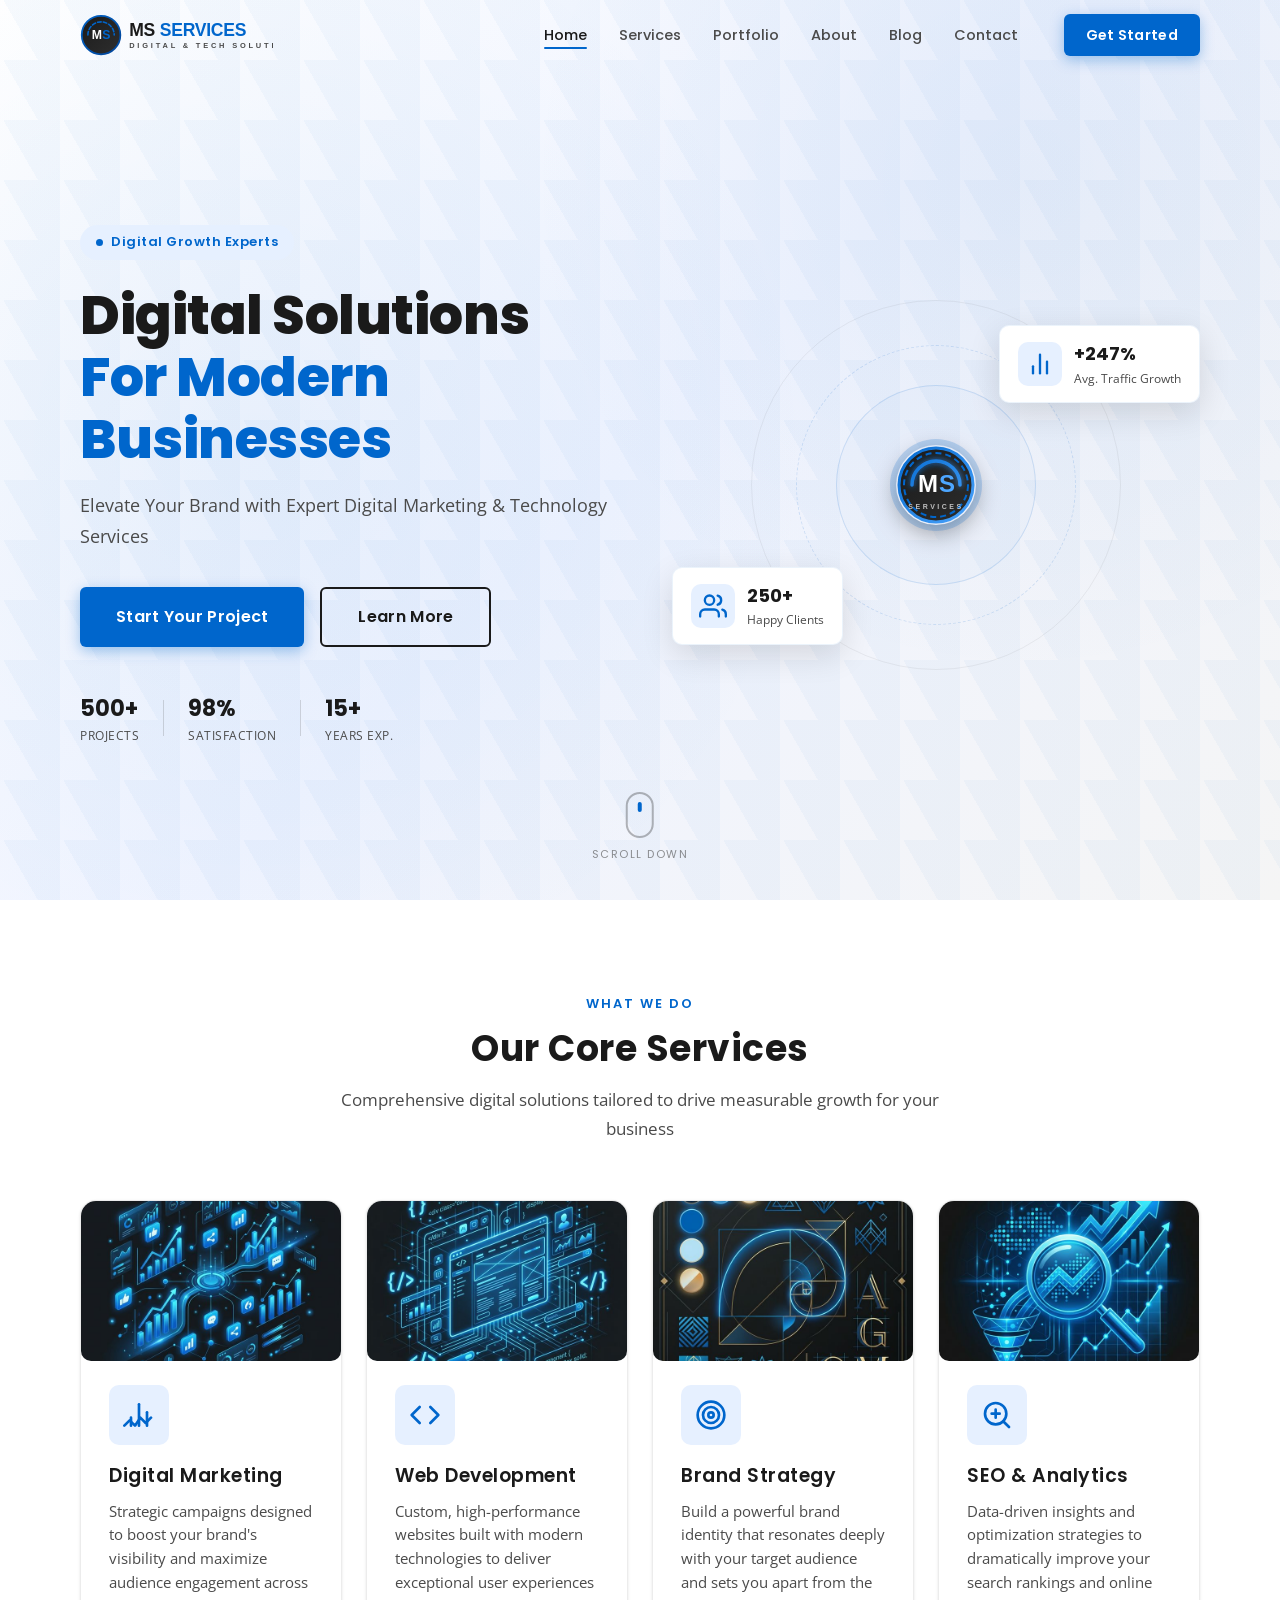
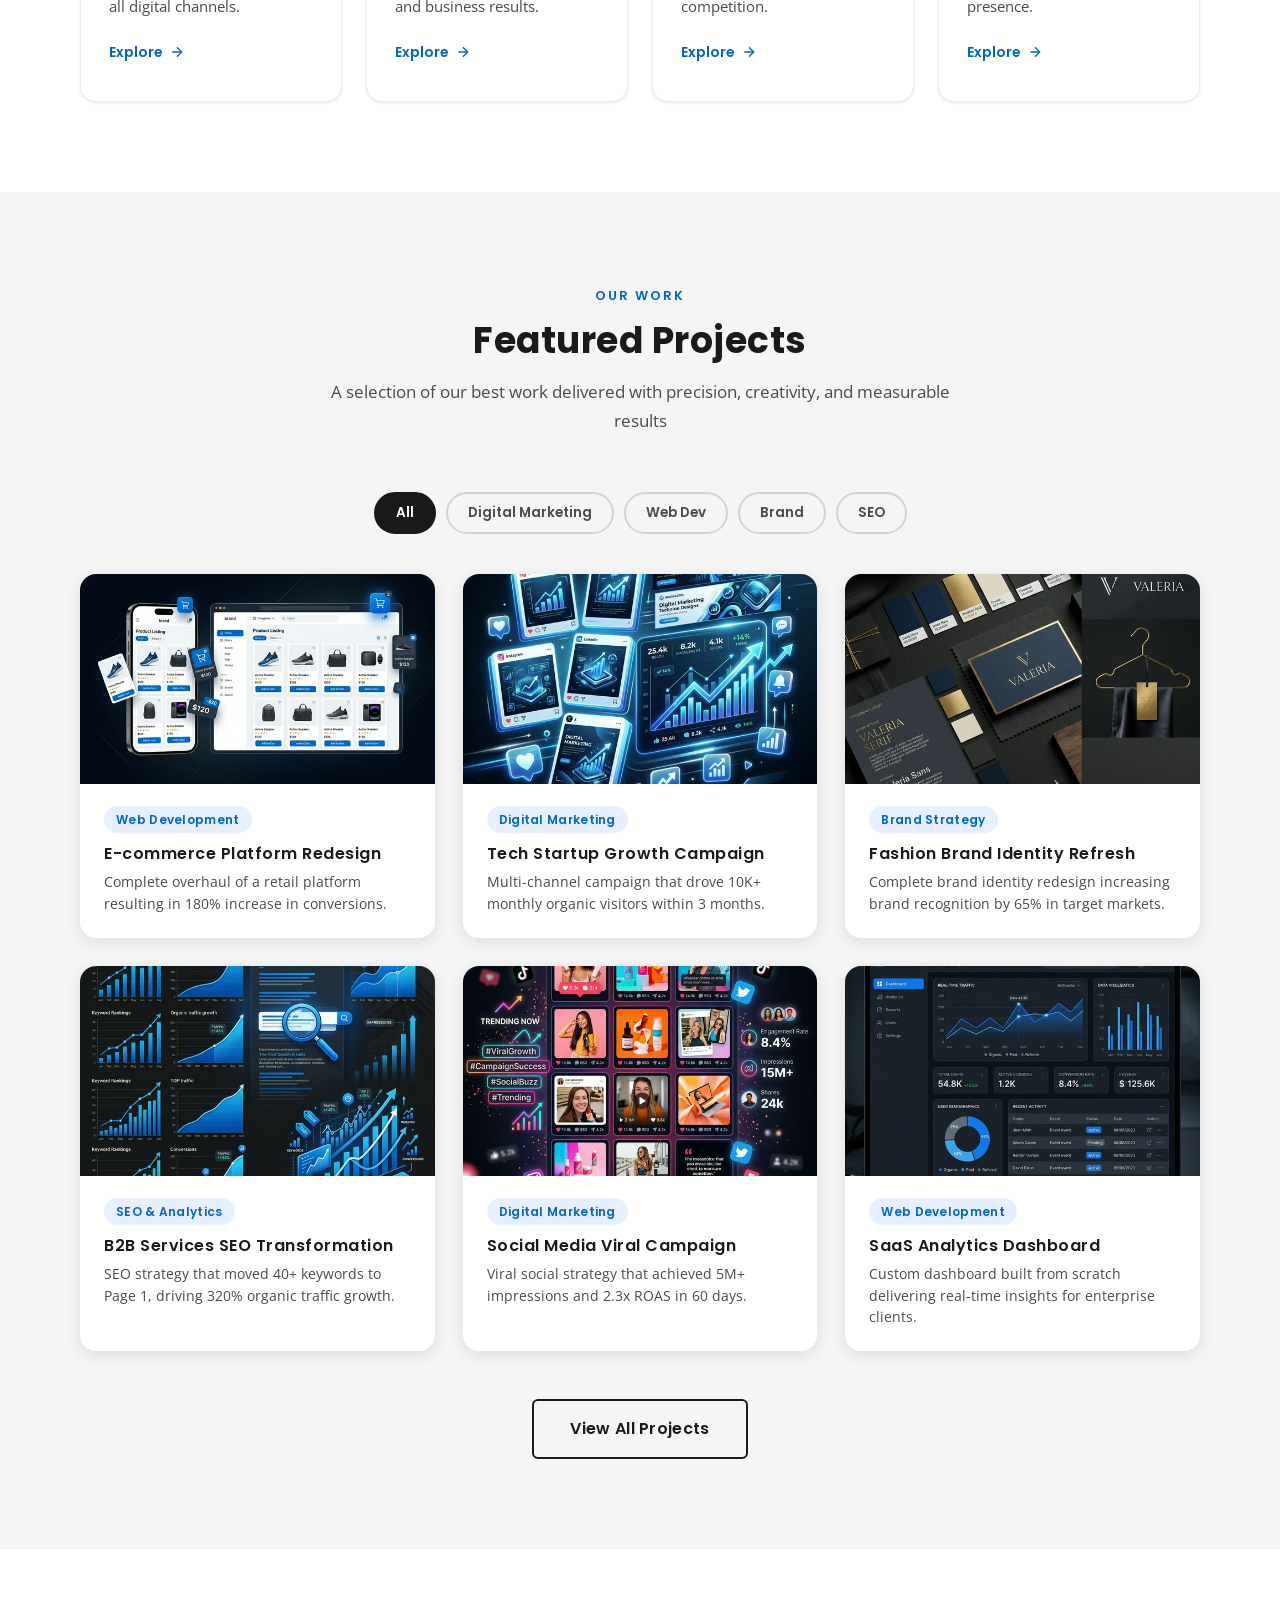
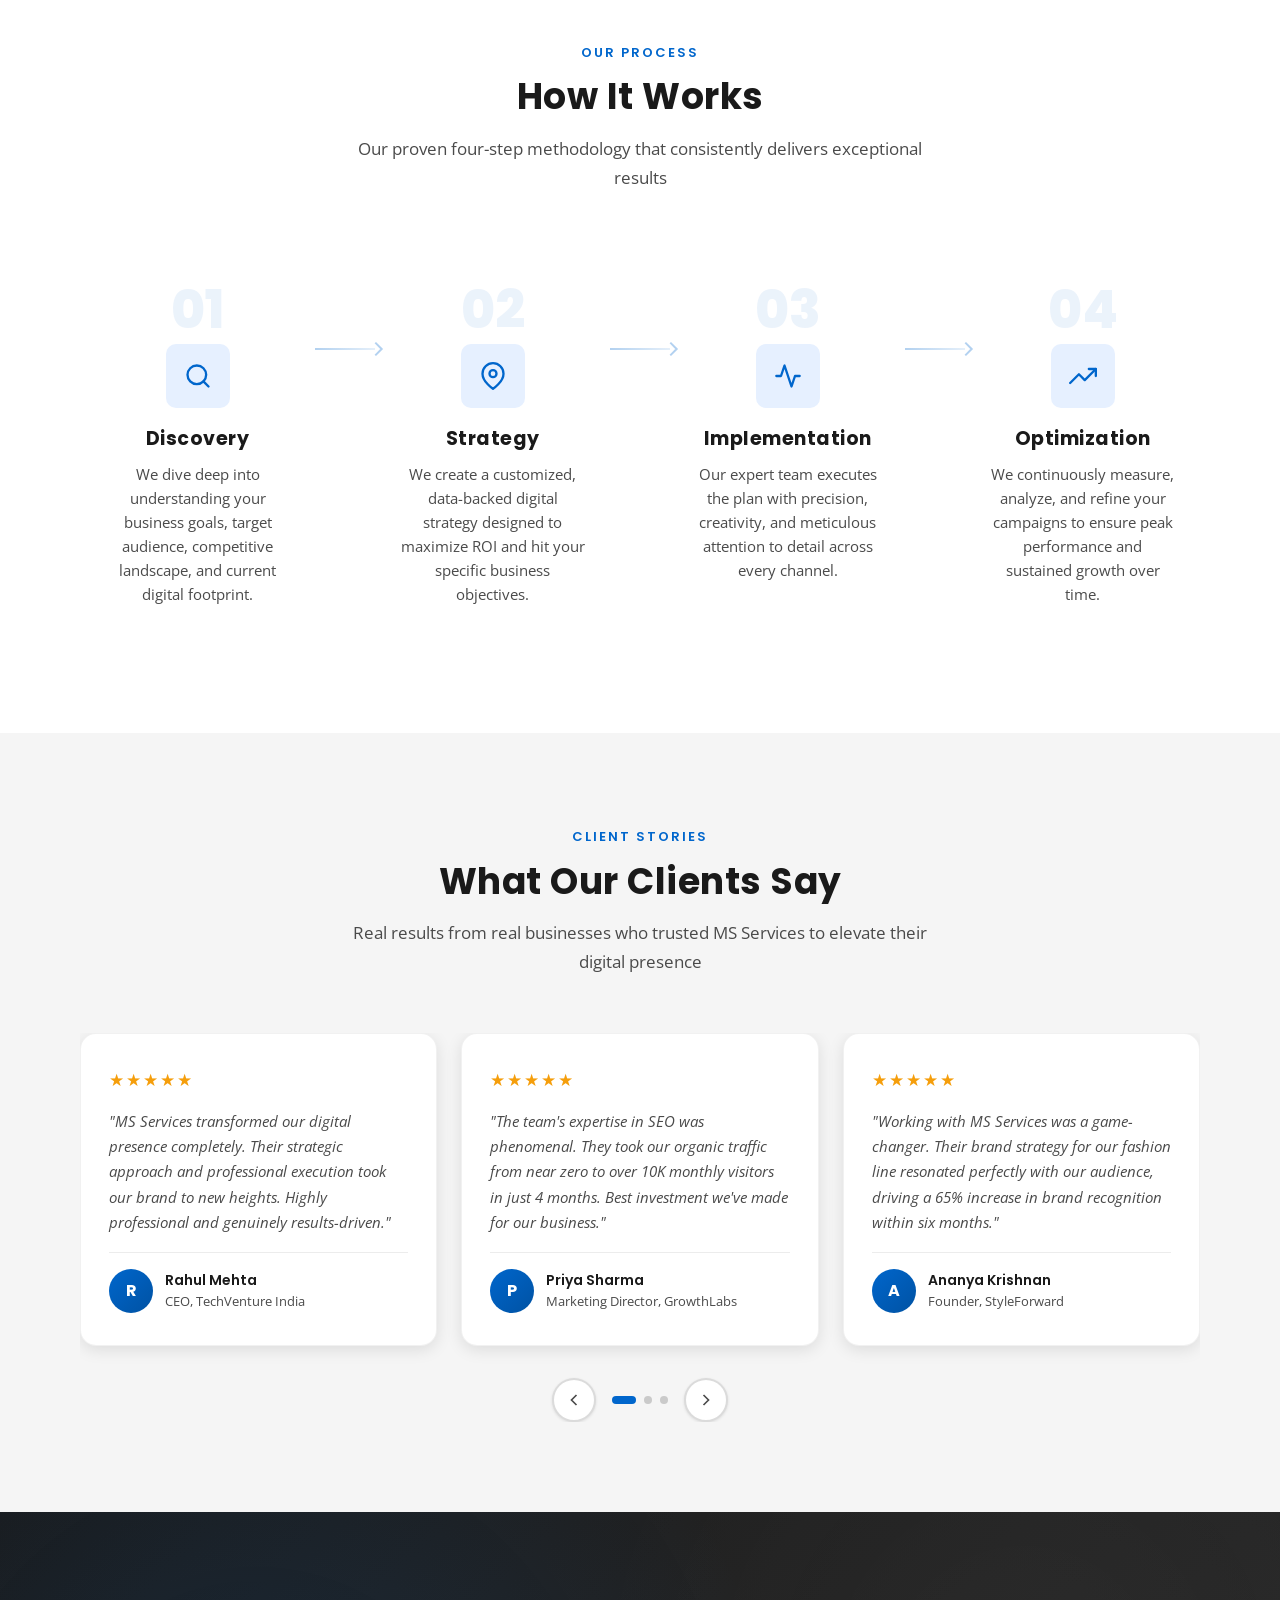
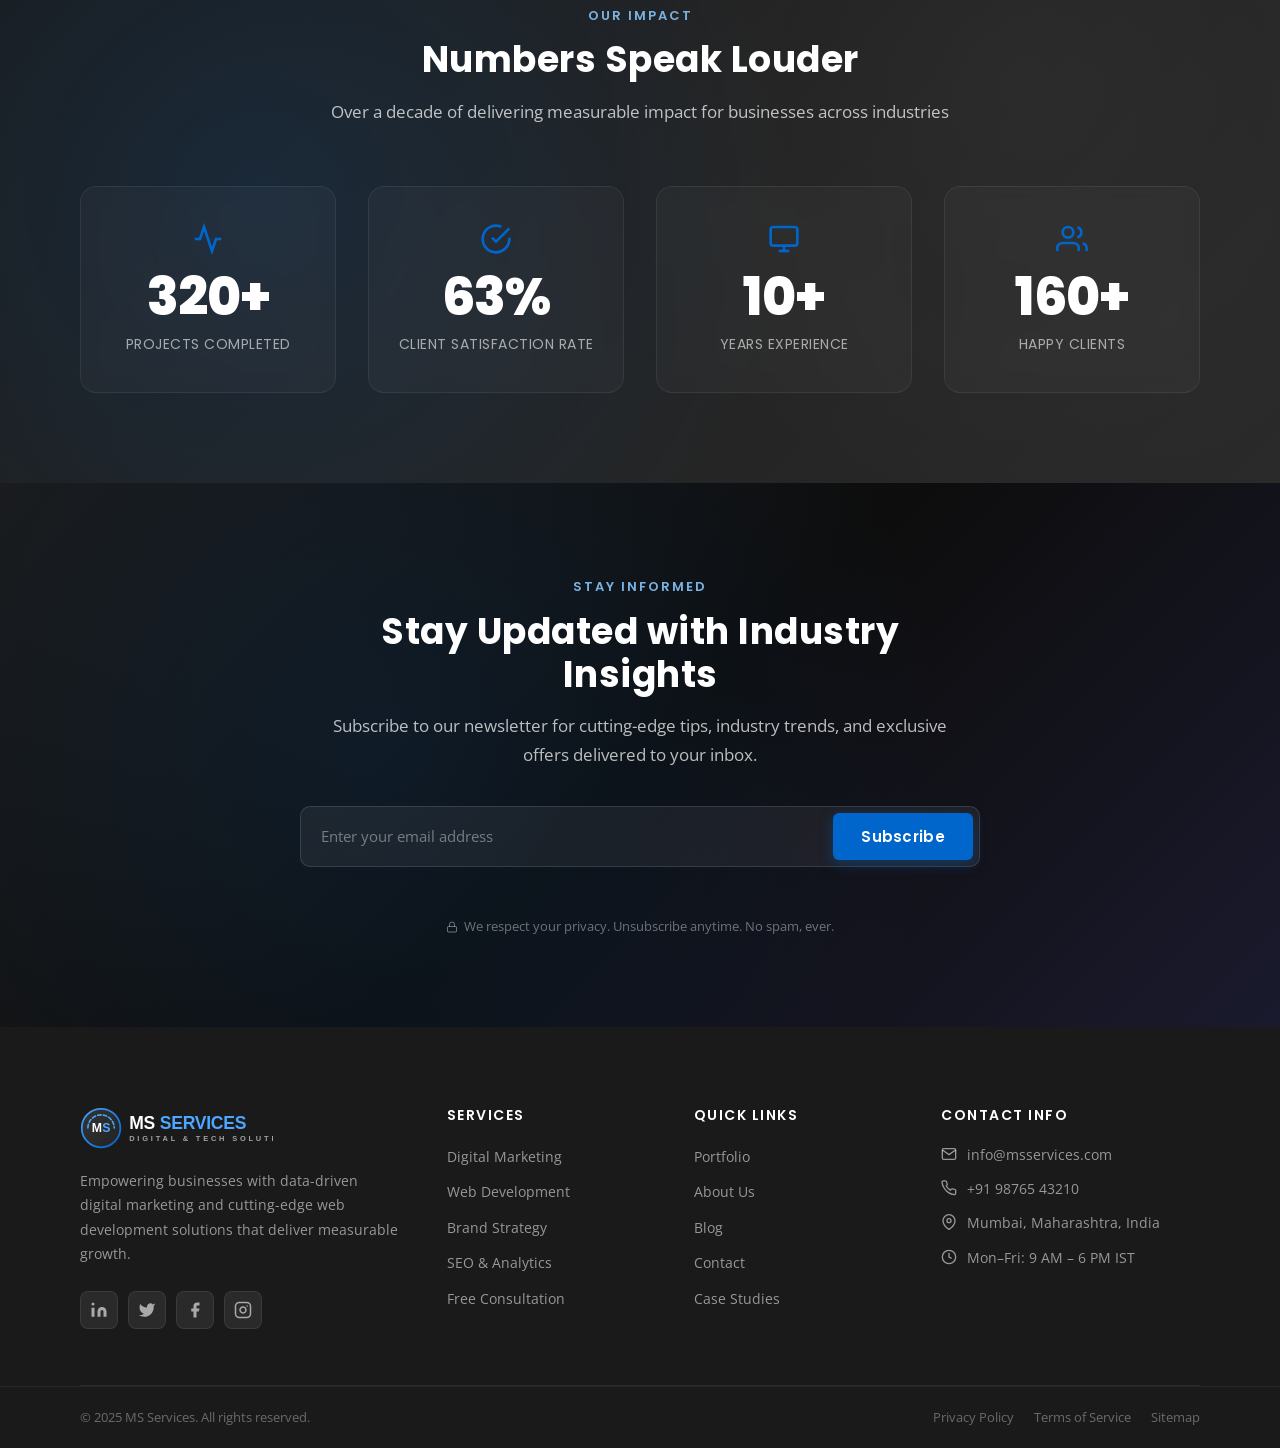
<file: index.html>
<!DOCTYPE html>
<html lang="en">

<head>
  <meta charset="UTF-8" />
  <meta name="viewport" content="width=device-width, initial-scale=1.0" />
  <title>MS Services - Digital Marketing &amp; Web Development Solutions</title>
  <meta name="description"
    content="Professional digital marketing, web development, and brand strategy services. Drive growth with data-driven solutions." />
  <meta name="keywords" content="digital marketing, web development, brand strategy, SEO, online presence" />
  <meta property="og:title" content="MS Services - Digital Marketing &amp; Web Development Solutions" />
  <meta property="og:description"
    content="Professional digital marketing, web development, and brand strategy services." />
  <meta property="og:type" content="website" />

  <!-- Google Fonts -->
  <link rel="preconnect" href="https://fonts.googleapis.com" />
  <link rel="preconnect" href="https://fonts.gstatic.com" crossorigin />
  <link
    href="https://fonts.googleapis.com/css2?family=Poppins:wght@400;500;600;700;800&family=Open+Sans:wght@400;500;600&display=swap"
    rel="stylesheet" />

  <!-- Schema Markup -->
  <script type="application/ld+json">
  {
    "@context": "https://schema.org",
    "@type": "ProfessionalService",
    "name": "MS Services",
    "description": "Professional digital marketing, web development, and brand strategy services.",
    "url": "https://msservices.com",
    "serviceType": ["Digital Marketing", "Web Development", "Brand Strategy", "SEO"]
  }
  </script>

  <link rel="stylesheet" href="style.css" />
</head>

<body>

  <!-- ===================== NAVIGATION ===================== -->
  <nav class="navbar" id="navbar" role="navigation" aria-label="Main navigation">
    <div class="nav-container">
      <a href="index.html" class="nav-logo" aria-label="MS Services Home">
        <img src="images/logo-header.svg" alt="MS Services" width="200" height="44" class="nav-logo-svg" />
      </a>

      <ul class="nav-menu" id="navMenu" role="list">
        <li><a href="index.html" class="nav-link active" id="nav-home">Home</a></li>
        <li><a href="services.html" class="nav-link" id="nav-services">Services</a></li>
        <li><a href="portfolio.html" class="nav-link" id="nav-portfolio">Portfolio</a></li>
        <li><a href="about.html" class="nav-link" id="nav-about">About</a></li>
        <li><a href="blog.html" class="nav-link" id="nav-blog">Blog</a></li>
        <li><a href="contact.html" class="nav-link" id="nav-contact">Contact</a></li>
      </ul>

      <a href="contact.html" class="btn btn-primary nav-cta" id="nav-get-started">Get Started</a>

      <button class="hamburger" id="hamburgerBtn" aria-label="Toggle navigation menu" aria-expanded="false"
        aria-controls="navMenu">
        <span class="hamburger-line"></span>
        <span class="hamburger-line"></span>
        <span class="hamburger-line"></span>
      </button>
    </div>
  </nav>

  <!-- ===================== HERO SECTION ===================== -->
  <section class="hero" id="home" aria-labelledby="hero-heading">
    <div class="hero-bg-pattern" aria-hidden="true"></div>
    <div class="hero-container">
      <div class="hero-content">
        <div class="hero-badge">
          <span class="badge-dot"></span>
          Digital Growth Experts
        </div>
        <h1 id="hero-heading" class="hero-title">
          Digital Solutions<br />
          <span class="hero-title-accent">For Modern Businesses</span>
        </h1>
        <p class="hero-subtitle">
          Elevate Your Brand with Expert Digital Marketing &amp; Technology Services
        </p>
        <div class="hero-ctas">
          <a href="#contact" class="btn btn-primary btn-lg" id="hero-start-project">Start Your Project</a>
          <a href="#services" class="btn btn-secondary btn-lg" id="hero-learn-more">Learn More</a>
        </div>
        <div class="hero-stats">
          <div class="hero-stat">
            <span class="hero-stat-number">500+</span>
            <span class="hero-stat-label">Projects</span>
          </div>
          <div class="hero-stat-divider" aria-hidden="true"></div>
          <div class="hero-stat">
            <span class="hero-stat-number">98%</span>
            <span class="hero-stat-label">Satisfaction</span>
          </div>
          <div class="hero-stat-divider" aria-hidden="true"></div>
          <div class="hero-stat">
            <span class="hero-stat-number">15+</span>
            <span class="hero-stat-label">Years Exp.</span>
          </div>
        </div>
      </div>
      <div class="hero-visual" aria-hidden="true">
        <div class="hero-card floating">
          <div class="hero-card-icon">
            <svg width="28" height="28" viewBox="0 0 24 24" fill="none" stroke="#0066cc" stroke-width="2"
              stroke-linecap="round" stroke-linejoin="round">
              <line x1="18" y1="20" x2="18" y2="10" />
              <line x1="12" y1="20" x2="12" y2="4" />
              <line x1="6" y1="20" x2="6" y2="14" />
            </svg>
          </div>
          <div>
            <div class="hero-card-value">+247%</div>
            <div class="hero-card-label">Avg. Traffic Growth</div>
          </div>
        </div>
        <div class="hero-ring hero-ring-1"></div>
        <div class="hero-ring hero-ring-2"></div>
        <div class="hero-ring hero-ring-3"></div>
        <div class="hero-center-badge">
          <img src="images/logo-badge.svg" alt="MS Services Badge" width="80" height="80" class="hero-logo-img" />
        </div>
        <div class="hero-card hero-card-2 floating-slow">
          <div class="hero-card-icon">
            <svg width="28" height="28" viewBox="0 0 24 24" fill="none" stroke="#0066cc" stroke-width="2"
              stroke-linecap="round" stroke-linejoin="round">
              <path d="M17 21v-2a4 4 0 0 0-4-4H5a4 4 0 0 0-4 4v2" />
              <circle cx="9" cy="7" r="4" />
              <path d="M23 21v-2a4 4 0 0 0-3-3.87" />
              <path d="M16 3.13a4 4 0 0 1 0 7.75" />
            </svg>
          </div>
          <div>
            <div class="hero-card-value">250+</div>
            <div class="hero-card-label">Happy Clients</div>
          </div>
        </div>
      </div>
    </div>
    <div class="scroll-indicator" aria-label="Scroll down">
      <div class="scroll-mouse">
        <div class="scroll-wheel"></div>
      </div>
      <span class="scroll-text">Scroll Down</span>
    </div>
  </section>

  <!-- ===================== SERVICES SECTION ===================== -->
  <section class="section services-section" id="services" aria-labelledby="services-heading">
    <div class="container">
      <div class="section-header reveal">
        <span class="section-tag">What We Do</span>
        <h2 id="services-heading" class="section-title">Our Core Services</h2>
        <p class="section-subtitle">Comprehensive digital solutions tailored to drive measurable growth for your
          business</p>
      </div>
      <div class="services-grid">

        <div class="service-card reveal" role="article">
          <div class="service-img-wrap">
            <img src="images/service-digital-marketing.png" alt="Digital Marketing Service" loading="lazy" />
          </div>
          <div class="service-icon-wrap">
            <svg width="32" height="32" viewBox="0 0 24 24" fill="none" stroke="#0066cc" stroke-width="2"
              stroke-linecap="round" stroke-linejoin="round" aria-hidden="true">
              <line x1="18" y1="20" x2="18" y2="10" />
              <line x1="12" y1="20" x2="12" y2="4" />
              <line x1="6" y1="20" x2="6" y2="14" />
              <polyline points="1 20 5 16 9 20 13 14 17 18 21 14" />
            </svg>
          </div>
          <h3 class="service-title">Digital Marketing</h3>
          <p class="service-desc">Strategic campaigns designed to boost your brand's visibility and maximize audience
            engagement across all digital channels.</p>
          <a href="services.html" class="service-link" id="service-marketing-link">Explore <svg width="16" height="16"
              viewBox="0 0 24 24" fill="none" stroke="currentColor" stroke-width="2">
              <line x1="5" y1="12" x2="19" y2="12" />
              <polyline points="12 5 19 12 12 19" />
            </svg></a>
        </div>

        <div class="service-card reveal" role="article">
          <div class="service-img-wrap">
            <img src="images/service-web-development.png" alt="Web Development Service" loading="lazy" />
          </div>
          <div class="service-icon-wrap">
            <svg width="32" height="32" viewBox="0 0 24 24" fill="none" stroke="#0066cc" stroke-width="2"
              stroke-linecap="round" stroke-linejoin="round" aria-hidden="true">
              <polyline points="16 18 22 12 16 6" />
              <polyline points="8 6 2 12 8 18" />
            </svg>
          </div>
          <h3 class="service-title">Web Development</h3>
          <p class="service-desc">Custom, high-performance websites built with modern technologies to deliver
            exceptional user experiences and business results.</p>
          <a href="services.html" class="service-link" id="service-webdev-link">Explore <svg width="16" height="16"
              viewBox="0 0 24 24" fill="none" stroke="currentColor" stroke-width="2">
              <line x1="5" y1="12" x2="19" y2="12" />
              <polyline points="12 5 19 12 12 19" />
            </svg></a>
        </div>

        <div class="service-card reveal" role="article">
          <div class="service-img-wrap">
            <img src="images/service-brand-strategy.png" alt="Brand Strategy Service" loading="lazy" />
          </div>
          <div class="service-icon-wrap">
            <svg width="32" height="32" viewBox="0 0 24 24" fill="none" stroke="#0066cc" stroke-width="2"
              stroke-linecap="round" stroke-linejoin="round" aria-hidden="true">
              <circle cx="12" cy="12" r="10" />
              <circle cx="12" cy="12" r="6" />
              <circle cx="12" cy="12" r="2" />
            </svg>
          </div>
          <h3 class="service-title">Brand Strategy</h3>
          <p class="service-desc">Build a powerful brand identity that resonates deeply with your target audience and
            sets you apart from the competition.</p>
          <a href="services.html" class="service-link" id="service-brand-link">Explore <svg width="16" height="16"
              viewBox="0 0 24 24" fill="none" stroke="currentColor" stroke-width="2">
              <line x1="5" y1="12" x2="19" y2="12" />
              <polyline points="12 5 19 12 12 19" />
            </svg></a>
        </div>

        <div class="service-card reveal" role="article">
          <div class="service-img-wrap">
            <img src="images/service-seo-analytics.png" alt="SEO and Analytics Service" loading="lazy" />
          </div>
          <div class="service-icon-wrap">
            <svg width="32" height="32" viewBox="0 0 24 24" fill="none" stroke="#0066cc" stroke-width="2"
              stroke-linecap="round" stroke-linejoin="round" aria-hidden="true">
              <circle cx="11" cy="11" r="8" />
              <line x1="21" y1="21" x2="16.65" y2="16.65" />
              <line x1="11" y1="8" x2="11" y2="14" />
              <line x1="8" y1="11" x2="14" y2="11" />
            </svg>
          </div>
          <h3 class="service-title">SEO &amp; Analytics</h3>
          <p class="service-desc">Data-driven insights and optimization strategies to dramatically improve your search
            rankings and online presence.</p>
          <a href="services.html" class="service-link" id="service-seo-link">Explore <svg width="16" height="16"
              viewBox="0 0 24 24" fill="none" stroke="currentColor" stroke-width="2">
              <line x1="5" y1="12" x2="19" y2="12" />
              <polyline points="12 5 19 12 12 19" />
            </svg></a>
        </div>

      </div>
    </div>
  </section>

  <!-- ===================== PORTFOLIO SECTION ===================== -->
  <section class="section portfolio-section bg-light" id="portfolio" aria-labelledby="portfolio-heading">
    <div class="container">
      <div class="section-header reveal">
        <span class="section-tag">Our Work</span>
        <h2 id="portfolio-heading" class="section-title">Featured Projects</h2>
        <p class="section-subtitle">A selection of our best work delivered with precision, creativity, and measurable
          results</p>
      </div>

      <div class="portfolio-filters reveal" role="group" aria-label="Portfolio filter buttons">
        <button class="filter-btn active" data-filter="all" id="filter-all">All</button>
        <button class="filter-btn" data-filter="marketing" id="filter-marketing">Digital Marketing</button>
        <button class="filter-btn" data-filter="webdev" id="filter-webdev">Web Dev</button>
        <button class="filter-btn" data-filter="brand" id="filter-brand">Brand</button>
        <button class="filter-btn" data-filter="seo" id="filter-seo">SEO</button>
      </div>

      <div class="portfolio-grid" id="portfolioGrid">

        <article class="portfolio-card reveal" data-category="webdev">
          <div class="portfolio-img-wrap">
            <img src="images/portfolio-ecommerce.png" alt="E-commerce Platform Redesign" class="portfolio-img"
              loading="lazy" />
            <div class="portfolio-overlay">
              <a href="#contact" class="btn btn-primary" id="portfolio-case-1">View Case Study</a>
            </div>
          </div>
          <div class="portfolio-info">
            <span class="portfolio-tag">Web Development</span>
            <h3 class="portfolio-title">E-commerce Platform Redesign</h3>
            <p class="portfolio-desc">Complete overhaul of a retail platform resulting in 180% increase in conversions.
            </p>
          </div>
        </article>

        <article class="portfolio-card reveal" data-category="marketing">
          <div class="portfolio-img-wrap">
            <img src="images/portfolio-marketing.png" alt="Tech Startup Growth Campaign" class="portfolio-img"
              loading="lazy" />
            <div class="portfolio-overlay">
              <a href="#contact" class="btn btn-primary" id="portfolio-case-2">View Case Study</a>
            </div>
          </div>
          <div class="portfolio-info">
            <span class="portfolio-tag">Digital Marketing</span>
            <h3 class="portfolio-title">Tech Startup Growth Campaign</h3>
            <p class="portfolio-desc">Multi-channel campaign that drove 10K+ monthly organic visitors within 3 months.
            </p>
          </div>
        </article>

        <article class="portfolio-card reveal" data-category="brand">
          <div class="portfolio-img-wrap">
            <img src="images/portfolio-brand.png" alt="Fashion Brand Identity Refresh" class="portfolio-img"
              loading="lazy" />
            <div class="portfolio-overlay">
              <a href="#contact" class="btn btn-primary" id="portfolio-case-3">View Case Study</a>
            </div>
          </div>
          <div class="portfolio-info">
            <span class="portfolio-tag">Brand Strategy</span>
            <h3 class="portfolio-title">Fashion Brand Identity Refresh</h3>
            <p class="portfolio-desc">Complete brand identity redesign increasing brand recognition by 65% in target
              markets.</p>
          </div>
        </article>

        <article class="portfolio-card reveal" data-category="seo">
          <div class="portfolio-img-wrap">
            <img src="images/portfolio-seo.png" alt="B2B Services SEO Transformation" class="portfolio-img"
              loading="lazy" />
            <div class="portfolio-overlay">
              <a href="#contact" class="btn btn-primary" id="portfolio-case-4">View Case Study</a>
            </div>
          </div>
          <div class="portfolio-info">
            <span class="portfolio-tag">SEO &amp; Analytics</span>
            <h3 class="portfolio-title">B2B Services SEO Transformation</h3>
            <p class="portfolio-desc">SEO strategy that moved 40+ keywords to Page 1, driving 320% organic traffic
              growth.</p>
          </div>
        </article>

        <article class="portfolio-card reveal" data-category="marketing">
          <div class="portfolio-img-wrap">
            <img src="images/portfolio-social.png" alt="Social Media Viral Campaign" class="portfolio-img"
              loading="lazy" />
            <div class="portfolio-overlay">
              <a href="#contact" class="btn btn-primary" id="portfolio-case-5">View Case Study</a>
            </div>
          </div>
          <div class="portfolio-info">
            <span class="portfolio-tag">Digital Marketing</span>
            <h3 class="portfolio-title">Social Media Viral Campaign</h3>
            <p class="portfolio-desc">Viral social strategy that achieved 5M+ impressions and 2.3x ROAS in 60 days.</p>
          </div>
        </article>

        <article class="portfolio-card reveal" data-category="webdev">
          <div class="portfolio-img-wrap">
            <img src="images/portfolio-saas.png" alt="SaaS Analytics Dashboard" class="portfolio-img" loading="lazy" />
            <div class="portfolio-overlay">
              <a href="#contact" class="btn btn-primary" id="portfolio-case-6">View Case Study</a>
            </div>
          </div>
          <div class="portfolio-info">
            <span class="portfolio-tag">Web Development</span>
            <h3 class="portfolio-title">SaaS Analytics Dashboard</h3>
            <p class="portfolio-desc">Custom dashboard built from scratch delivering real-time insights for enterprise
              clients.</p>
          </div>
        </article>

      </div>

      <div class="section-cta reveal">
        <a href="portfolio.html" class="btn btn-secondary btn-lg" id="portfolio-view-all">View All Projects</a>
      </div>
    </div>
  </section>

  <!-- ===================== HOW IT WORKS ===================== -->
  <section class="section process-section" id="about" aria-labelledby="process-heading">
    <div class="container">
      <div class="section-header reveal">
        <span class="section-tag">Our Process</span>
        <h2 id="process-heading" class="section-title">How It Works</h2>
        <p class="section-subtitle">Our proven four-step methodology that consistently delivers exceptional results</p>
      </div>
      <div class="process-steps">

        <div class="process-step reveal" role="article">
          <div class="process-number" aria-hidden="true">01</div>
          <div class="process-icon-wrap">
            <svg width="28" height="28" viewBox="0 0 24 24" fill="none" stroke="#0066cc" stroke-width="2"
              stroke-linecap="round" stroke-linejoin="round" aria-hidden="true">
              <circle cx="11" cy="11" r="8" />
              <line x1="21" y1="21" x2="16.65" y2="16.65" />
            </svg>
          </div>
          <h3 class="process-title">Discovery</h3>
          <p class="process-desc">We dive deep into understanding your business goals, target audience, competitive
            landscape, and current digital footprint.</p>
        </div>

        <div class="process-connector" aria-hidden="true"></div>

        <div class="process-step reveal" role="article">
          <div class="process-number" aria-hidden="true">02</div>
          <div class="process-icon-wrap">
            <svg width="28" height="28" viewBox="0 0 24 24" fill="none" stroke="#0066cc" stroke-width="2"
              stroke-linecap="round" stroke-linejoin="round" aria-hidden="true">
              <path d="M21 10c0 7-9 13-9 13s-9-6-9-13a9 9 0 0 1 18 0z" />
              <circle cx="12" cy="10" r="3" />
            </svg>
          </div>
          <h3 class="process-title">Strategy</h3>
          <p class="process-desc">We create a customized, data-backed digital strategy designed to maximize ROI and hit
            your specific business objectives.</p>
        </div>

        <div class="process-connector" aria-hidden="true"></div>

        <div class="process-step reveal" role="article">
          <div class="process-number" aria-hidden="true">03</div>
          <div class="process-icon-wrap">
            <svg width="28" height="28" viewBox="0 0 24 24" fill="none" stroke="#0066cc" stroke-width="2"
              stroke-linecap="round" stroke-linejoin="round" aria-hidden="true">
              <polyline points="22 12 18 12 15 21 9 3 6 12 2 12" />
            </svg>
          </div>
          <h3 class="process-title">Implementation</h3>
          <p class="process-desc">Our expert team executes the plan with precision, creativity, and meticulous attention
            to detail across every channel.</p>
        </div>

        <div class="process-connector" aria-hidden="true"></div>

        <div class="process-step reveal" role="article">
          <div class="process-number" aria-hidden="true">04</div>
          <div class="process-icon-wrap">
            <svg width="28" height="28" viewBox="0 0 24 24" fill="none" stroke="#0066cc" stroke-width="2"
              stroke-linecap="round" stroke-linejoin="round" aria-hidden="true">
              <polyline points="23 6 13.5 15.5 8.5 10.5 1 18" />
              <polyline points="17 6 23 6 23 12" />
            </svg>
          </div>
          <h3 class="process-title">Optimization</h3>
          <p class="process-desc">We continuously measure, analyze, and refine your campaigns to ensure peak performance
            and sustained growth over time.</p>
        </div>

      </div>
    </div>
  </section>

  <!-- ===================== TESTIMONIALS ===================== -->
  <section class="section testimonials-section bg-light" id="blog" aria-labelledby="testimonials-heading">
    <div class="container">
      <div class="section-header reveal">
        <span class="section-tag">Client Stories</span>
        <h2 id="testimonials-heading" class="section-title">What Our Clients Say</h2>
        <p class="section-subtitle">Real results from real businesses who trusted MS Services to elevate their digital
          presence</p>
      </div>
      <div class="testimonials-wrapper reveal">
        <div class="testimonials-track" id="testimonialsTrack" role="list">

          <div class="testimonial-card" role="listitem">
            <div class="testimonial-stars" aria-label="5 out of 5 stars" role="img">★★★★★</div>
            <p class="testimonial-quote">"MS Services transformed our digital presence completely. Their strategic
              approach and professional execution took our brand to new heights. Highly professional and genuinely
              results-driven."</p>
            <div class="testimonial-client">
              <div class="client-avatar" aria-hidden="true">R</div>
              <div>
                <div class="client-name">Rahul Mehta</div>
                <div class="client-role">CEO, TechVenture India</div>
              </div>
            </div>
          </div>

          <div class="testimonial-card" role="listitem">
            <div class="testimonial-stars" aria-label="5 out of 5 stars" role="img">★★★★★</div>
            <p class="testimonial-quote">"The team's expertise in SEO was phenomenal. They took our organic traffic from
              near zero to over 10K monthly visitors in just 4 months. Best investment we've made for our business."</p>
            <div class="testimonial-client">
              <div class="client-avatar" aria-hidden="true">P</div>
              <div>
                <div class="client-name">Priya Sharma</div>
                <div class="client-role">Marketing Director, GrowthLabs</div>
              </div>
            </div>
          </div>

          <div class="testimonial-card" role="listitem">
            <div class="testimonial-stars" aria-label="5 out of 5 stars" role="img">★★★★★</div>
            <p class="testimonial-quote">"Working with MS Services was a game-changer. Their brand strategy for our
              fashion line resonated perfectly with our audience, driving a 65% increase in brand recognition within six
              months."</p>
            <div class="testimonial-client">
              <div class="client-avatar" aria-hidden="true">A</div>
              <div>
                <div class="client-name">Ananya Krishnan</div>
                <div class="client-role">Founder, StyleForward</div>
              </div>
            </div>
          </div>

          <div class="testimonial-card" role="listitem">
            <div class="testimonial-stars" aria-label="5 out of 5 stars" role="img">★★★★★</div>
            <p class="testimonial-quote">"The website MS Services built for us exceeded every expectation. Modern, fast,
              and conversion-optimized — our online sales jumped 180% in the first quarter after launch."</p>
            <div class="testimonial-client">
              <div class="client-avatar" aria-hidden="true">V</div>
              <div>
                <div class="client-name">Vikram Nair</div>
                <div class="client-role">Director, Commerce Plus</div>
              </div>
            </div>
          </div>

          <div class="testimonial-card" role="listitem">
            <div class="testimonial-stars" aria-label="5 out of 5 stars" role="img">★★★★★</div>
            <p class="testimonial-quote">"Exceptional digital marketing team. Their data-driven campaigns delivered a 3x
              return on ad spend within the first two months. I'd recommend MS Services to any business serious about
              growth."</p>
            <div class="testimonial-client">
              <div class="client-avatar" aria-hidden="true">S</div>
              <div>
                <div class="client-name">Suresh Patel</div>
                <div class="client-role">COO, ScaleUp Ventures</div>
              </div>
            </div>
          </div>

        </div>
        <div class="testimonials-controls" role="group" aria-label="Testimonial carousel controls">
          <button class="carousel-btn carousel-prev" id="testimonialPrev" aria-label="Previous testimonial">
            <svg width="20" height="20" viewBox="0 0 24 24" fill="none" stroke="currentColor" stroke-width="2">
              <polyline points="15 18 9 12 15 6" />
            </svg>
          </button>
          <div class="carousel-dots" id="carouselDots" role="tablist" aria-label="Testimonial indicator dots"></div>
          <button class="carousel-btn carousel-next" id="testimonialNext" aria-label="Next testimonial">
            <svg width="20" height="20" viewBox="0 0 24 24" fill="none" stroke="currentColor" stroke-width="2">
              <polyline points="9 18 15 12 9 6" />
            </svg>
          </button>
        </div>
      </div>
    </div>
  </section>

  <!-- ===================== STATISTICS SECTION ===================== -->
  <section class="section stats-section" id="stats" aria-labelledby="stats-heading">
    <div class="stats-bg" aria-hidden="true"></div>
    <div class="container">
      <div class="section-header reveal">
        <span class="section-tag light">Our Impact</span>
        <h2 id="stats-heading" class="section-title light">Numbers Speak Louder</h2>
        <p class="section-subtitle light">Over a decade of delivering measurable impact for businesses across industries
        </p>
      </div>
      <div class="stats-grid">
        <div class="stat-item reveal" role="article">
          <div class="stat-icon" aria-hidden="true">
            <svg width="32" height="32" viewBox="0 0 24 24" fill="none" stroke="#0066cc" stroke-width="2">
              <polyline points="22 12 18 12 15 21 9 3 6 12 2 12" />
            </svg>
          </div>
          <div class="stat-number" data-target="500" data-suffix="+">0</div>
          <div class="stat-label">Projects Completed</div>
        </div>
        <div class="stat-item reveal" role="article">
          <div class="stat-icon" aria-hidden="true">
            <svg width="32" height="32" viewBox="0 0 24 24" fill="none" stroke="#0066cc" stroke-width="2">
              <path d="M22 11.08V12a10 10 0 1 1-5.93-9.14" />
              <polyline points="22 4 12 14.01 9 11.01" />
            </svg>
          </div>
          <div class="stat-number" data-target="98" data-suffix="%">0</div>
          <div class="stat-label">Client Satisfaction Rate</div>
        </div>
        <div class="stat-item reveal" role="article">
          <div class="stat-icon" aria-hidden="true">
            <svg width="32" height="32" viewBox="0 0 24 24" fill="none" stroke="#0066cc" stroke-width="2">
              <rect x="2" y="3" width="20" height="14" rx="2" ry="2" />
              <line x1="8" y1="21" x2="16" y2="21" />
              <line x1="12" y1="17" x2="12" y2="21" />
            </svg>
          </div>
          <div class="stat-number" data-target="15" data-suffix="+">0</div>
          <div class="stat-label">Years Experience</div>
        </div>
        <div class="stat-item reveal" role="article">
          <div class="stat-icon" aria-hidden="true">
            <svg width="32" height="32" viewBox="0 0 24 24" fill="none" stroke="#0066cc" stroke-width="2">
              <path d="M17 21v-2a4 4 0 0 0-4-4H5a4 4 0 0 0-4 4v2" />
              <circle cx="9" cy="7" r="4" />
              <path d="M23 21v-2a4 4 0 0 0-3-3.87" />
              <path d="M16 3.13a4 4 0 0 1 0 7.75" />
            </svg>
          </div>
          <div class="stat-number" data-target="250" data-suffix="+">0</div>
          <div class="stat-label">Happy Clients</div>
        </div>
      </div>
    </div>
  </section>

  <!-- ===================== NEWSLETTER ===================== -->
  <section class="section newsletter-section" id="contact" aria-labelledby="newsletter-heading">
    <div class="container">
      <div class="newsletter-content reveal">
        <span class="section-tag light">Stay Informed</span>
        <h2 id="newsletter-heading" class="section-title light">Stay Updated with Industry Insights</h2>
        <p class="section-subtitle light">Subscribe to our newsletter for cutting-edge tips, industry trends, and
          exclusive offers delivered to your inbox.</p>
        <form class="newsletter-form" id="newsletterForm" novalidate aria-label="Newsletter subscription form">
          <div class="form-group">
            <input type="email" id="emailInput" name="email" class="form-input" placeholder="Enter your email address"
              autocomplete="email" required aria-label="Email address" aria-describedby="email-error email-success" />
            <button type="submit" class="btn btn-primary" id="subscribeBtn">Subscribe</button>
          </div>
          <div class="form-messages">
            <p class="form-success" id="email-success" role="alert" aria-live="polite" style="display:none;">
              <svg width="16" height="16" viewBox="0 0 24 24" fill="none" stroke="currentColor" stroke-width="2">
                <polyline points="20 6 9 17 4 12" />
              </svg>
              You're subscribed! Welcome to the MS Services community.
            </p>
            <p class="form-error" id="email-error" role="alert" aria-live="polite" style="display:none;">Please enter a
              valid email address.</p>
          </div>
          <p class="form-privacy">
            <svg width="12" height="12" viewBox="0 0 24 24" fill="none" stroke="currentColor" stroke-width="2">
              <rect x="3" y="11" width="18" height="11" rx="2" ry="2" />
              <path d="M7 11V7a5 5 0 0 1 10 0v4" />
            </svg>
            We respect your privacy. Unsubscribe anytime. No spam, ever.
          </p>
        </form>
      </div>
    </div>
  </section>

  <!-- ===================== FOOTER ===================== -->
  <footer class="footer" id="footer" role="contentinfo">
    <div class="container">
      <div class="footer-grid">

        <div class="footer-col footer-brand">
          <div class="footer-logo">
            <img src="images/logo-footer.svg" alt="MS Services" width="200" height="44" class="footer-logo-svg" />
          </div>
          <p class="footer-desc">Empowering businesses with data-driven digital marketing and cutting-edge web
            development solutions that deliver measurable growth.</p>
          <div class="social-links" role="list" aria-label="Social media links">
            <a href="#" class="social-link" aria-label="LinkedIn" id="social-linkedin" role="listitem">
              <svg width="18" height="18" viewBox="0 0 24 24" fill="currentColor" aria-hidden="true">
                <path d="M16 8a6 6 0 0 1 6 6v7h-4v-7a2 2 0 0 0-2-2 2 2 0 0 0-2 2v7h-4v-7a6 6 0 0 1 6-6z" />
                <rect x="2" y="9" width="4" height="12" />
                <circle cx="4" cy="4" r="2" />
              </svg>
            </a>
            <a href="#" class="social-link" aria-label="Twitter / X" id="social-twitter" role="listitem">
              <svg width="18" height="18" viewBox="0 0 24 24" fill="currentColor" aria-hidden="true">
                <path
                  d="M23 3a10.9 10.9 0 0 1-3.14 1.53 4.48 4.48 0 0 0-7.86 3v1A10.66 10.66 0 0 1 3 4s-4 9 5 13a11.64 11.64 0 0 1-7 2c9 5 20 0 20-11.5a4.5 4.5 0 0 0-.08-.83A7.72 7.72 0 0 0 23 3z" />
              </svg>
            </a>
            <a href="#" class="social-link" aria-label="Facebook" id="social-facebook" role="listitem">
              <svg width="18" height="18" viewBox="0 0 24 24" fill="currentColor" aria-hidden="true">
                <path d="M18 2h-3a5 5 0 0 0-5 5v3H7v4h3v8h4v-8h3l1-4h-4V7a1 1 0 0 1 1-1h3z" />
              </svg>
            </a>
            <a href="#" class="social-link" aria-label="Instagram" id="social-instagram" role="listitem">
              <svg width="18" height="18" viewBox="0 0 24 24" fill="none" stroke="currentColor" stroke-width="2"
                stroke-linecap="round" stroke-linejoin="round" aria-hidden="true">
                <rect x="2" y="2" width="20" height="20" rx="5" ry="5" />
                <path d="M16 11.37A4 4 0 1 1 12.63 8 4 4 0 0 1 16 11.37z" />
                <line x1="17.5" y1="6.5" x2="17.51" y2="6.5" />
              </svg>
            </a>
          </div>
        </div>

        <div class="footer-col">
          <h4 class="footer-col-title">Services</h4>
          <ul class="footer-links" role="list">
            <li><a href="#services" class="footer-link" id="footer-digital-marketing">Digital Marketing</a></li>
            <li><a href="#services" class="footer-link" id="footer-web-development">Web Development</a></li>
            <li><a href="#services" class="footer-link" id="footer-brand-strategy">Brand Strategy</a></li>
            <li><a href="#services" class="footer-link" id="footer-seo-analytics">SEO &amp; Analytics</a></li>
            <li><a href="#contact" class="footer-link" id="footer-consultation">Free Consultation</a></li>
          </ul>
        </div>

        <div class="footer-col">
          <h4 class="footer-col-title">Quick Links</h4>
          <ul class="footer-links" role="list">
            <li><a href="portfolio.html" class="footer-link" id="footer-portfolio">Portfolio</a></li>
            <li><a href="about.html" class="footer-link" id="footer-about">About Us</a></li>
            <li><a href="blog.html" class="footer-link" id="footer-blog">Blog</a></li>
            <li><a href="contact.html" class="footer-link" id="footer-contact">Contact</a></li>
            <li><a href="#stats" class="footer-link" id="footer-case-studies">Case Studies</a></li>
          </ul>
        </div>

        <div class="footer-col">
          <h4 class="footer-col-title">Contact Info</h4>
          <ul class="footer-contact-list">
            <li class="footer-contact-item">
              <svg width="16" height="16" viewBox="0 0 24 24" fill="none" stroke="currentColor" stroke-width="2"
                aria-hidden="true">
                <path d="M4 4h16c1.1 0 2 .9 2 2v12c0 1.1-.9 2-2 2H4c-1.1 0-2-.9-2-2V6c0-1.1.9-2 2-2z" />
                <polyline points="22,6 12,13 2,6" />
              </svg>
              <a href="mailto:info@msservices.com" class="footer-link" id="footer-email">info@msservices.com</a>
            </li>
            <li class="footer-contact-item">
              <svg width="16" height="16" viewBox="0 0 24 24" fill="none" stroke="currentColor" stroke-width="2"
                aria-hidden="true">
                <path
                  d="M22 16.92v3a2 2 0 0 1-2.18 2 19.79 19.79 0 0 1-8.63-3.07A19.5 19.5 0 0 1 4.69 12 19.79 19.79 0 0 1 1.53 3.49 2 2 0 0 1 3.5 1.27h3a2 2 0 0 1 2 1.72c.127.96.361 1.903.7 2.81a2 2 0 0 1-.45 2.11L7.91 9a16 16 0 0 0 6.09 6.09l1.27-1.27a2 2 0 0 1 2.11-.45c.907.339 1.85.573 2.81.7A2 2 0 0 1 22 16.92z" />
              </svg>
              <a href="tel:+919876543210" class="footer-link" id="footer-phone">+91 98765 43210</a>
            </li>
            <li class="footer-contact-item">
              <svg width="16" height="16" viewBox="0 0 24 24" fill="none" stroke="currentColor" stroke-width="2"
                aria-hidden="true">
                <path d="M21 10c0 7-9 13-9 13s-9-6-9-13a9 9 0 0 1 18 0z" />
                <circle cx="12" cy="10" r="3" />
              </svg>
              <span>Mumbai, Maharashtra, India</span>
            </li>
            <li class="footer-contact-item">
              <svg width="16" height="16" viewBox="0 0 24 24" fill="none" stroke="currentColor" stroke-width="2"
                aria-hidden="true">
                <circle cx="12" cy="12" r="10" />
                <polyline points="12 6 12 12 16 14" />
              </svg>
              <span>Mon–Fri: 9 AM – 6 PM IST</span>
            </li>
          </ul>
        </div>

      </div>
    </div>
    <div class="footer-bottom">
      <div class="container">
        <div class="footer-bottom-content">
          <p>&copy; 2025 MS Services. All rights reserved.</p>
          <div class="footer-bottom-links">
            <a href="#" class="footer-bottom-link" id="footer-privacy">Privacy Policy</a>
            <a href="#" class="footer-bottom-link" id="footer-terms">Terms of Service</a>
            <a href="#" class="footer-bottom-link" id="footer-sitemap">Sitemap</a>
          </div>
        </div>
      </div>
    </div>
  </footer>

  <!-- Back to top button -->
  <button class="back-to-top" id="backToTop" aria-label="Back to top">
    <svg width="20" height="20" viewBox="0 0 24 24" fill="none" stroke="currentColor" stroke-width="2">
      <polyline points="18 15 12 9 6 15" />
    </svg>
  </button>

  <script src="script.js"></script>
</body>

</html>
</file>
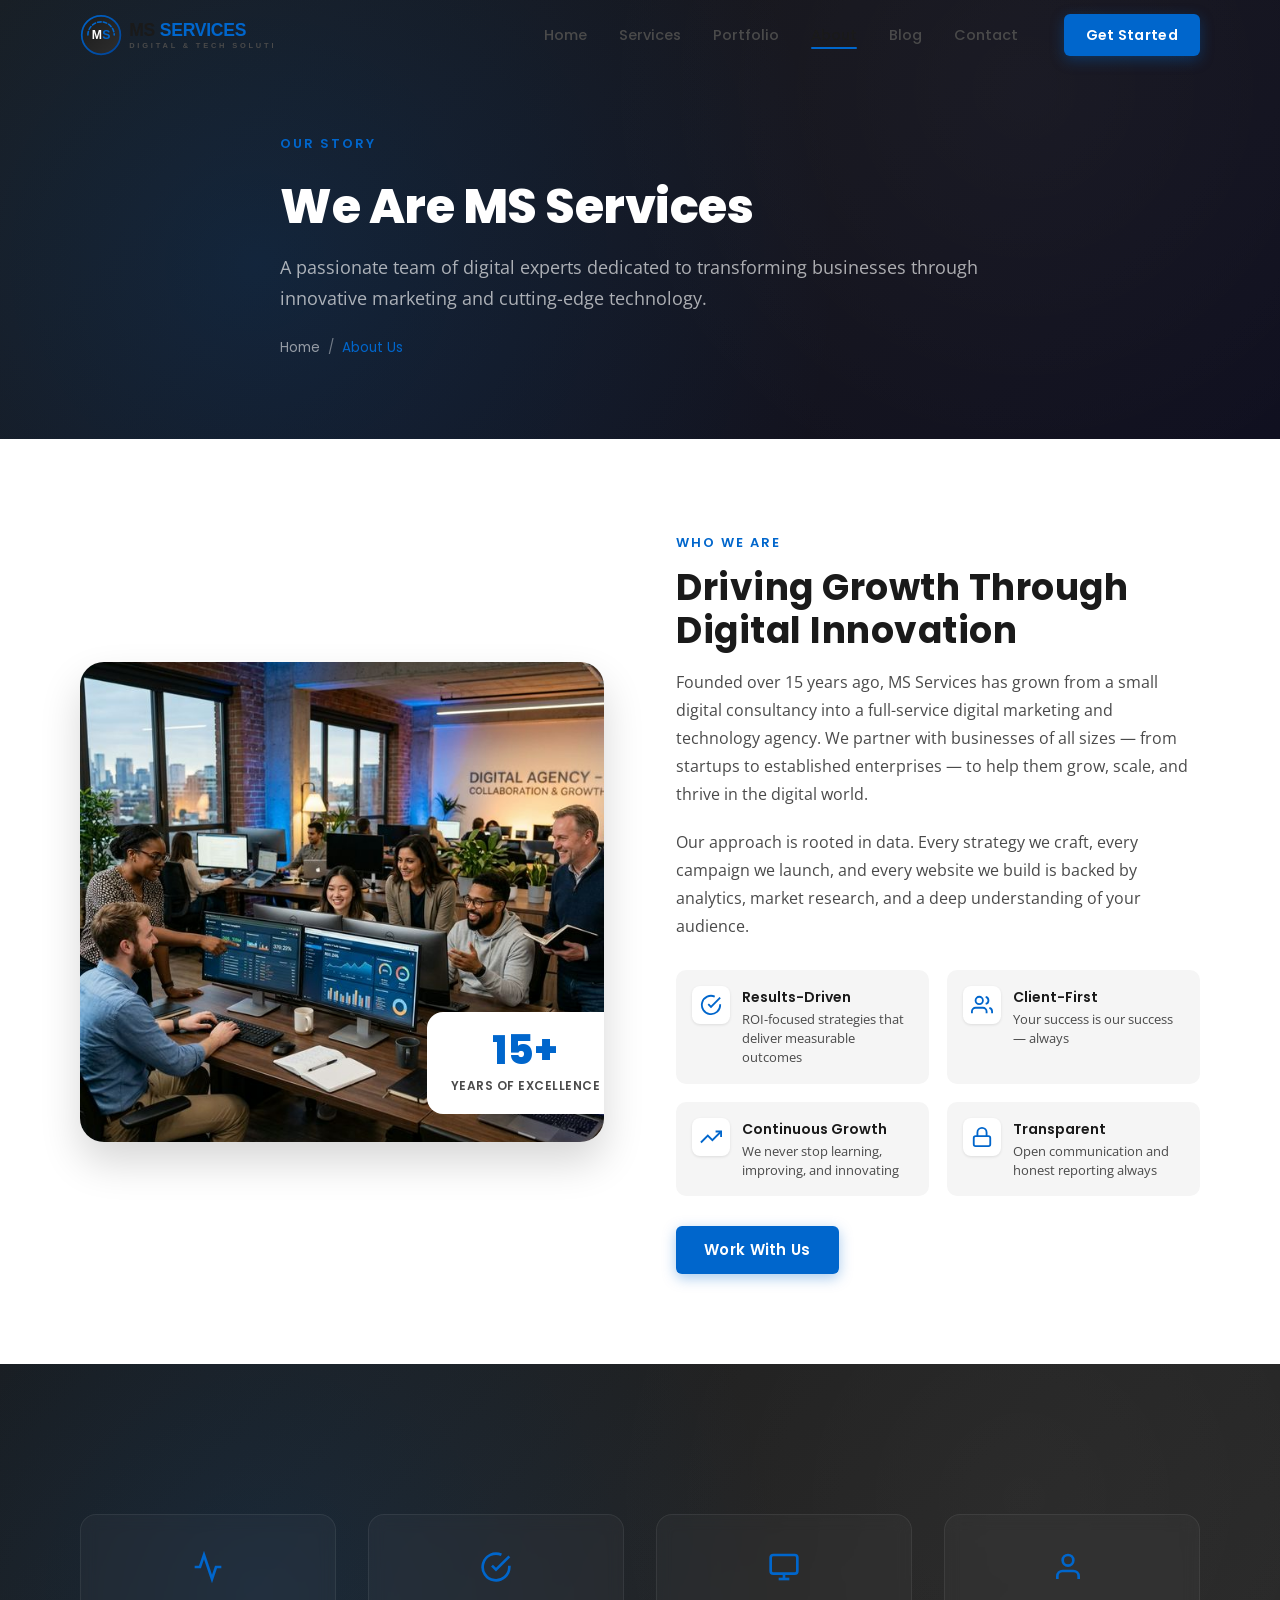
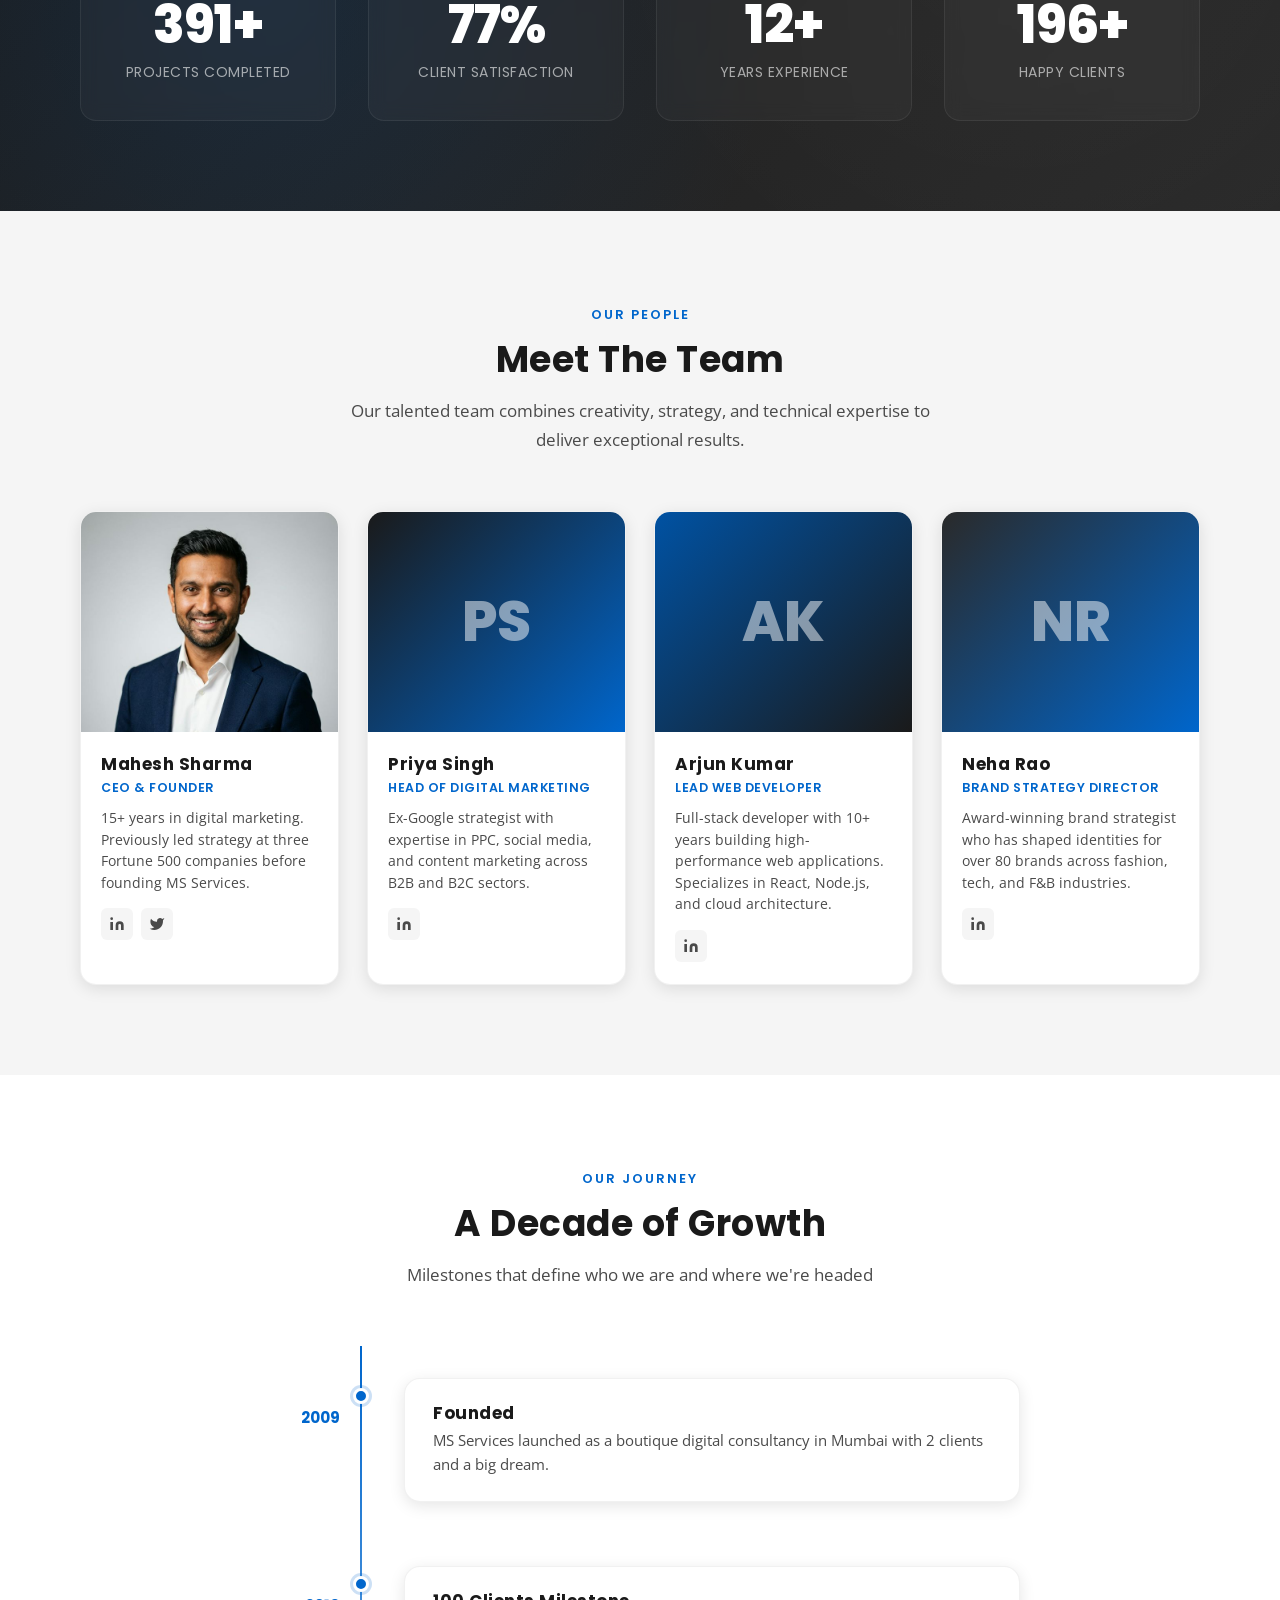
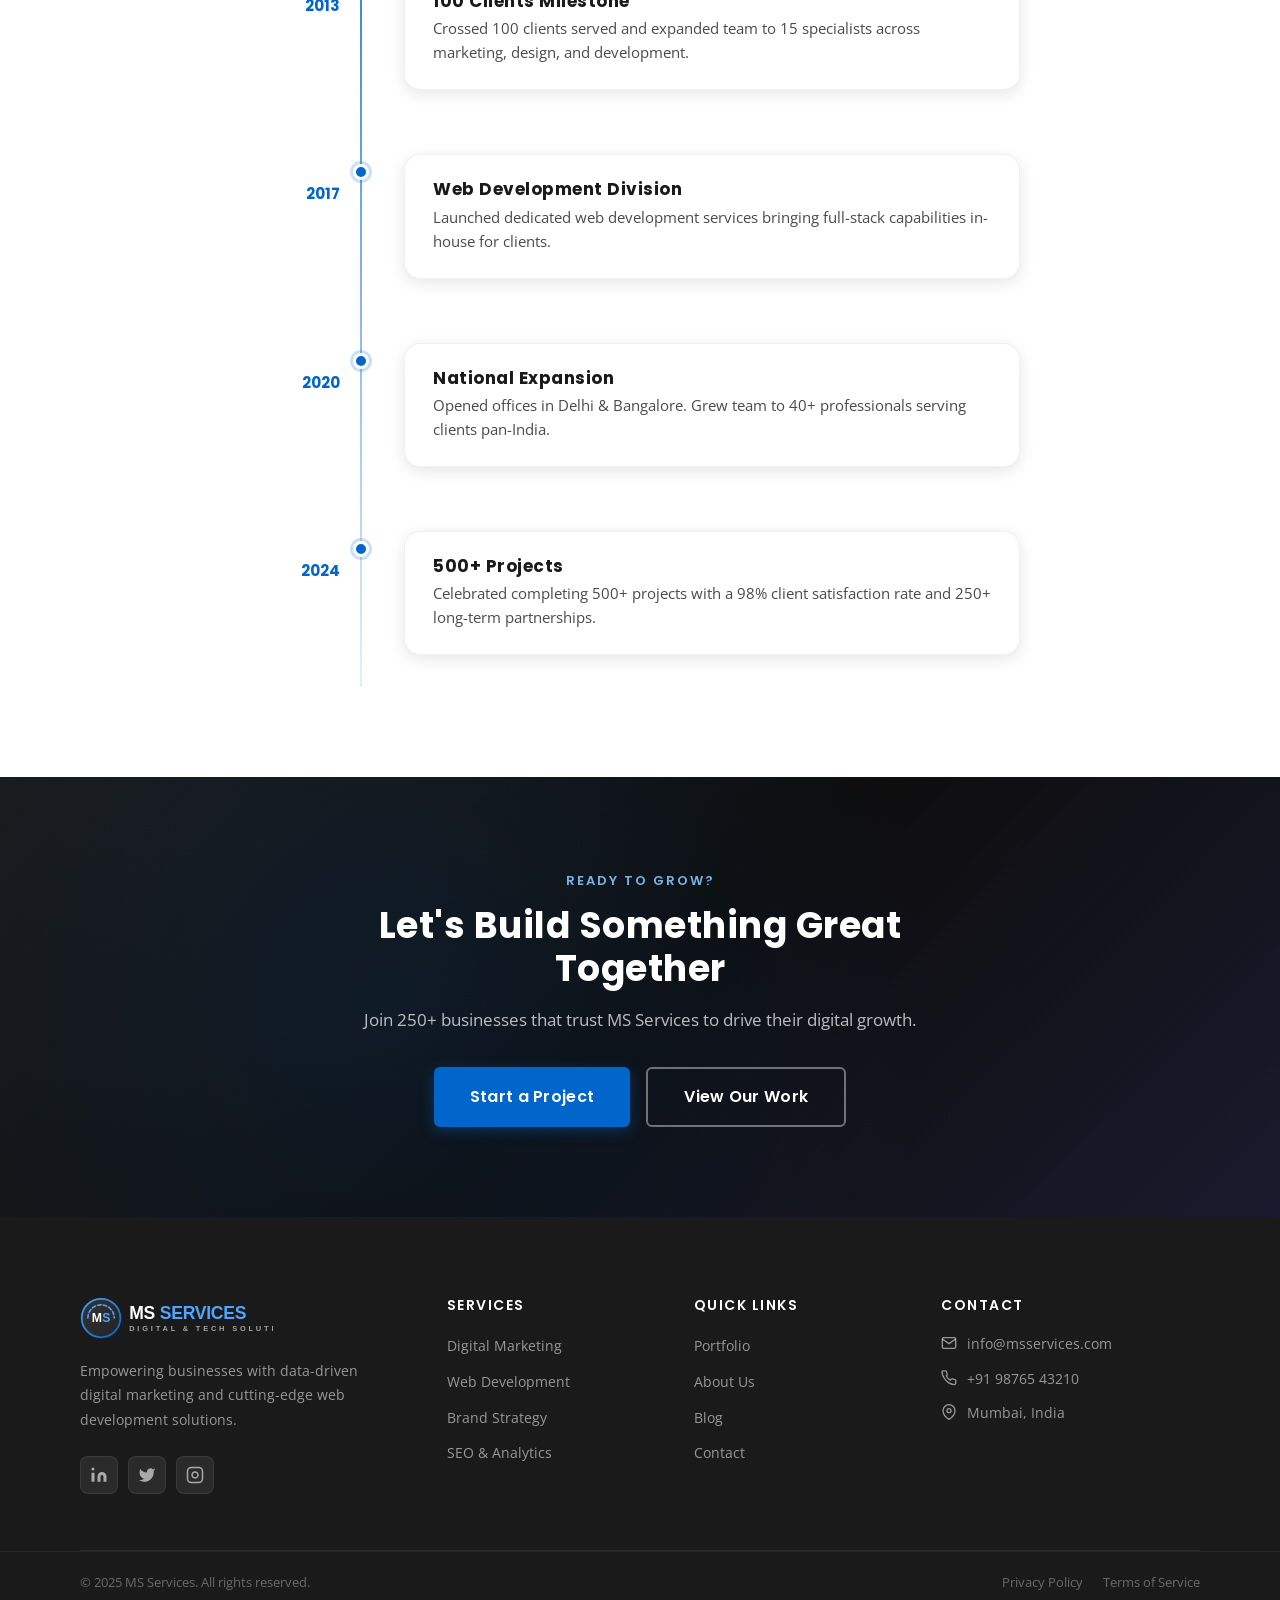
<file: about.html>
<!DOCTYPE html>
<html lang="en">

<head>
    <meta charset="UTF-8" />
    <meta name="viewport" content="width=device-width, initial-scale=1.0" />
    <title>About Us - MS Services | Digital Marketing & Web Development</title>
    <meta name="description"
        content="Learn about MS Services — our story, our team, and our mission to empower businesses with data-driven digital solutions." />
    <link rel="preconnect" href="https://fonts.googleapis.com" />
    <link rel="preconnect" href="https://fonts.gstatic.com" crossorigin />
    <link
        href="https://fonts.googleapis.com/css2?family=Poppins:wght@400;500;600;700;800&family=Open+Sans:wght@400;500;600&display=swap"
        rel="stylesheet" />
    <link rel="stylesheet" href="style.css" />
    <link rel="stylesheet" href="pages.css" />
</head>

<body>

    <!-- NAV -->
    <nav class="navbar scrolled" id="navbar">
        <div class="nav-container">
            <a href="index.html" class="nav-logo">
                <img src="images/logo-header.svg" alt="MS Services" width="200" height="44" class="nav-logo-svg" />
            </a>
            <ul class="nav-menu" id="navMenu">
                <li><a href="index.html" class="nav-link">Home</a></li>
                <li><a href="services.html" class="nav-link">Services</a></li>
                <li><a href="portfolio.html" class="nav-link">Portfolio</a></li>
                <li><a href="about.html" class="nav-link active">About</a></li>
                <li><a href="blog.html" class="nav-link">Blog</a></li>
                <li><a href="contact.html" class="nav-link">Contact</a></li>
            </ul>
            <a href="contact.html" class="btn btn-primary nav-cta">Get Started</a>
            <button class="hamburger" id="hamburgerBtn" aria-label="Toggle menu" aria-expanded="false">
                <span class="hamburger-line"></span><span class="hamburger-line"></span><span
                    class="hamburger-line"></span>
            </button>
        </div>
    </nav>

    <!-- PAGE HERO -->
    <section class="page-hero">
        <div class="page-hero-bg"></div>
        <div class="container">
            <div class="page-hero-content">
                <span class="section-tag">Our Story</span>
                <h1 class="page-hero-title">We Are MS Services</h1>
                <p class="page-hero-subtitle">A passionate team of digital experts dedicated to transforming businesses
                    through innovative marketing and cutting-edge technology.</p>
                <div class="breadcrumb"><a href="index.html">Home</a> <span>/</span> <span>About Us</span></div>
            </div>
        </div>
    </section>

    <!-- MISSION & VISION -->
    <section class="section">
        <div class="container">
            <div class="about-mission-grid">
                <div class="about-img-col reveal">
                    <div class="about-img-frame">
                        <img src="images/about-hero.png" alt="MS Services Team at Work" class="about-team-img" />
                        <div class="about-img-badge">
                            <span class="about-img-badge-number">15+</span>
                            <span class="about-img-badge-label">Years of Excellence</span>
                        </div>
                    </div>
                </div>
                <div class="about-text-col reveal">
                    <span class="section-tag">Who We Are</span>
                    <h2 class="section-title">Driving Growth Through Digital Innovation</h2>
                    <p class="about-para">Founded over 15 years ago, MS Services has grown from a small digital
                        consultancy into a full-service digital marketing and technology agency. We partner with
                        businesses of all sizes — from startups to established enterprises — to help them grow, scale,
                        and thrive in the digital world.</p>
                    <p class="about-para">Our approach is rooted in data. Every strategy we craft, every campaign we
                        launch, and every website we build is backed by analytics, market research, and a deep
                        understanding of your audience.</p>
                    <div class="about-values-grid">
                        <div class="about-value-item">
                            <div class="about-value-icon">
                                <svg width="22" height="22" viewBox="0 0 24 24" fill="none" stroke="#0066cc"
                                    stroke-width="2">
                                    <path d="M22 11.08V12a10 10 0 1 1-5.93-9.14" />
                                    <polyline points="22 4 12 14.01 9 11.01" />
                                </svg>
                            </div>
                            <div>
                                <div class="about-value-title">Results-Driven</div>
                                <div class="about-value-desc">ROI-focused strategies that deliver measurable outcomes
                                </div>
                            </div>
                        </div>
                        <div class="about-value-item">
                            <div class="about-value-icon">
                                <svg width="22" height="22" viewBox="0 0 24 24" fill="none" stroke="#0066cc"
                                    stroke-width="2">
                                    <path d="M17 21v-2a4 4 0 0 0-4-4H5a4 4 0 0 0-4 4v2" />
                                    <circle cx="9" cy="7" r="4" />
                                    <path d="M23 21v-2a4 4 0 0 0-3-3.87" />
                                    <path d="M16 3.13a4 4 0 0 1 0 7.75" />
                                </svg>
                            </div>
                            <div>
                                <div class="about-value-title">Client-First</div>
                                <div class="about-value-desc">Your success is our success — always</div>
                            </div>
                        </div>
                        <div class="about-value-item">
                            <div class="about-value-icon">
                                <svg width="22" height="22" viewBox="0 0 24 24" fill="none" stroke="#0066cc"
                                    stroke-width="2">
                                    <polyline points="23 6 13.5 15.5 8.5 10.5 1 18" />
                                    <polyline points="17 6 23 6 23 12" />
                                </svg>
                            </div>
                            <div>
                                <div class="about-value-title">Continuous Growth</div>
                                <div class="about-value-desc">We never stop learning, improving, and innovating</div>
                            </div>
                        </div>
                        <div class="about-value-item">
                            <div class="about-value-icon">
                                <svg width="22" height="22" viewBox="0 0 24 24" fill="none" stroke="#0066cc"
                                    stroke-width="2">
                                    <rect x="3" y="11" width="18" height="11" rx="2" />
                                    <path d="M7 11V7a5 5 0 0 1 10 0v4" />
                                </svg>
                            </div>
                            <div>
                                <div class="about-value-title">Transparent</div>
                                <div class="about-value-desc">Open communication and honest reporting always</div>
                            </div>
                        </div>
                    </div>
                    <a href="contact.html" class="btn btn-primary">Work With Us</a>
                </div>
            </div>
        </div>
    </section>

    <!-- STATS -->
    <section class="section stats-section">
        <div class="stats-bg"></div>
        <div class="container">
            <div class="stats-grid">
                <div class="stat-item reveal">
                    <div class="stat-icon"><svg width="32" height="32" viewBox="0 0 24 24" fill="none" stroke="#0066cc"
                            stroke-width="2">
                            <polyline points="22 12 18 12 15 21 9 3 6 12 2 12" />
                        </svg></div>
                    <div class="stat-number" data-target="500" data-suffix="+">0</div>
                    <div class="stat-label">Projects Completed</div>
                </div>
                <div class="stat-item reveal">
                    <div class="stat-icon"><svg width="32" height="32" viewBox="0 0 24 24" fill="none" stroke="#0066cc"
                            stroke-width="2">
                            <path d="M22 11.08V12a10 10 0 1 1-5.93-9.14" />
                            <polyline points="22 4 12 14.01 9 11.01" />
                        </svg></div>
                    <div class="stat-number" data-target="98" data-suffix="%">0</div>
                    <div class="stat-label">Client Satisfaction</div>
                </div>
                <div class="stat-item reveal">
                    <div class="stat-icon"><svg width="32" height="32" viewBox="0 0 24 24" fill="none" stroke="#0066cc"
                            stroke-width="2">
                            <rect x="2" y="3" width="20" height="14" rx="2" />
                            <line x1="8" y1="21" x2="16" y2="21" />
                            <line x1="12" y1="17" x2="12" y2="21" />
                        </svg></div>
                    <div class="stat-number" data-target="15" data-suffix="+">0</div>
                    <div class="stat-label">Years Experience</div>
                </div>
                <div class="stat-item reveal">
                    <div class="stat-icon"><svg width="32" height="32" viewBox="0 0 24 24" fill="none" stroke="#0066cc"
                            stroke-width="2">
                            <path d="M17 21v-2a4 4 0 0 0-4-4H5a4 4 0 0 0-4 4v2" />
                            <circle cx="9" cy="7" r="4" />
                        </svg></div>
                    <div class="stat-number" data-target="250" data-suffix="+">0</div>
                    <div class="stat-label">Happy Clients</div>
                </div>
            </div>
        </div>
    </section>

    <!-- TEAM -->
    <section class="section bg-light">
        <div class="container">
            <div class="section-header reveal">
                <span class="section-tag">Our People</span>
                <h2 class="section-title">Meet The Team</h2>
                <p class="section-subtitle">Our talented team combines creativity, strategy, and technical expertise to
                    deliver exceptional results.</p>
            </div>
            <div class="team-grid">
                <div class="team-card reveal">
                    <div class="team-img-wrap">
                        <img src="images/team-ceo.png" alt="Mahesh Sharma - CEO & Founder" />
                    </div>
                    <div class="team-info">
                        <h3 class="team-name">Mahesh Sharma</h3>
                        <p class="team-role">CEO &amp; Founder</p>
                        <p class="team-bio">15+ years in digital marketing. Previously led strategy at three Fortune 500
                            companies before founding MS Services.</p>
                        <div class="team-social">
                            <a href="#" class="team-social-link" aria-label="LinkedIn"><svg width="16" height="16"
                                    viewBox="0 0 24 24" fill="currentColor">
                                    <path
                                        d="M16 8a6 6 0 0 1 6 6v7h-4v-7a2 2 0 0 0-2-2 2 2 0 0 0-2 2v7h-4v-7a6 6 0 0 1 6-6z" />
                                    <rect x="2" y="9" width="4" height="12" />
                                    <circle cx="4" cy="4" r="2" />
                                </svg></a>
                            <a href="#" class="team-social-link" aria-label="Twitter"><svg width="16" height="16"
                                    viewBox="0 0 24 24" fill="currentColor">
                                    <path
                                        d="M23 3a10.9 10.9 0 0 1-3.14 1.53 4.48 4.48 0 0 0-7.86 3v1A10.66 10.66 0 0 1 3 4s-4 9 5 13a11.64 11.64 0 0 1-7 2c9 5 20 0 20-11.5a4.5 4.5 0 0 0-.08-.83A7.72 7.72 0 0 0 23 3z" />
                                </svg></a>
                        </div>
                    </div>
                </div>

                <div class="team-card reveal">
                    <div class="team-img-wrap team-img-placeholder"
                        style="background:linear-gradient(135deg,#1a1a1a,#0066cc)">
                        <span class="team-initials">PS</span>
                    </div>
                    <div class="team-info">
                        <h3 class="team-name">Priya Singh</h3>
                        <p class="team-role">Head of Digital Marketing</p>
                        <p class="team-bio">Ex-Google strategist with expertise in PPC, social media, and content
                            marketing across B2B and B2C sectors.</p>
                        <div class="team-social">
                            <a href="#" class="team-social-link" aria-label="LinkedIn"><svg width="16" height="16"
                                    viewBox="0 0 24 24" fill="currentColor">
                                    <path
                                        d="M16 8a6 6 0 0 1 6 6v7h-4v-7a2 2 0 0 0-2-2 2 2 0 0 0-2 2v7h-4v-7a6 6 0 0 1 6-6z" />
                                    <rect x="2" y="9" width="4" height="12" />
                                    <circle cx="4" cy="4" r="2" />
                                </svg></a>
                        </div>
                    </div>
                </div>

                <div class="team-card reveal">
                    <div class="team-img-wrap team-img-placeholder"
                        style="background:linear-gradient(135deg,#0052a3,#1a1a1a)">
                        <span class="team-initials">AK</span>
                    </div>
                    <div class="team-info">
                        <h3 class="team-name">Arjun Kumar</h3>
                        <p class="team-role">Lead Web Developer</p>
                        <p class="team-bio">Full-stack developer with 10+ years building high-performance web
                            applications. Specializes in React, Node.js, and cloud architecture.</p>
                        <div class="team-social">
                            <a href="#" class="team-social-link" aria-label="LinkedIn"><svg width="16" height="16"
                                    viewBox="0 0 24 24" fill="currentColor">
                                    <path
                                        d="M16 8a6 6 0 0 1 6 6v7h-4v-7a2 2 0 0 0-2-2 2 2 0 0 0-2 2v7h-4v-7a6 6 0 0 1 6-6z" />
                                    <rect x="2" y="9" width="4" height="12" />
                                    <circle cx="4" cy="4" r="2" />
                                </svg></a>
                        </div>
                    </div>
                </div>

                <div class="team-card reveal">
                    <div class="team-img-wrap team-img-placeholder"
                        style="background:linear-gradient(135deg,#2a2a2a,#0066cc)">
                        <span class="team-initials">NR</span>
                    </div>
                    <div class="team-info">
                        <h3 class="team-name">Neha Rao</h3>
                        <p class="team-role">Brand Strategy Director</p>
                        <p class="team-bio">Award-winning brand strategist who has shaped identities for over 80 brands
                            across fashion, tech, and F&B industries.</p>
                        <div class="team-social">
                            <a href="#" class="team-social-link" aria-label="LinkedIn"><svg width="16" height="16"
                                    viewBox="0 0 24 24" fill="currentColor">
                                    <path
                                        d="M16 8a6 6 0 0 1 6 6v7h-4v-7a2 2 0 0 0-2-2 2 2 0 0 0-2 2v7h-4v-7a6 6 0 0 1 6-6z" />
                                    <rect x="2" y="9" width="4" height="12" />
                                    <circle cx="4" cy="4" r="2" />
                                </svg></a>
                        </div>
                    </div>
                </div>
            </div>
        </div>
    </section>

    <!-- TIMELINE -->
    <section class="section">
        <div class="container">
            <div class="section-header reveal">
                <span class="section-tag">Our Journey</span>
                <h2 class="section-title">A Decade of Growth</h2>
                <p class="section-subtitle">Milestones that define who we are and where we're headed</p>
            </div>
            <div class="timeline">
                <div class="timeline-item reveal">
                    <div class="timeline-year">2009</div>
                    <div class="timeline-content">
                        <h3>Founded</h3>
                        <p>MS Services launched as a boutique digital consultancy in Mumbai with 2 clients and a big
                            dream.</p>
                    </div>
                </div>
                <div class="timeline-item reveal">
                    <div class="timeline-year">2013</div>
                    <div class="timeline-content">
                        <h3>100 Clients Milestone</h3>
                        <p>Crossed 100 clients served and expanded team to 15 specialists across marketing, design, and
                            development.</p>
                    </div>
                </div>
                <div class="timeline-item reveal">
                    <div class="timeline-year">2017</div>
                    <div class="timeline-content">
                        <h3>Web Development Division</h3>
                        <p>Launched dedicated web development services bringing full-stack capabilities in-house for
                            clients.</p>
                    </div>
                </div>
                <div class="timeline-item reveal">
                    <div class="timeline-year">2020</div>
                    <div class="timeline-content">
                        <h3>National Expansion</h3>
                        <p>Opened offices in Delhi & Bangalore. Grew team to 40+ professionals serving clients
                            pan-India.</p>
                    </div>
                </div>
                <div class="timeline-item reveal">
                    <div class="timeline-year">2024</div>
                    <div class="timeline-content">
                        <h3>500+ Projects</h3>
                        <p>Celebrated completing 500+ projects with a 98% client satisfaction rate and 250+ long-term
                            partnerships.</p>
                    </div>
                </div>
            </div>
        </div>
    </section>

    <!-- CTA -->
    <section class="section newsletter-section">
        <div class="container">
            <div class="newsletter-content reveal">
                <span class="section-tag light">Ready to Grow?</span>
                <h2 class="section-title light">Let's Build Something Great Together</h2>
                <p class="section-subtitle light">Join 250+ businesses that trust MS Services to drive their digital
                    growth.</p>
                <div style="margin-top:32px;display:flex;gap:16px;justify-content:center;flex-wrap:wrap;">
                    <a href="contact.html" class="btn btn-primary btn-lg">Start a Project</a>
                    <a href="portfolio.html" class="btn btn-secondary btn-lg"
                        style="border-color:rgba(255,255,255,0.4);color:white;">View Our Work</a>
                </div>
            </div>
        </div>
    </section>

    <!-- FOOTER -->
    <footer class="footer">
        <div class="container">
            <div class="footer-grid">
                <div class="footer-col footer-brand">
                    <div class="footer-logo"><img src="images/logo-footer.svg" alt="MS Services" width="200" height="44"
                            class="footer-logo-svg" /></div>
                    <p class="footer-desc">Empowering businesses with data-driven digital marketing and cutting-edge web
                        development solutions.</p>
                    <div class="social-links">
                        <a href="#" class="social-link" aria-label="LinkedIn"><svg width="18" height="18"
                                viewBox="0 0 24 24" fill="currentColor">
                                <path
                                    d="M16 8a6 6 0 0 1 6 6v7h-4v-7a2 2 0 0 0-2-2 2 2 0 0 0-2 2v7h-4v-7a6 6 0 0 1 6-6z" />
                                <rect x="2" y="9" width="4" height="12" />
                                <circle cx="4" cy="4" r="2" />
                            </svg></a>
                        <a href="#" class="social-link" aria-label="Twitter"><svg width="18" height="18"
                                viewBox="0 0 24 24" fill="currentColor">
                                <path
                                    d="M23 3a10.9 10.9 0 0 1-3.14 1.53 4.48 4.48 0 0 0-7.86 3v1A10.66 10.66 0 0 1 3 4s-4 9 5 13a11.64 11.64 0 0 1-7 2c9 5 20 0 20-11.5a4.5 4.5 0 0 0-.08-.83A7.72 7.72 0 0 0 23 3z" />
                            </svg></a>
                        <a href="#" class="social-link" aria-label="Instagram"><svg width="18" height="18"
                                viewBox="0 0 24 24" fill="none" stroke="currentColor" stroke-width="2">
                                <rect x="2" y="2" width="20" height="20" rx="5" />
                                <path d="M16 11.37A4 4 0 1 1 12.63 8 4 4 0 0 1 16 11.37z" />
                                <line x1="17.5" y1="6.5" x2="17.51" y2="6.5" />
                            </svg></a>
                    </div>
                </div>
                <div class="footer-col">
                    <h4 class="footer-col-title">Services</h4>
                    <ul class="footer-links">
                        <li><a href="services.html" class="footer-link">Digital Marketing</a></li>
                        <li><a href="services.html" class="footer-link">Web Development</a></li>
                        <li><a href="services.html" class="footer-link">Brand Strategy</a></li>
                        <li><a href="services.html" class="footer-link">SEO &amp; Analytics</a></li>
                    </ul>
                </div>
                <div class="footer-col">
                    <h4 class="footer-col-title">Quick Links</h4>
                    <ul class="footer-links">
                        <li><a href="portfolio.html" class="footer-link">Portfolio</a></li>
                        <li><a href="about.html" class="footer-link">About Us</a></li>
                        <li><a href="blog.html" class="footer-link">Blog</a></li>
                        <li><a href="contact.html" class="footer-link">Contact</a></li>
                    </ul>
                </div>
                <div class="footer-col">
                    <h4 class="footer-col-title">Contact</h4>
                    <ul class="footer-contact-list">
                        <li class="footer-contact-item"><svg width="16" height="16" viewBox="0 0 24 24" fill="none"
                                stroke="currentColor" stroke-width="2">
                                <path d="M4 4h16c1.1 0 2 .9 2 2v12c0 1.1-.9 2-2 2H4c-1.1 0-2-.9-2-2V6c0-1.1.9-2 2-2z" />
                                <polyline points="22,6 12,13 2,6" />
                            </svg><a href="mailto:info@msservices.com" class="footer-link">info@msservices.com</a></li>
                        <li class="footer-contact-item"><svg width="16" height="16" viewBox="0 0 24 24" fill="none"
                                stroke="currentColor" stroke-width="2">
                                <path
                                    d="M22 16.92v3a2 2 0 0 1-2.18 2 19.79 19.79 0 0 1-8.63-3.07A19.5 19.5 0 0 1 4.69 12 19.79 19.79 0 0 1 1.53 3.49 2 2 0 0 1 3.5 1.27h3a2 2 0 0 1 2 1.72c.127.96.361 1.903.7 2.81a2 2 0 0 1-.45 2.11L7.91 9a16 16 0 0 0 6.09 6.09l1.27-1.27a2 2 0 0 1 2.11-.45c.907.339 1.85.573 2.81.7A2 2 0 0 1 22 16.92z" />
                            </svg><a href="tel:+919876543210" class="footer-link">+91 98765 43210</a></li>
                        <li class="footer-contact-item"><svg width="16" height="16" viewBox="0 0 24 24" fill="none"
                                stroke="currentColor" stroke-width="2">
                                <path d="M21 10c0 7-9 13-9 13s-9-6-9-13a9 9 0 0 1 18 0z" />
                                <circle cx="12" cy="10" r="3" />
                            </svg><span>Mumbai, India</span></li>
                    </ul>
                </div>
            </div>
        </div>
        <div class="footer-bottom">
            <div class="container">
                <div class="footer-bottom-content">
                    <p>&copy; 2025 MS Services. All rights reserved.</p>
                    <div class="footer-bottom-links"><a href="#" class="footer-bottom-link">Privacy Policy</a><a
                            href="#" class="footer-bottom-link">Terms of Service</a></div>
                </div>
            </div>
        </div>
    </footer>

    <button class="back-to-top" id="backToTop" aria-label="Back to top"><svg width="20" height="20" viewBox="0 0 24 24"
            fill="none" stroke="currentColor" stroke-width="2">
            <polyline points="18 15 12 9 6 15" />
        </svg></button>
    <script src="script.js"></script>
</body>

</html>
</file>
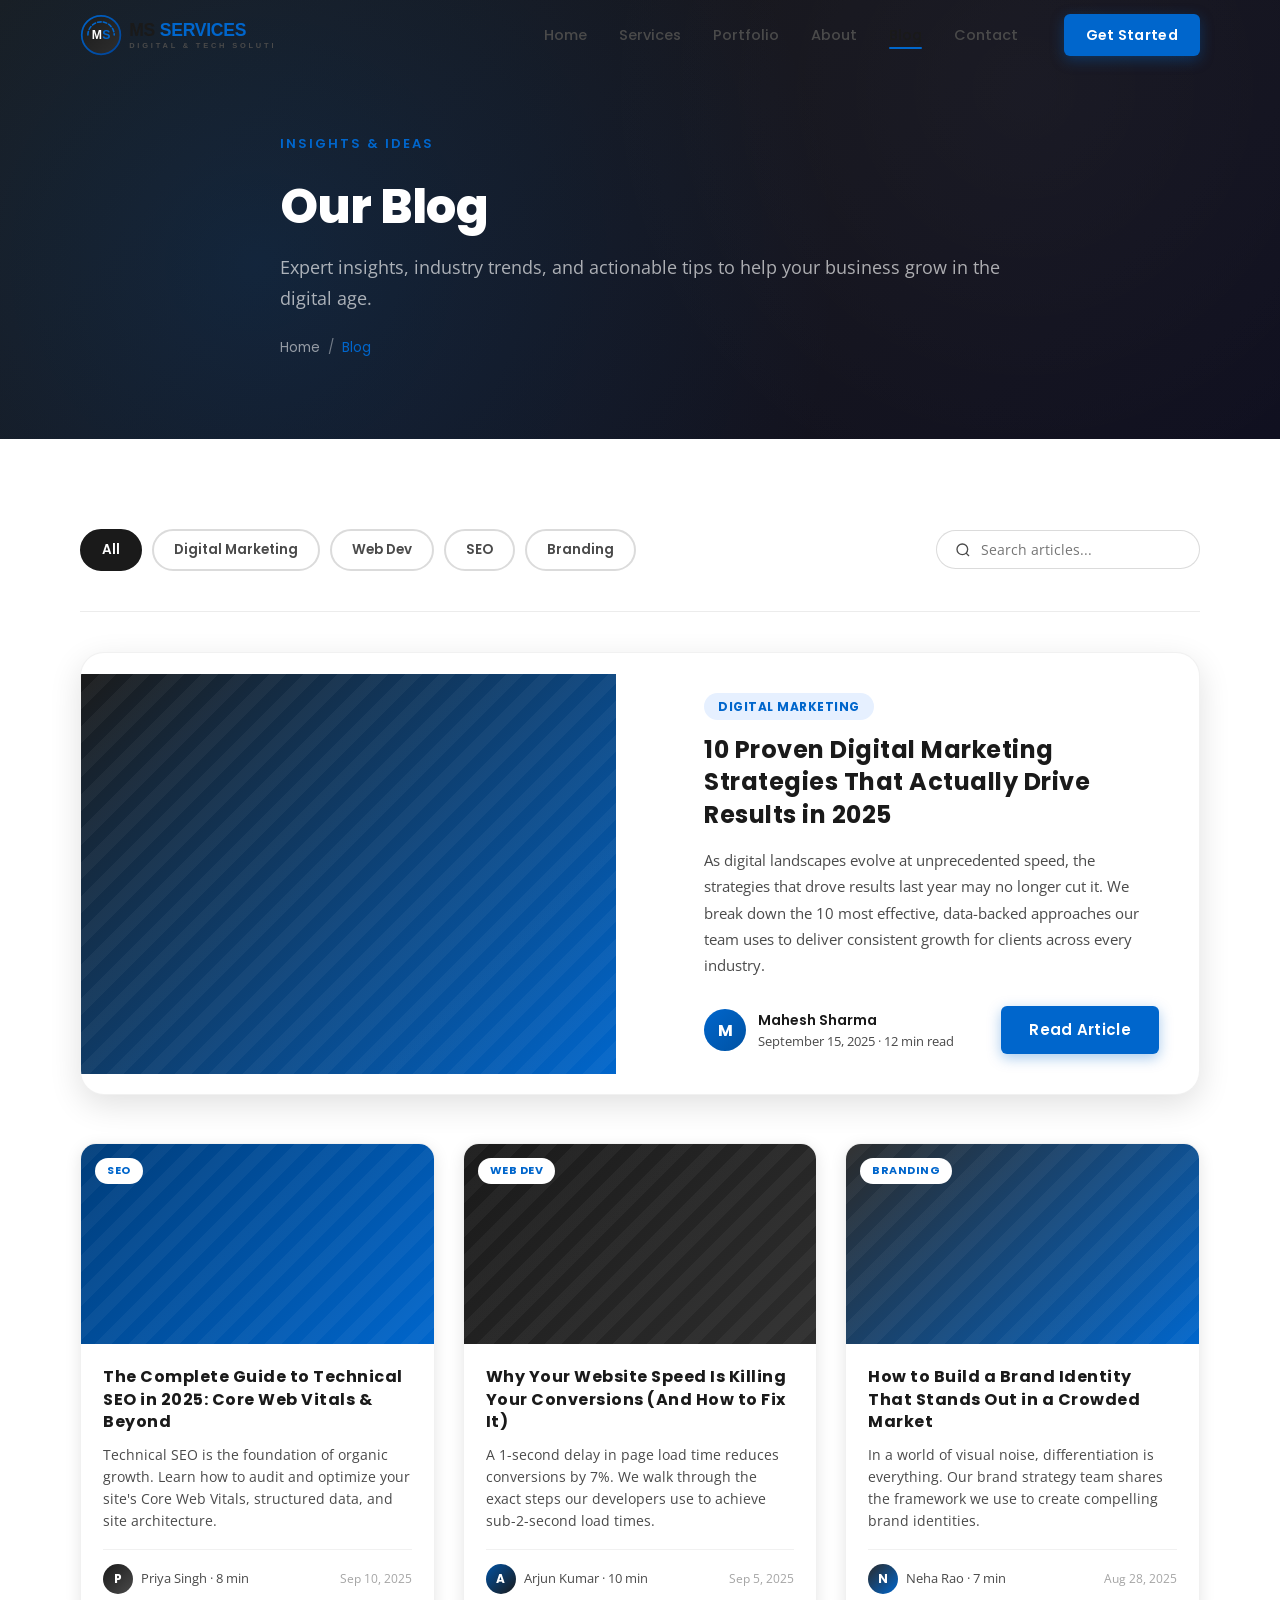
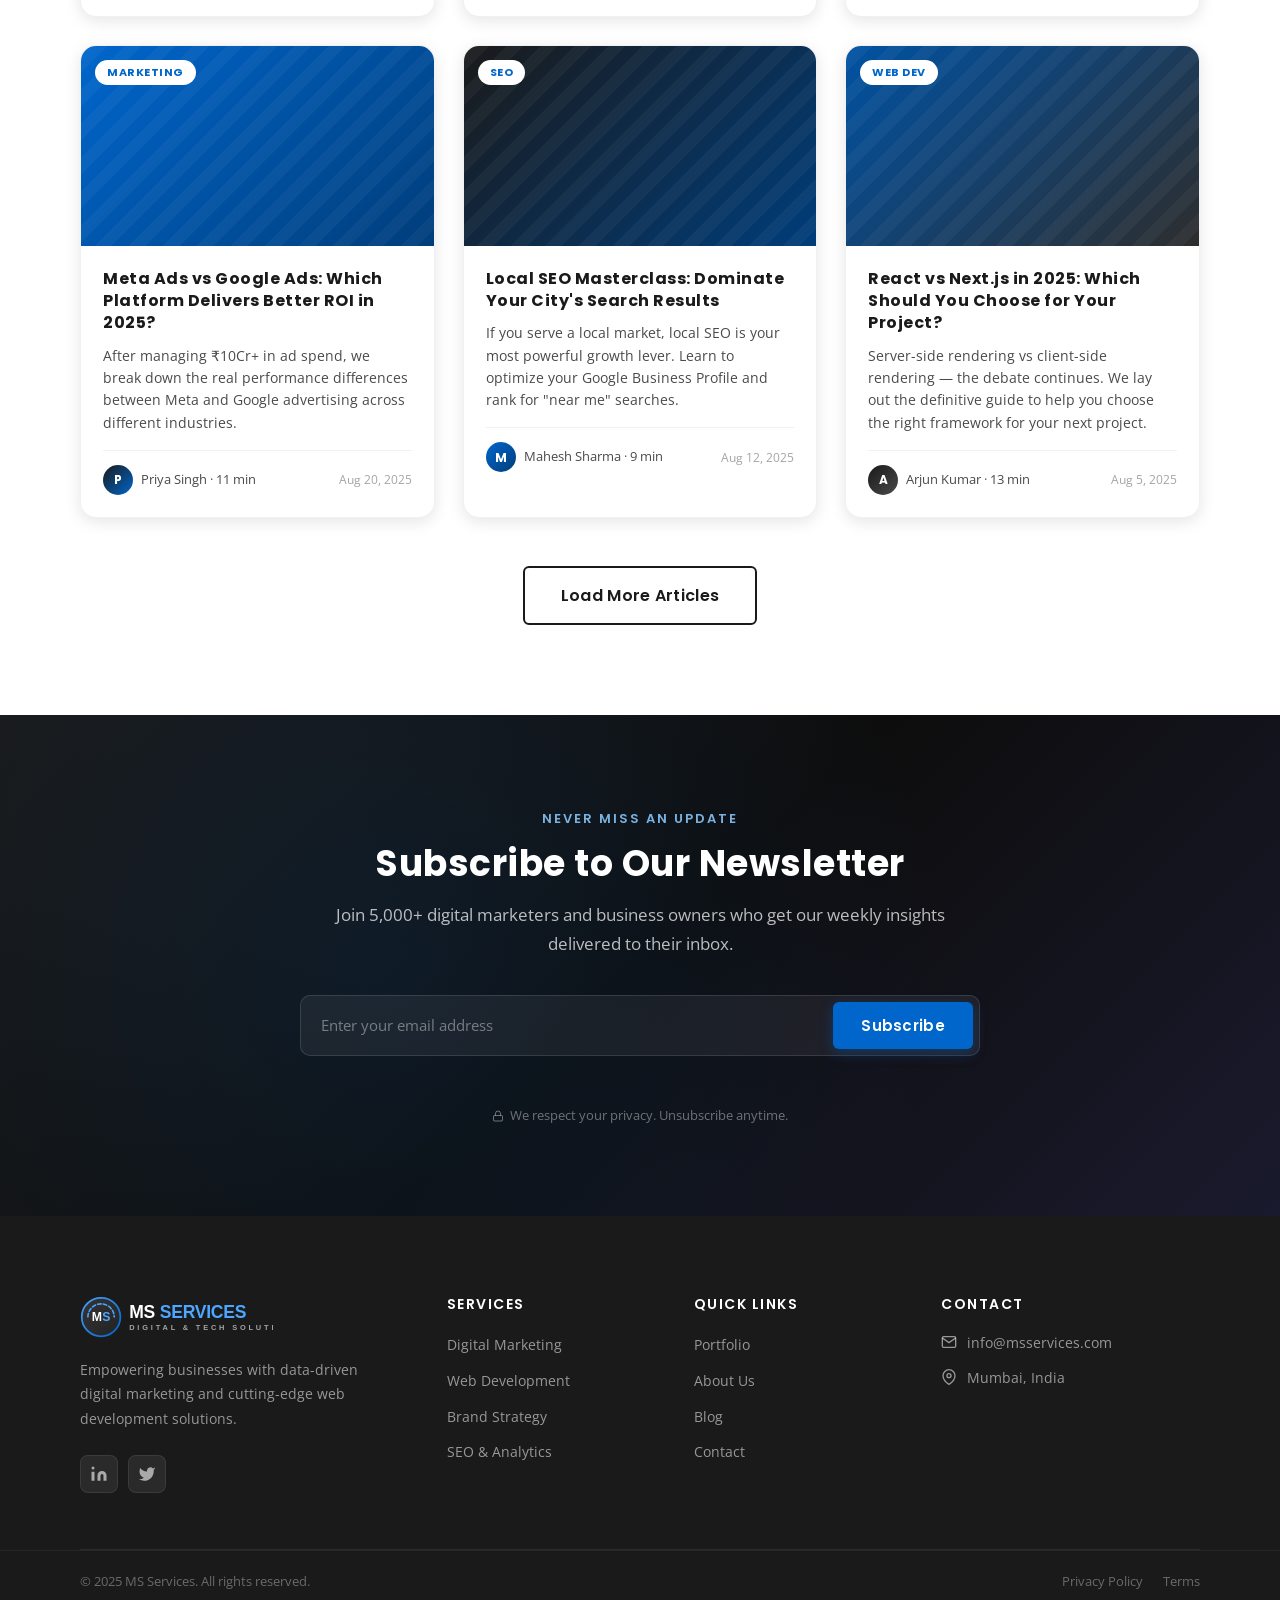
<file: blog.html>
<!DOCTYPE html>
<html lang="en">

<head>
    <meta charset="UTF-8" />
    <meta name="viewport" content="width=device-width, initial-scale=1.0" />
    <title>Blog - MS Services | Digital Marketing Insights & Tips</title>
    <meta name="description"
        content="Read the latest insights on digital marketing, web development, SEO, and brand strategy from the MS Services team." />
    <link rel="preconnect" href="https://fonts.googleapis.com" />
    <link rel="preconnect" href="https://fonts.gstatic.com" crossorigin />
    <link
        href="https://fonts.googleapis.com/css2?family=Poppins:wght@400;500;600;700;800&family=Open+Sans:wght@400;500;600&display=swap"
        rel="stylesheet" />
    <link rel="stylesheet" href="style.css" />
    <link rel="stylesheet" href="pages.css" />
</head>

<body>

    <!-- NAV -->
    <nav class="navbar scrolled" id="navbar">
        <div class="nav-container">
            <a href="index.html" class="nav-logo">
                <img src="images/logo-header.svg" alt="MS Services" width="200" height="44" class="nav-logo-svg" />
            </a>
            <ul class="nav-menu" id="navMenu">
                <li><a href="index.html" class="nav-link">Home</a></li>
                <li><a href="services.html" class="nav-link">Services</a></li>
                <li><a href="portfolio.html" class="nav-link">Portfolio</a></li>
                <li><a href="about.html" class="nav-link">About</a></li>
                <li><a href="blog.html" class="nav-link active">Blog</a></li>
                <li><a href="contact.html" class="nav-link">Contact</a></li>
            </ul>
            <a href="contact.html" class="btn btn-primary nav-cta">Get Started</a>
            <button class="hamburger" id="hamburgerBtn" aria-label="Toggle menu" aria-expanded="false">
                <span class="hamburger-line"></span><span class="hamburger-line"></span><span
                    class="hamburger-line"></span>
            </button>
        </div>
    </nav>

    <!-- PAGE HERO -->
    <section class="page-hero">
        <div class="page-hero-bg"></div>
        <div class="container">
            <div class="page-hero-content">
                <span class="section-tag">Insights & Ideas</span>
                <h1 class="page-hero-title">Our Blog</h1>
                <p class="page-hero-subtitle">Expert insights, industry trends, and actionable tips to help your
                    business grow in the digital age.</p>
                <div class="breadcrumb"><a href="index.html">Home</a> <span>/</span> <span>Blog</span></div>
            </div>
        </div>
    </section>

    <!-- BLOG FILTERS & SEARCH -->
    <section class="section" style="padding-bottom:0;">
        <div class="container">
            <div class="blog-header-bar reveal">
                <div class="blog-categories" role="group" aria-label="Blog category filters">
                    <button class="filter-btn active" data-cat="all" id="blog-all">All</button>
                    <button class="filter-btn" data-cat="marketing" id="blog-marketing">Digital Marketing</button>
                    <button class="filter-btn" data-cat="webdev" id="blog-webdev">Web Dev</button>
                    <button class="filter-btn" data-cat="seo" id="blog-seo">SEO</button>
                    <button class="filter-btn" data-cat="brand" id="blog-brand">Branding</button>
                </div>
                <div class="blog-search">
                    <svg width="16" height="16" viewBox="0 0 24 24" fill="none" stroke="#4a4a4a" stroke-width="2">
                        <circle cx="11" cy="11" r="8" />
                        <line x1="21" y1="21" x2="16.65" y2="16.65" />
                    </svg>
                    <input type="search" id="blogSearch" placeholder="Search articles..."
                        aria-label="Search blog posts" />
                </div>
            </div>
        </div>
    </section>

    <!-- FEATURED POST -->
    <section class="section" style="padding-top:40px;">
        <div class="container">
            <div class="blog-featured reveal">
                <div class="blog-featured-img">
                    <div class="blog-img-placeholder"
                        style="background:linear-gradient(135deg,#1a1a1a 0%,#0066cc 100%);"></div>
                </div>
                <div class="blog-featured-content">
                    <span class="blog-tag">Digital Marketing</span>
                    <h2 class="blog-featured-title">10 Proven Digital Marketing Strategies That Actually Drive Results
                        in 2025</h2>
                    <p class="blog-featured-excerpt">As digital landscapes evolve at unprecedented speed, the strategies
                        that drove results last year may no longer cut it. We break down the 10 most effective,
                        data-backed approaches our team uses to deliver consistent growth for clients across every
                        industry.</p>
                    <div class="blog-meta">
                        <div class="blog-author">
                            <div class="blog-author-avatar" style="background:linear-gradient(135deg,#0066cc,#0052a3)">M
                            </div>
                            <div>
                                <div class="blog-author-name">Mahesh Sharma</div>
                                <div class="blog-author-date">September 15, 2025 · 12 min read</div>
                            </div>
                        </div>
                        <a href="#" class="btn btn-primary" id="read-featured">Read Article</a>
                    </div>
                </div>
            </div>

            <!-- BLOG GRID -->
            <div class="blog-grid" id="blogGrid">

                <article class="blog-card reveal" data-cat="seo">
                    <div class="blog-card-img">
                        <div class="blog-img-placeholder" style="background:linear-gradient(135deg,#003d7a,#0066cc);">
                        </div>
                        <span class="blog-card-tag">SEO</span>
                    </div>
                    <div class="blog-card-content">
                        <h3 class="blog-card-title">The Complete Guide to Technical SEO in 2025: Core Web Vitals &amp;
                            Beyond</h3>
                        <p class="blog-card-excerpt">Technical SEO is the foundation of organic growth. Learn how to
                            audit and optimize your site's Core Web Vitals, structured data, and site architecture.</p>
                        <div class="blog-card-meta">
                            <div class="blog-card-author">
                                <div class="blog-author-avatar sm"
                                    style="background:linear-gradient(135deg,#1a1a1a,#4a4a4a)">P</div>
                                <span>Priya Singh · 8 min</span>
                            </div>
                            <span class="blog-card-date">Sep 10, 2025</span>
                        </div>
                    </div>
                </article>

                <article class="blog-card reveal" data-cat="webdev">
                    <div class="blog-card-img">
                        <div class="blog-img-placeholder" style="background:linear-gradient(135deg,#1a1a1a,#2d2d2d);">
                        </div>
                        <span class="blog-card-tag">Web Dev</span>
                    </div>
                    <div class="blog-card-content">
                        <h3 class="blog-card-title">Why Your Website Speed Is Killing Your Conversions (And How to Fix
                            It)</h3>
                        <p class="blog-card-excerpt">A 1-second delay in page load time reduces conversions by 7%. We
                            walk through the exact steps our developers use to achieve sub-2-second load times.</p>
                        <div class="blog-card-meta">
                            <div class="blog-card-author">
                                <div class="blog-author-avatar sm"
                                    style="background:linear-gradient(135deg,#0052a3,#1a1a1a)">A</div>
                                <span>Arjun Kumar · 10 min</span>
                            </div>
                            <span class="blog-card-date">Sep 5, 2025</span>
                        </div>
                    </div>
                </article>

                <article class="blog-card reveal" data-cat="brand">
                    <div class="blog-card-img">
                        <div class="blog-img-placeholder" style="background:linear-gradient(135deg,#2a2a2a,#0066cc);">
                        </div>
                        <span class="blog-card-tag">Branding</span>
                    </div>
                    <div class="blog-card-content">
                        <h3 class="blog-card-title">How to Build a Brand Identity That Stands Out in a Crowded Market
                        </h3>
                        <p class="blog-card-excerpt">In a world of visual noise, differentiation is everything. Our
                            brand strategy team shares the framework we use to create compelling brand identities.</p>
                        <div class="blog-card-meta">
                            <div class="blog-card-author">
                                <div class="blog-author-avatar sm"
                                    style="background:linear-gradient(135deg,#2a2a2a,#0066cc)">N</div>
                                <span>Neha Rao · 7 min</span>
                            </div>
                            <span class="blog-card-date">Aug 28, 2025</span>
                        </div>
                    </div>
                </article>

                <article class="blog-card reveal" data-cat="marketing">
                    <div class="blog-card-img">
                        <div class="blog-img-placeholder" style="background:linear-gradient(135deg,#0066cc,#003d7a);">
                        </div>
                        <span class="blog-card-tag">Marketing</span>
                    </div>
                    <div class="blog-card-content">
                        <h3 class="blog-card-title">Meta Ads vs Google Ads: Which Platform Delivers Better ROI in 2025?
                        </h3>
                        <p class="blog-card-excerpt">After managing ₹10Cr+ in ad spend, we break down the real
                            performance differences between Meta and Google advertising across different industries.</p>
                        <div class="blog-card-meta">
                            <div class="blog-card-author">
                                <div class="blog-author-avatar sm"
                                    style="background:linear-gradient(135deg,#1a1a1a,#0066cc)">P</div>
                                <span>Priya Singh · 11 min</span>
                            </div>
                            <span class="blog-card-date">Aug 20, 2025</span>
                        </div>
                    </div>
                </article>

                <article class="blog-card reveal" data-cat="seo">
                    <div class="blog-card-img">
                        <div class="blog-img-placeholder" style="background:linear-gradient(135deg,#1a1a1a,#003d7a);">
                        </div>
                        <span class="blog-card-tag">SEO</span>
                    </div>
                    <div class="blog-card-content">
                        <h3 class="blog-card-title">Local SEO Masterclass: Dominate Your City's Search Results</h3>
                        <p class="blog-card-excerpt">If you serve a local market, local SEO is your most powerful growth
                            lever. Learn to optimize your Google Business Profile and rank for "near me" searches.</p>
                        <div class="blog-card-meta">
                            <div class="blog-card-author">
                                <div class="blog-author-avatar sm"
                                    style="background:linear-gradient(135deg,#0066cc,#003d7a)">M</div>
                                <span>Mahesh Sharma · 9 min</span>
                            </div>
                            <span class="blog-card-date">Aug 12, 2025</span>
                        </div>
                    </div>
                </article>

                <article class="blog-card reveal" data-cat="webdev">
                    <div class="blog-card-img">
                        <div class="blog-img-placeholder" style="background:linear-gradient(135deg,#0052a3,#2d2d2d);">
                        </div>
                        <span class="blog-card-tag">Web Dev</span>
                    </div>
                    <div class="blog-card-content">
                        <h3 class="blog-card-title">React vs Next.js in 2025: Which Should You Choose for Your Project?
                        </h3>
                        <p class="blog-card-excerpt">Server-side rendering vs client-side rendering — the debate
                            continues. We lay out the definitive guide to help you choose the right framework for your
                            next project.</p>
                        <div class="blog-card-meta">
                            <div class="blog-card-author">
                                <div class="blog-author-avatar sm"
                                    style="background:linear-gradient(135deg,#1a1a1a,#4a4a4a)">A</div>
                                <span>Arjun Kumar · 13 min</span>
                            </div>
                            <span class="blog-card-date">Aug 5, 2025</span>
                        </div>
                    </div>
                </article>

            </div>

            <div class="section-cta reveal">
                <button class="btn btn-secondary btn-lg" id="loadMoreBtn">Load More Articles</button>
            </div>
        </div>
    </section>

    <!-- NEWSLETTER -->
    <section class="section newsletter-section">
        <div class="container">
            <div class="newsletter-content reveal">
                <span class="section-tag light">Never Miss an Update</span>
                <h2 class="section-title light">Subscribe to Our Newsletter</h2>
                <p class="section-subtitle light">Join 5,000+ digital marketers and business owners who get our weekly
                    insights delivered to their inbox.</p>
                <form class="newsletter-form" id="newsletterForm" novalidate>
                    <div class="form-group">
                        <input type="email" id="emailInput" class="form-input" placeholder="Enter your email address"
                            autocomplete="email" required />
                        <button type="submit" class="btn btn-primary" id="subscribeBtn">Subscribe</button>
                    </div>
                    <div class="form-messages">
                        <p class="form-success" id="email-success" style="display:none;"><svg width="16" height="16"
                                viewBox="0 0 24 24" fill="none" stroke="currentColor" stroke-width="2">
                                <polyline points="20 6 9 17 4 12" />
                            </svg> You're subscribed!</p>
                        <p class="form-error" id="email-error" style="display:none;">Please enter a valid email address.
                        </p>
                    </div>
                    <p class="form-privacy"><svg width="12" height="12" viewBox="0 0 24 24" fill="none"
                            stroke="currentColor" stroke-width="2">
                            <rect x="3" y="11" width="18" height="11" rx="2" />
                            <path d="M7 11V7a5 5 0 0 1 10 0v4" />
                        </svg> We respect your privacy. Unsubscribe anytime.</p>
                </form>
            </div>
        </div>
    </section>

    <!-- FOOTER -->
    <footer class="footer">
        <div class="container">
            <div class="footer-grid">
                <div class="footer-col footer-brand">
                    <div class="footer-logo"><img src="images/logo-footer.svg" alt="MS Services" width="200" height="44"
                            class="footer-logo-svg" /></div>
                    <p class="footer-desc">Empowering businesses with data-driven digital marketing and cutting-edge web
                        development solutions.</p>
                    <div class="social-links"><a href="#" class="social-link" aria-label="LinkedIn"><svg width="18"
                                height="18" viewBox="0 0 24 24" fill="currentColor">
                                <path
                                    d="M16 8a6 6 0 0 1 6 6v7h-4v-7a2 2 0 0 0-2-2 2 2 0 0 0-2 2v7h-4v-7a6 6 0 0 1 6-6z" />
                                <rect x="2" y="9" width="4" height="12" />
                                <circle cx="4" cy="4" r="2" />
                            </svg></a><a href="#" class="social-link" aria-label="Twitter"><svg width="18" height="18"
                                viewBox="0 0 24 24" fill="currentColor">
                                <path
                                    d="M23 3a10.9 10.9 0 0 1-3.14 1.53 4.48 4.48 0 0 0-7.86 3v1A10.66 10.66 0 0 1 3 4s-4 9 5 13a11.64 11.64 0 0 1-7 2c9 5 20 0 20-11.5a4.5 4.5 0 0 0-.08-.83A7.72 7.72 0 0 0 23 3z" />
                            </svg></a></div>
                </div>
                <div class="footer-col">
                    <h4 class="footer-col-title">Services</h4>
                    <ul class="footer-links">
                        <li><a href="services.html" class="footer-link">Digital Marketing</a></li>
                        <li><a href="services.html" class="footer-link">Web Development</a></li>
                        <li><a href="services.html" class="footer-link">Brand Strategy</a></li>
                        <li><a href="services.html" class="footer-link">SEO &amp; Analytics</a></li>
                    </ul>
                </div>
                <div class="footer-col">
                    <h4 class="footer-col-title">Quick Links</h4>
                    <ul class="footer-links">
                        <li><a href="portfolio.html" class="footer-link">Portfolio</a></li>
                        <li><a href="about.html" class="footer-link">About Us</a></li>
                        <li><a href="blog.html" class="footer-link">Blog</a></li>
                        <li><a href="contact.html" class="footer-link">Contact</a></li>
                    </ul>
                </div>
                <div class="footer-col">
                    <h4 class="footer-col-title">Contact</h4>
                    <ul class="footer-contact-list">
                        <li class="footer-contact-item"><svg width="16" height="16" viewBox="0 0 24 24" fill="none"
                                stroke="currentColor" stroke-width="2">
                                <path d="M4 4h16c1.1 0 2 .9 2 2v12c0 1.1-.9 2-2 2H4c-1.1 0-2-.9-2-2V6c0-1.1.9-2 2-2z" />
                                <polyline points="22,6 12,13 2,6" />
                            </svg><a href="mailto:info@msservices.com" class="footer-link">info@msservices.com</a></li>
                        <li class="footer-contact-item"><svg width="16" height="16" viewBox="0 0 24 24" fill="none"
                                stroke="currentColor" stroke-width="2">
                                <path d="M21 10c0 7-9 13-9 13s-9-6-9-13a9 9 0 0 1 18 0z" />
                                <circle cx="12" cy="10" r="3" />
                            </svg><span>Mumbai, India</span></li>
                    </ul>
                </div>
            </div>
        </div>
        <div class="footer-bottom">
            <div class="container">
                <div class="footer-bottom-content">
                    <p>&copy; 2025 MS Services. All rights reserved.</p>
                    <div class="footer-bottom-links"><a href="#" class="footer-bottom-link">Privacy Policy</a><a
                            href="#" class="footer-bottom-link">Terms</a></div>
                </div>
            </div>
        </div>
    </footer>
    <button class="back-to-top" id="backToTop" aria-label="Back to top"><svg width="20" height="20" viewBox="0 0 24 24"
            fill="none" stroke="currentColor" stroke-width="2">
            <polyline points="18 15 12 9 6 15" />
        </svg></button>
    <script src="script.js"></script>
    <script>
        // Blog filter
        const filterBtns = document.querySelectorAll('[data-cat]');
        const blogCards = document.querySelectorAll('.blog-card[data-cat]');
        filterBtns.forEach(btn => {
            btn.addEventListener('click', () => {
                filterBtns.forEach(b => b.classList.remove('active'));
                btn.classList.add('active');
                const cat = btn.dataset.cat;
                blogCards.forEach(card => {
                    const match = cat === 'all' || card.dataset.cat === cat;
                    card.style.display = match ? '' : 'none';
                });
            });
        });
        // Search
        const searchInput = document.getElementById('blogSearch');
        if (searchInput) {
            searchInput.addEventListener('input', () => {
                const q = searchInput.value.toLowerCase();
                blogCards.forEach(card => {
                    const title = card.querySelector('.blog-card-title')?.textContent.toLowerCase() || '';
                    card.style.display = title.includes(q) ? '' : 'none';
                });
            });
        }
    </script>
</body>

</html>
</file>
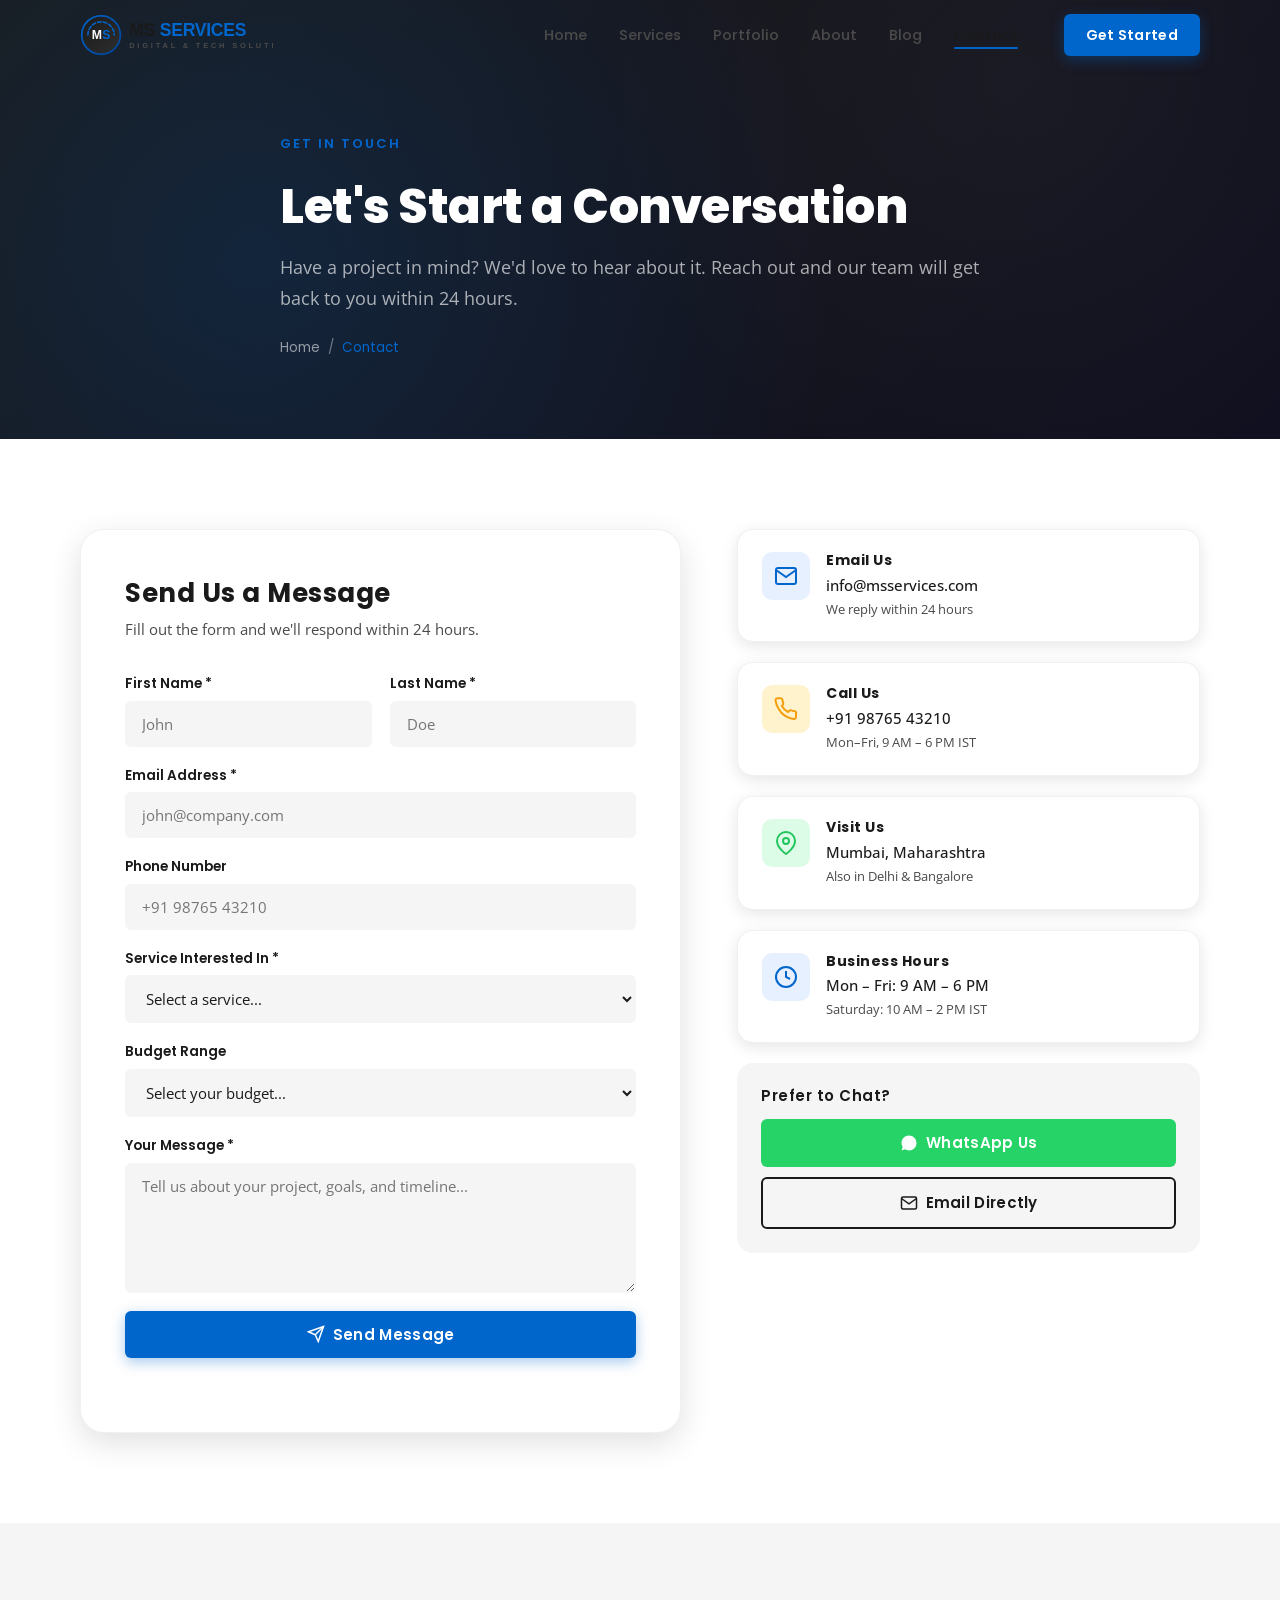
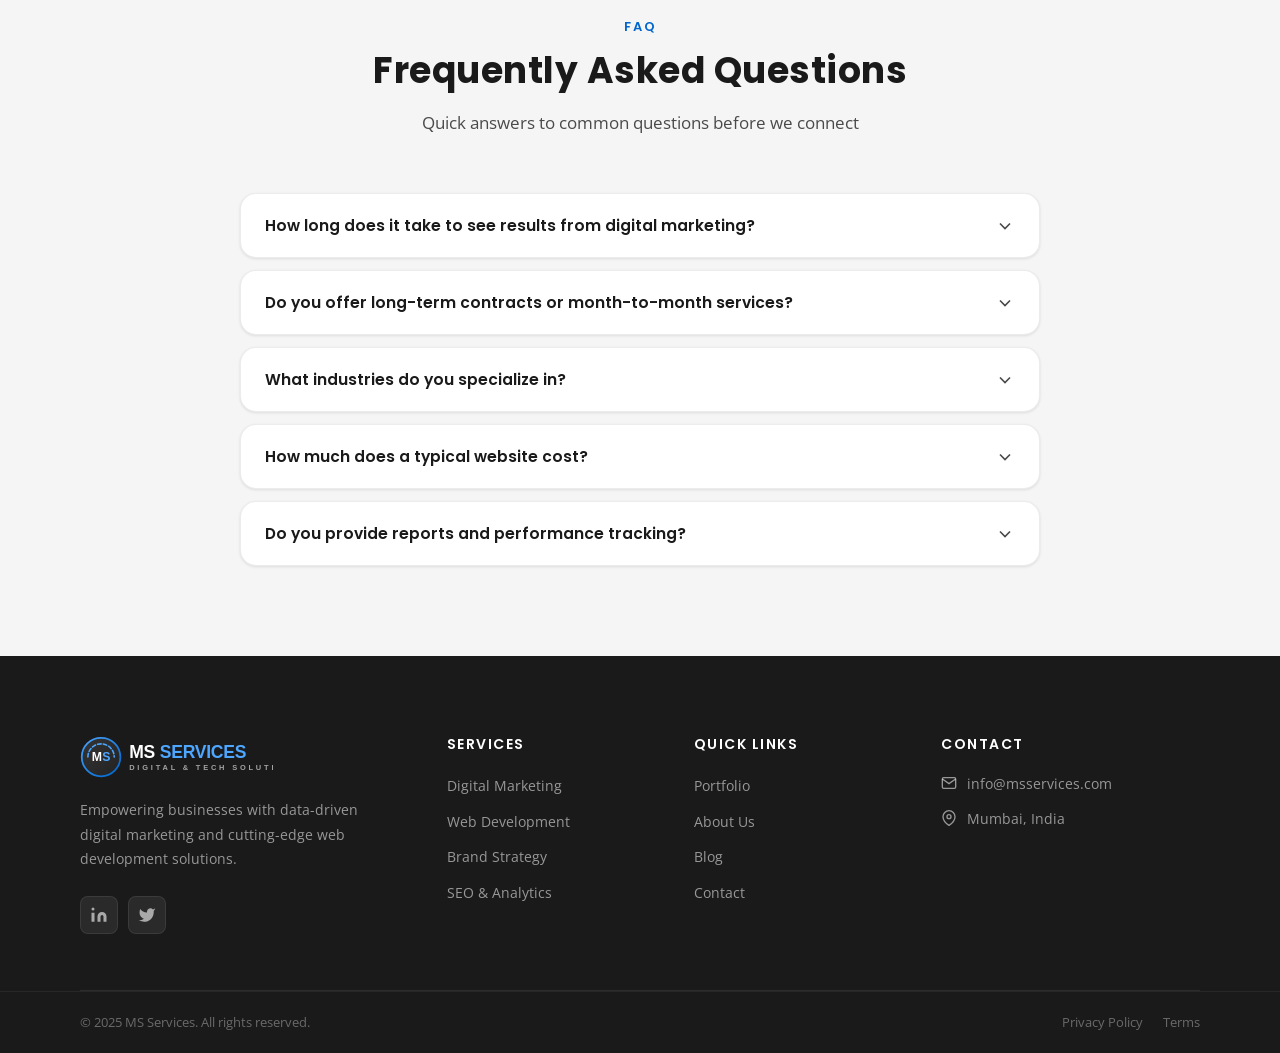
<file: contact.html>
<!DOCTYPE html>
<html lang="en">

<head>
    <meta charset="UTF-8" />
    <meta name="viewport" content="width=device-width, initial-scale=1.0" />
    <title>Contact Us - MS Services | Get in Touch</title>
    <meta name="description"
        content="Contact MS Services for digital marketing, web development, and brand strategy services. Get a free consultation today." />
    <link rel="preconnect" href="https://fonts.googleapis.com" />
    <link rel="preconnect" href="https://fonts.gstatic.com" crossorigin />
    <link
        href="https://fonts.googleapis.com/css2?family=Poppins:wght@400;500;600;700;800&family=Open+Sans:wght@400;500;600&display=swap"
        rel="stylesheet" />
    <link rel="stylesheet" href="style.css" />
    <link rel="stylesheet" href="pages.css" />
</head>

<body>

    <!-- NAV -->
    <nav class="navbar scrolled" id="navbar">
        <div class="nav-container">
            <a href="index.html" class="nav-logo">
                <img src="images/logo-header.svg" alt="MS Services" width="200" height="44" class="nav-logo-svg" />
            </a>
            <ul class="nav-menu" id="navMenu">
                <li><a href="index.html" class="nav-link">Home</a></li>
                <li><a href="services.html" class="nav-link">Services</a></li>
                <li><a href="portfolio.html" class="nav-link">Portfolio</a></li>
                <li><a href="about.html" class="nav-link">About</a></li>
                <li><a href="blog.html" class="nav-link">Blog</a></li>
                <li><a href="contact.html" class="nav-link active">Contact</a></li>
            </ul>
            <a href="contact.html" class="btn btn-primary nav-cta">Get Started</a>
            <button class="hamburger" id="hamburgerBtn" aria-label="Toggle menu" aria-expanded="false">
                <span class="hamburger-line"></span><span class="hamburger-line"></span><span
                    class="hamburger-line"></span>
            </button>
        </div>
    </nav>

    <!-- PAGE HERO -->
    <section class="page-hero">
        <div class="page-hero-bg"></div>
        <div class="container">
            <div class="page-hero-content">
                <span class="section-tag">Get In Touch</span>
                <h1 class="page-hero-title">Let's Start a Conversation</h1>
                <p class="page-hero-subtitle">Have a project in mind? We'd love to hear about it. Reach out and our team
                    will get back to you within 24 hours.</p>
                <div class="breadcrumb"><a href="index.html">Home</a> <span>/</span> <span>Contact</span></div>
            </div>
        </div>
    </section>

    <!-- CONTACT MAIN -->
    <section class="section">
        <div class="container">
            <div class="contact-grid">

                <!-- CONTACT FORM -->
                <div class="contact-form-col reveal">
                    <div class="contact-form-card">
                        <h2 class="contact-form-heading">Send Us a Message</h2>
                        <p class="contact-form-sub">Fill out the form and we'll respond within 24 hours.</p>
                        <form class="contact-form" id="contactForm" novalidate>
                            <div class="form-row">
                                <div class="form-field">
                                    <label for="firstName">First Name *</label>
                                    <input type="text" id="firstName" name="firstName" placeholder="John" required />
                                </div>
                                <div class="form-field">
                                    <label for="lastName">Last Name *</label>
                                    <input type="text" id="lastName" name="lastName" placeholder="Doe" required />
                                </div>
                            </div>
                            <div class="form-field">
                                <label for="contactEmail">Email Address *</label>
                                <input type="email" id="contactEmail" name="email" placeholder="john@company.com"
                                    required />
                            </div>
                            <div class="form-field">
                                <label for="contactPhone">Phone Number</label>
                                <input type="tel" id="contactPhone" name="phone" placeholder="+91 98765 43210" />
                            </div>
                            <div class="form-field">
                                <label for="serviceType">Service Interested In *</label>
                                <select id="serviceType" name="serviceType" required>
                                    <option value="">Select a service...</option>
                                    <option value="digital-marketing">Digital Marketing</option>
                                    <option value="web-development">Web Development</option>
                                    <option value="brand-strategy">Brand Strategy</option>
                                    <option value="seo-analytics">SEO &amp; Analytics</option>
                                    <option value="full-package">Full Package</option>
                                    <option value="other">Other / Not Sure</option>
                                </select>
                            </div>
                            <div class="form-field">
                                <label for="budget">Budget Range</label>
                                <select id="budget" name="budget">
                                    <option value="">Select your budget...</option>
                                    <option value="under-25k">Under ₹25,000/mo</option>
                                    <option value="25k-65k">₹25,000 – ₹65,000/mo</option>
                                    <option value="65k-150k">₹65,000 – ₹1,50,000/mo</option>
                                    <option value="150k+">₹1,50,000+/mo</option>
                                </select>
                            </div>
                            <div class="form-field">
                                <label for="contactMessage">Your Message *</label>
                                <textarea id="contactMessage" name="message" rows="5"
                                    placeholder="Tell us about your project, goals, and timeline..."
                                    required></textarea>
                            </div>
                            <button type="submit" class="btn btn-primary" style="width:100%;justify-content:center;"
                                id="contactSubmit">
                                <svg width="18" height="18" viewBox="0 0 24 24" fill="none" stroke="currentColor"
                                    stroke-width="2">
                                    <line x1="22" y1="2" x2="11" y2="13" />
                                    <polygon points="22 2 15 22 11 13 2 9 22 2" />
                                </svg>
                                Send Message
                            </button>
                            <div class="contact-form-messages">
                                <div class="contact-success" id="contact-success" style="display:none;">
                                    <svg width="20" height="20" viewBox="0 0 24 24" fill="none" stroke="currentColor"
                                        stroke-width="2">
                                        <path d="M22 11.08V12a10 10 0 1 1-5.93-9.14" />
                                        <polyline points="22 4 12 14.01 9 11.01" />
                                    </svg>
                                    <div>
                                        <strong>Message sent successfully!</strong>
                                        <p>Thank you for reaching out. Our team will contact you within 24 hours.</p>
                                    </div>
                                </div>
                                <div class="contact-error" id="contact-error" style="display:none;">
                                    <svg width="18" height="18" viewBox="0 0 24 24" fill="none" stroke="currentColor"
                                        stroke-width="2">
                                        <circle cx="12" cy="12" r="10" />
                                        <line x1="12" y1="8" x2="12" y2="12" />
                                        <line x1="12" y1="16" x2="12.01" y2="16" />
                                    </svg>
                                    Please fill in all required fields correctly.
                                </div>
                            </div>
                        </form>
                    </div>
                </div>

                <!-- CONTACT INFO -->
                <div class="contact-info-col">
                    <div class="contact-info-card reveal">
                        <div class="contact-info-icon" style="background:var(--color-accent-light)">
                            <svg width="24" height="24" viewBox="0 0 24 24" fill="none" stroke="#0066cc"
                                stroke-width="2">
                                <path d="M4 4h16c1.1 0 2 .9 2 2v12c0 1.1-.9 2-2 2H4c-1.1 0-2-.9-2-2V6c0-1.1.9-2 2-2z" />
                                <polyline points="22,6 12,13 2,6" />
                            </svg>
                        </div>
                        <div>
                            <h3 class="contact-info-title">Email Us</h3>
                            <p class="contact-info-value"><a href="mailto:info@msservices.com">info@msservices.com</a>
                            </p>
                            <p class="contact-info-note">We reply within 24 hours</p>
                        </div>
                    </div>

                    <div class="contact-info-card reveal">
                        <div class="contact-info-icon" style="background:#fff3cd">
                            <svg width="24" height="24" viewBox="0 0 24 24" fill="none" stroke="#f59e0b"
                                stroke-width="2">
                                <path
                                    d="M22 16.92v3a2 2 0 0 1-2.18 2 19.79 19.79 0 0 1-8.63-3.07A19.5 19.5 0 0 1 4.69 12 19.79 19.79 0 0 1 1.53 3.49 2 2 0 0 1 3.5 1.27h3a2 2 0 0 1 2 1.72c.127.96.361 1.903.7 2.81a2 2 0 0 1-.45 2.11L7.91 9a16 16 0 0 0 6.09 6.09l1.27-1.27a2 2 0 0 1 2.11-.45c.907.339 1.85.573 2.81.7A2 2 0 0 1 22 16.92z" />
                            </svg>
                        </div>
                        <div>
                            <h3 class="contact-info-title">Call Us</h3>
                            <p class="contact-info-value"><a href="tel:+919876543210">+91 98765 43210</a></p>
                            <p class="contact-info-note">Mon–Fri, 9 AM – 6 PM IST</p>
                        </div>
                    </div>

                    <div class="contact-info-card reveal">
                        <div class="contact-info-icon" style="background:#dcfce7">
                            <svg width="24" height="24" viewBox="0 0 24 24" fill="none" stroke="#22c55e"
                                stroke-width="2">
                                <path d="M21 10c0 7-9 13-9 13s-9-6-9-13a9 9 0 0 1 18 0z" />
                                <circle cx="12" cy="10" r="3" />
                            </svg>
                        </div>
                        <div>
                            <h3 class="contact-info-title">Visit Us</h3>
                            <p class="contact-info-value">Mumbai, Maharashtra</p>
                            <p class="contact-info-note">Also in Delhi &amp; Bangalore</p>
                        </div>
                    </div>

                    <div class="contact-info-card reveal">
                        <div class="contact-info-icon" style="background:#e6f0ff">
                            <svg width="24" height="24" viewBox="0 0 24 24" fill="none" stroke="#0066cc"
                                stroke-width="2">
                                <circle cx="12" cy="12" r="10" />
                                <polyline points="12 6 12 12 16 14" />
                            </svg>
                        </div>
                        <div>
                            <h3 class="contact-info-title">Business Hours</h3>
                            <p class="contact-info-value">Mon – Fri: 9 AM – 6 PM</p>
                            <p class="contact-info-note">Saturday: 10 AM – 2 PM IST</p>
                        </div>
                    </div>

                    <!-- Quick CTA -->
                    <div class="contact-quick-ctas reveal">
                        <h3 class="contact-qcta-title">Prefer to Chat?</h3>
                        <div class="contact-qcta-btns">
                            <a href="https://wa.me/919876543210" class="btn"
                                style="background:#25D366;color:white;gap:8px;" id="whatsapp-btn">
                                <svg width="18" height="18" viewBox="0 0 24 24" fill="currentColor">
                                    <path
                                        d="M17.472 14.382c-.297-.149-1.758-.867-2.03-.967-.273-.099-.471-.148-.67.15-.197.297-.767.966-.94 1.164-.173.199-.347.223-.644.075-.297-.15-1.255-.463-2.39-1.475-.883-.788-1.48-1.761-1.653-2.059-.173-.297-.018-.458.13-.606.134-.133.298-.347.446-.52.149-.174.198-.298.298-.497.099-.198.05-.371-.025-.52-.075-.149-.669-1.612-.916-2.207-.242-.579-.487-.5-.669-.51-.173-.008-.371-.01-.57-.01-.198 0-.52.074-.792.372-.272.297-1.04 1.016-1.04 2.479 0 1.462 1.065 2.875 1.213 3.074.149.198 2.096 3.2 5.077 4.487.709.306 1.262.489 1.694.625.712.227 1.36.195 1.871.118.571-.085 1.758-.719 2.006-1.413.248-.694.248-1.289.173-1.413-.074-.124-.272-.198-.57-.347z" />
                                    <path
                                        d="M11.99 2C6.478 2 2 6.477 2 11.99c0 1.99.583 3.845 1.582 5.414L2 22l4.745-1.55C8.174 21.443 10.026 22 11.99 22 17.522 22 22 17.523 22 12.01 22 6.477 17.522 2 11.99 2z"
                                        fill-rule="evenodd" clip-rule="evenodd" />
                                </svg>
                                WhatsApp Us
                            </a>
                            <a href="mailto:info@msservices.com" class="btn btn-secondary" id="email-btn">
                                <svg width="18" height="18" viewBox="0 0 24 24" fill="none" stroke="currentColor"
                                    stroke-width="2">
                                    <path
                                        d="M4 4h16c1.1 0 2 .9 2 2v12c0 1.1-.9 2-2 2H4c-1.1 0-2-.9-2-2V6c0-1.1.9-2 2-2z" />
                                    <polyline points="22,6 12,13 2,6" />
                                </svg>
                                Email Directly
                            </a>
                        </div>
                    </div>
                </div>

            </div>
        </div>
    </section>

    <!-- FAQ -->
    <section class="section bg-light">
        <div class="container">
            <div class="section-header reveal">
                <span class="section-tag">FAQ</span>
                <h2 class="section-title">Frequently Asked Questions</h2>
                <p class="section-subtitle">Quick answers to common questions before we connect</p>
            </div>
            <div class="faq-list">
                <div class="faq-item reveal">
                    <button class="faq-question" aria-expanded="false" id="faq-1-btn">
                        How long does it take to see results from digital marketing?
                        <svg class="faq-icon" width="20" height="20" viewBox="0 0 24 24" fill="none"
                            stroke="currentColor" stroke-width="2">
                            <polyline points="6 9 12 15 18 9" />
                        </svg>
                    </button>
                    <div class="faq-answer" id="faq-1-ans">SEO typically takes 3–6 months to show significant results.
                        Paid advertising (PPC) can show results within days. Social media marketing usually shows
                        engagement growth within 1–2 months. We provide monthly reports so you can track progress from
                        day one.</div>
                </div>
                <div class="faq-item reveal">
                    <button class="faq-question" aria-expanded="false" id="faq-2-btn">
                        Do you offer long-term contracts or month-to-month services?
                        <svg class="faq-icon" width="20" height="20" viewBox="0 0 24 24" fill="none"
                            stroke="currentColor" stroke-width="2">
                            <polyline points="6 9 12 15 18 9" />
                        </svg>
                    </button>
                    <div class="faq-answer" id="faq-2-ans">We offer both options. Our monthly retainer plans require a
                        minimum 3-month commitment for best results, while one-time projects (website builds, brand
                        identity, etc.) are priced per project. Most clients stay with us long-term because of the
                        results they see.</div>
                </div>
                <div class="faq-item reveal">
                    <button class="faq-question" aria-expanded="false" id="faq-3-btn">
                        What industries do you specialize in?
                        <svg class="faq-icon" width="20" height="20" viewBox="0 0 24 24" fill="none"
                            stroke="currentColor" stroke-width="2">
                            <polyline points="6 9 12 15 18 9" />
                        </svg>
                    </button>
                    <div class="faq-answer" id="faq-3-ans">We work across all industries, including e-commerce, SaaS,
                        healthcare, real estate, education, finance, fashion, and B2B services. Our strategies are
                        always customized to your specific industry, target audience, and competitive landscape.</div>
                </div>
                <div class="faq-item reveal">
                    <button class="faq-question" aria-expanded="false" id="faq-4-btn">
                        How much does a typical website cost?
                        <svg class="faq-icon" width="20" height="20" viewBox="0 0 24 24" fill="none"
                            stroke="currentColor" stroke-width="2">
                            <polyline points="6 9 12 15 18 9" />
                        </svg>
                    </button>
                    <div class="faq-answer" id="faq-4-ans">Website costs vary based on scope. A standard business
                        website typically ranges from ₹50,000 to ₹2,00,000. E-commerce platforms start at ₹1,50,000.
                        Custom web applications are priced based on features and complexity. Contact us for a free,
                        no-obligation quote.</div>
                </div>
                <div class="faq-item reveal">
                    <button class="faq-question" aria-expanded="false" id="faq-5-btn">
                        Do you provide reports and performance tracking?
                        <svg class="faq-icon" width="20" height="20" viewBox="0 0 24 24" fill="none"
                            stroke="currentColor" stroke-width="2">
                            <polyline points="6 9 12 15 18 9" />
                        </svg>
                    </button>
                    <div class="faq-answer" id="faq-5-ans">Yes, absolutely. Every client receives detailed monthly
                        performance reports covering key metrics — traffic, conversions, ROI, keyword rankings, and
                        more. We also set up live dashboards so you can check your data anytime. Transparency is core to
                        how we work.</div>
                </div>
            </div>
        </div>
    </section>

    <!-- FOOTER -->
    <footer class="footer">
        <div class="container">
            <div class="footer-grid">
                <div class="footer-col footer-brand">
                    <div class="footer-logo"><img src="images/logo-footer.svg" alt="MS Services" width="200" height="44"
                            class="footer-logo-svg" /></div>
                    <p class="footer-desc">Empowering businesses with data-driven digital marketing and cutting-edge web
                        development solutions.</p>
                    <div class="social-links"><a href="#" class="social-link" aria-label="LinkedIn"><svg width="18"
                                height="18" viewBox="0 0 24 24" fill="currentColor">
                                <path
                                    d="M16 8a6 6 0 0 1 6 6v7h-4v-7a2 2 0 0 0-2-2 2 2 0 0 0-2 2v7h-4v-7a6 6 0 0 1 6-6z" />
                                <rect x="2" y="9" width="4" height="12" />
                                <circle cx="4" cy="4" r="2" />
                            </svg></a><a href="#" class="social-link" aria-label="Twitter"><svg width="18" height="18"
                                viewBox="0 0 24 24" fill="currentColor">
                                <path
                                    d="M23 3a10.9 10.9 0 0 1-3.14 1.53 4.48 4.48 0 0 0-7.86 3v1A10.66 10.66 0 0 1 3 4s-4 9 5 13a11.64 11.64 0 0 1-7 2c9 5 20 0 20-11.5a4.5 4.5 0 0 0-.08-.83A7.72 7.72 0 0 0 23 3z" />
                            </svg></a></div>
                </div>
                <div class="footer-col">
                    <h4 class="footer-col-title">Services</h4>
                    <ul class="footer-links">
                        <li><a href="services.html" class="footer-link">Digital Marketing</a></li>
                        <li><a href="services.html" class="footer-link">Web Development</a></li>
                        <li><a href="services.html" class="footer-link">Brand Strategy</a></li>
                        <li><a href="services.html" class="footer-link">SEO &amp; Analytics</a></li>
                    </ul>
                </div>
                <div class="footer-col">
                    <h4 class="footer-col-title">Quick Links</h4>
                    <ul class="footer-links">
                        <li><a href="portfolio.html" class="footer-link">Portfolio</a></li>
                        <li><a href="about.html" class="footer-link">About Us</a></li>
                        <li><a href="blog.html" class="footer-link">Blog</a></li>
                        <li><a href="contact.html" class="footer-link">Contact</a></li>
                    </ul>
                </div>
                <div class="footer-col">
                    <h4 class="footer-col-title">Contact</h4>
                    <ul class="footer-contact-list">
                        <li class="footer-contact-item"><svg width="16" height="16" viewBox="0 0 24 24" fill="none"
                                stroke="currentColor" stroke-width="2">
                                <path d="M4 4h16c1.1 0 2 .9 2 2v12c0 1.1-.9 2-2 2H4c-1.1 0-2-.9-2-2V6c0-1.1.9-2 2-2z" />
                                <polyline points="22,6 12,13 2,6" />
                            </svg><a href="mailto:info@msservices.com" class="footer-link">info@msservices.com</a></li>
                        <li class="footer-contact-item"><svg width="16" height="16" viewBox="0 0 24 24" fill="none"
                                stroke="currentColor" stroke-width="2">
                                <path d="M21 10c0 7-9 13-9 13s-9-6-9-13a9 9 0 0 1 18 0z" />
                                <circle cx="12" cy="10" r="3" />
                            </svg><span>Mumbai, India</span></li>
                    </ul>
                </div>
            </div>
        </div>
        <div class="footer-bottom">
            <div class="container">
                <div class="footer-bottom-content">
                    <p>&copy; 2025 MS Services. All rights reserved.</p>
                    <div class="footer-bottom-links"><a href="#" class="footer-bottom-link">Privacy Policy</a><a
                            href="#" class="footer-bottom-link">Terms</a></div>
                </div>
            </div>
        </div>
    </footer>
    <button class="back-to-top" id="backToTop" aria-label="Back to top"><svg width="20" height="20" viewBox="0 0 24 24"
            fill="none" stroke="currentColor" stroke-width="2">
            <polyline points="18 15 12 9 6 15" />
        </svg></button>
    <script src="script.js"></script>
    <script>
        // Contact form
        const cForm = document.getElementById('contactForm');
        const cSuccess = document.getElementById('contact-success');
        const cError = document.getElementById('contact-error');
        if (cForm) {
            cForm.addEventListener('submit', e => {
                e.preventDefault();
                cSuccess.style.display = 'none';
                cError.style.display = 'none';
                const req = ['firstName', 'lastName', 'contactEmail', 'serviceType', 'contactMessage'];
                const allFilled = req.every(id => {
                    const el = document.getElementById(id);
                    return el && el.value.trim() !== '';
                });
                const emailEl = document.getElementById('contactEmail');
                const emailValid = /^[^\s@]+@[^\s@]+\.[^\s@]+$/.test(emailEl?.value || '');
                if (!allFilled || !emailValid) {
                    cError.style.display = 'flex';
                    return;
                }
                const btn = document.getElementById('contactSubmit');
                btn.textContent = 'Sending...';
                btn.disabled = true;
                setTimeout(() => {
                    cSuccess.style.display = 'flex';
                    cForm.reset();
                    btn.innerHTML = '<svg width="18" height="18" viewBox="0 0 24 24" fill="none" stroke="currentColor" stroke-width="2"><line x1="22" y1="2" x2="11" y2="13"/><polygon points="22 2 15 22 11 13 2 9 22 2"/></svg> Send Message';
                    btn.disabled = false;
                }, 1200);
            });
        }
        // FAQ accordion
        document.querySelectorAll('.faq-question').forEach(btn => {
            btn.addEventListener('click', () => {
                const isOpen = btn.getAttribute('aria-expanded') === 'true';
                document.querySelectorAll('.faq-question').forEach(b => {
                    b.setAttribute('aria-expanded', 'false');
                    b.parentElement.classList.remove('open');
                });
                if (!isOpen) {
                    btn.setAttribute('aria-expanded', 'true');
                    btn.parentElement.classList.add('open');
                }
            });
        });
    </script>
</body>

</html>
</file>
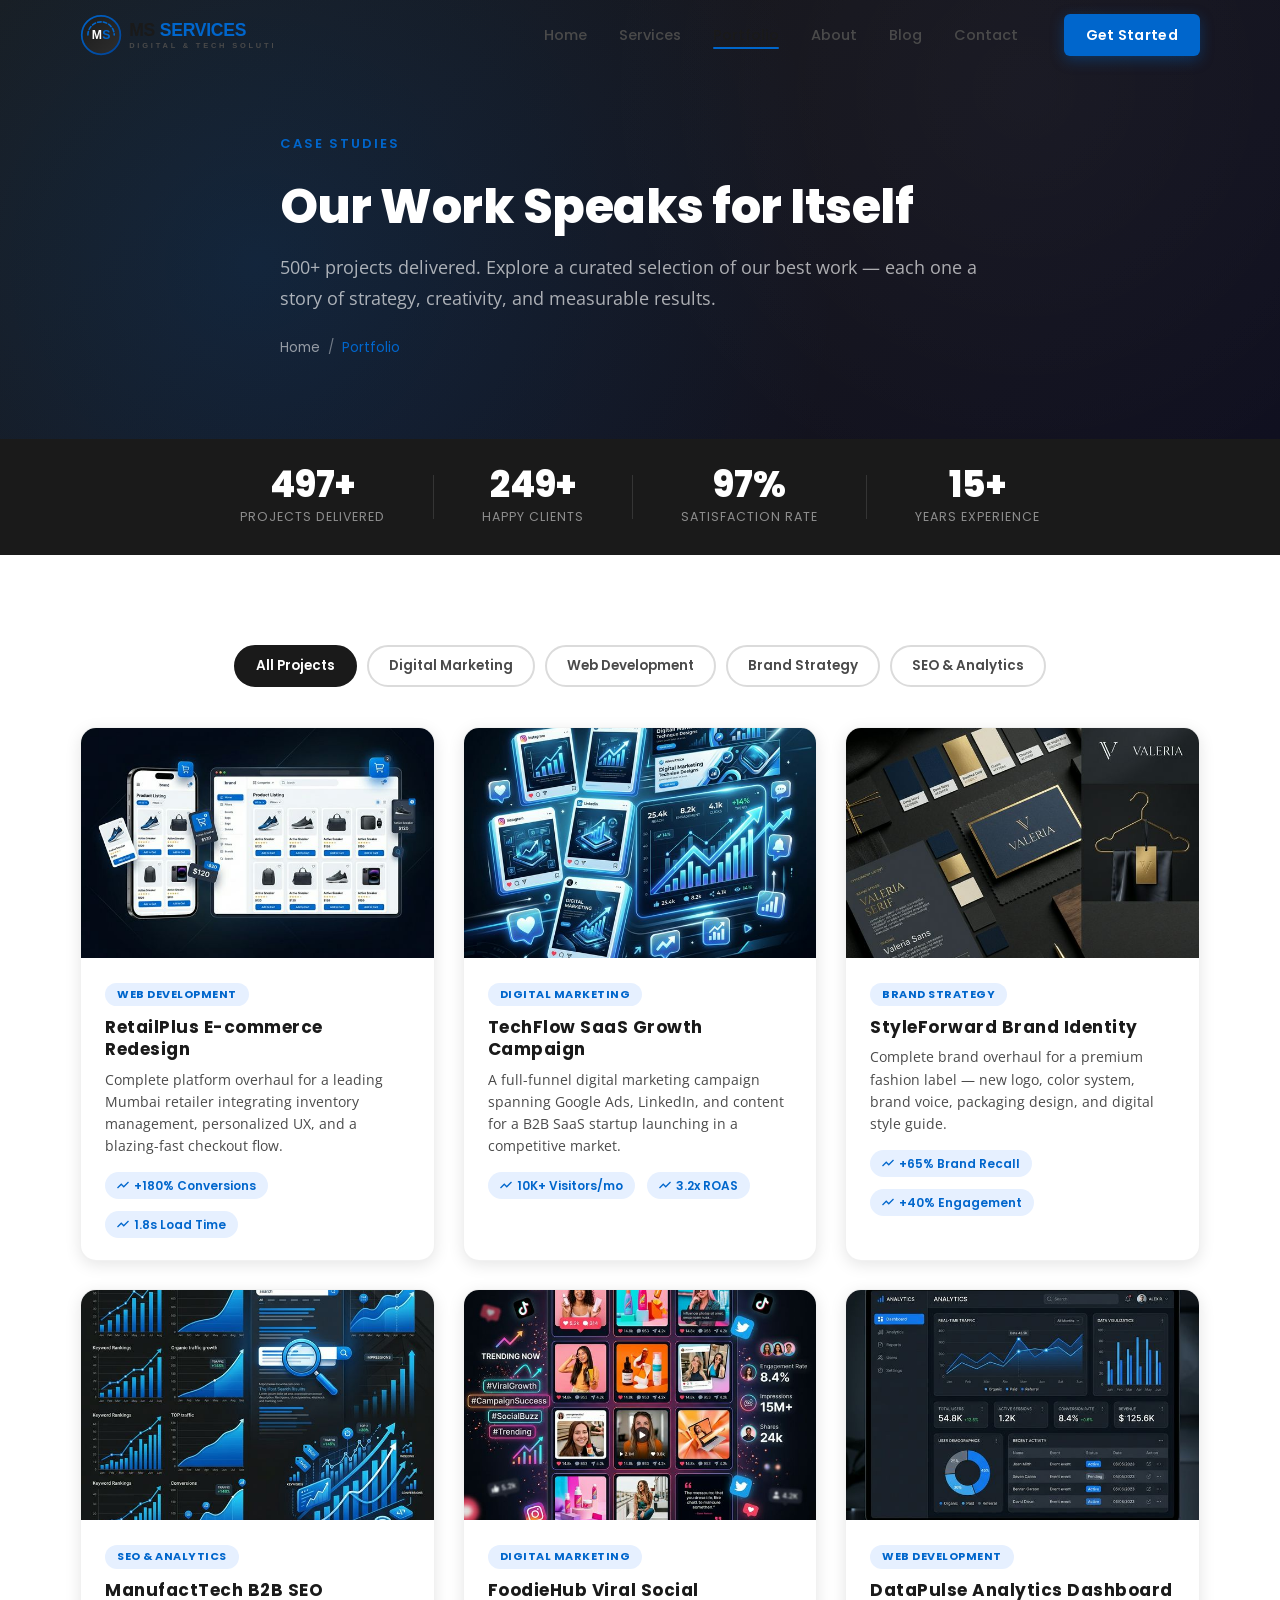
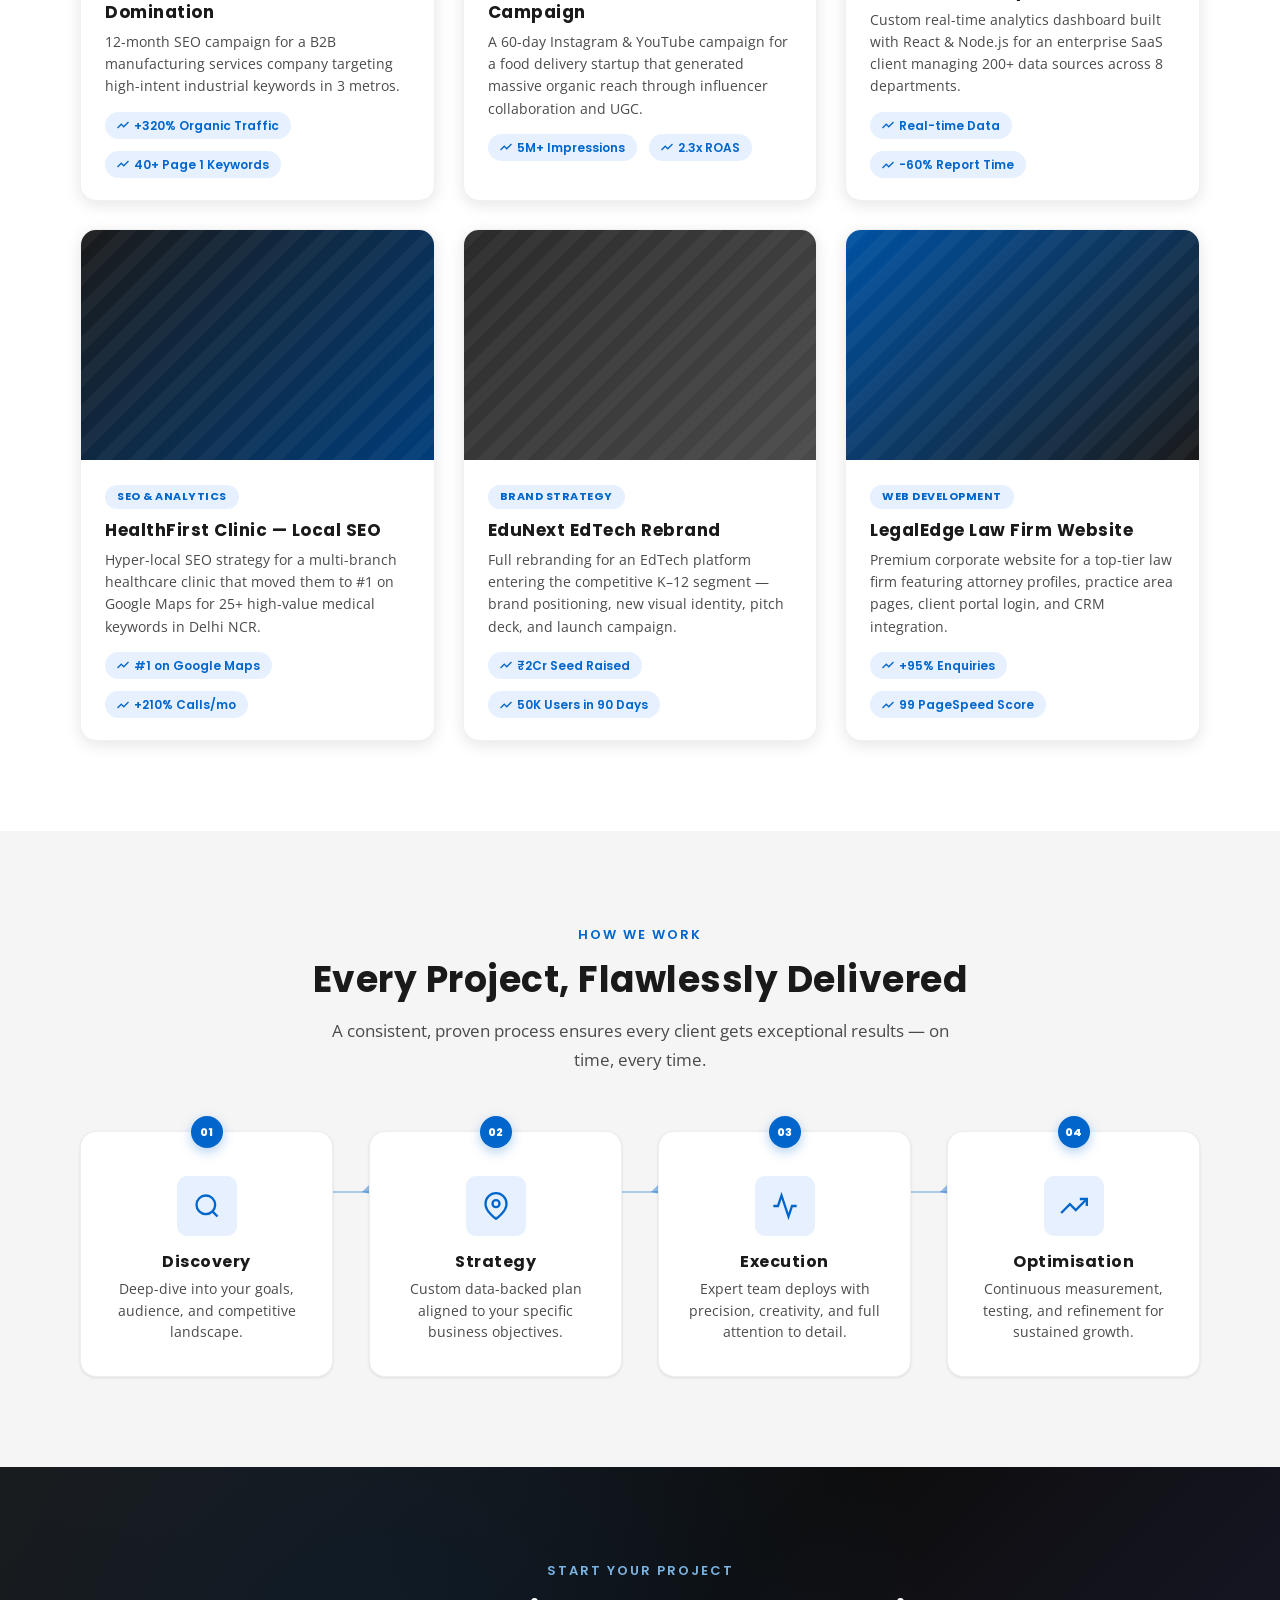
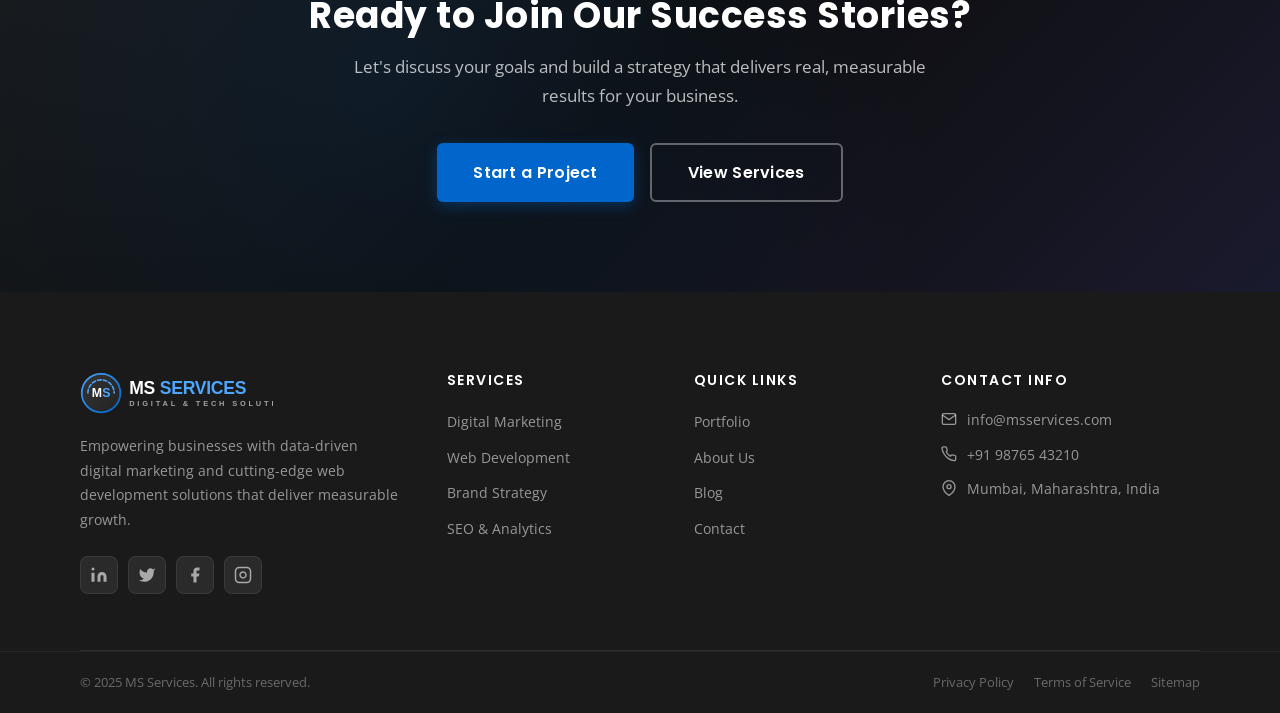
<file: portfolio.html>
<!DOCTYPE html>
<html lang="en">

<head>
    <meta charset="UTF-8" />
    <meta name="viewport" content="width=device-width, initial-scale=1.0" />
    <title>Portfolio - MS Services | Our Work & Case Studies</title>
    <meta name="description"
        content="Explore MS Services' portfolio of digital marketing, web development, brand strategy and SEO projects. Real results for real businesses." />
    <link rel="preconnect" href="https://fonts.googleapis.com" />
    <link rel="preconnect" href="https://fonts.gstatic.com" crossorigin />
    <link
        href="https://fonts.googleapis.com/css2?family=Poppins:wght@400;500;600;700;800&family=Open+Sans:wght@400;500;600&display=swap"
        rel="stylesheet" />
    <link rel="stylesheet" href="style.css" />
    <link rel="stylesheet" href="pages.css" />
</head>

<body>

    <!-- NAV -->
    <nav class="navbar scrolled" id="navbar">
        <div class="nav-container">
            <a href="index.html" class="nav-logo">
                <img src="images/logo-header.svg" alt="MS Services" width="200" height="44" class="nav-logo-svg" />
            </a>
            <ul class="nav-menu" id="navMenu">
                <li><a href="index.html" class="nav-link">Home</a></li>
                <li><a href="services.html" class="nav-link">Services</a></li>
                <li><a href="portfolio.html" class="nav-link active">Portfolio</a></li>
                <li><a href="about.html" class="nav-link">About</a></li>
                <li><a href="blog.html" class="nav-link">Blog</a></li>
                <li><a href="contact.html" class="nav-link">Contact</a></li>
            </ul>
            <a href="contact.html" class="btn btn-primary nav-cta">Get Started</a>
            <button class="hamburger" id="hamburgerBtn" aria-label="Toggle menu" aria-expanded="false">
                <span class="hamburger-line"></span><span class="hamburger-line"></span><span
                    class="hamburger-line"></span>
            </button>
        </div>
    </nav>

    <!-- PAGE HERO -->
    <section class="page-hero">
        <div class="page-hero-bg"></div>
        <div class="container">
            <div class="page-hero-content">
                <span class="section-tag">Case Studies</span>
                <h1 class="page-hero-title">Our Work Speaks for Itself</h1>
                <p class="page-hero-subtitle">500+ projects delivered. Explore a curated selection of our best work —
                    each one a story of strategy, creativity, and measurable results.</p>
                <div class="breadcrumb"><a href="index.html">Home</a> <span>/</span> <span>Portfolio</span></div>
            </div>
        </div>
    </section>

    <!-- STATS BAR -->
    <div class="portfolio-stats-bar">
        <div class="container">
            <div class="portfolio-stats-inner">
                <div class="portfolio-stat-item">
                    <span class="portfolio-stat-num" data-target="500" data-suffix="+">0</span>
                    <span class="portfolio-stat-label">Projects Delivered</span>
                </div>
                <div class="portfolio-stat-divider"></div>
                <div class="portfolio-stat-item">
                    <span class="portfolio-stat-num" data-target="250" data-suffix="+">0</span>
                    <span class="portfolio-stat-label">Happy Clients</span>
                </div>
                <div class="portfolio-stat-divider"></div>
                <div class="portfolio-stat-item">
                    <span class="portfolio-stat-num" data-target="98" data-suffix="%">0</span>
                    <span class="portfolio-stat-label">Satisfaction Rate</span>
                </div>
                <div class="portfolio-stat-divider"></div>
                <div class="portfolio-stat-item">
                    <span class="portfolio-stat-num" data-target="15" data-suffix="+">0</span>
                    <span class="portfolio-stat-label">Years Experience</span>
                </div>
            </div>
        </div>
    </div>

    <!-- PORTFOLIO GRID -->
    <section class="section">
        <div class="container">
            <!-- Filters -->
            <div class="portfolio-filters reveal" role="group" aria-label="Portfolio filters">
                <button class="filter-btn active" data-filter="all" id="pf-all">All Projects</button>
                <button class="filter-btn" data-filter="marketing" id="pf-marketing">Digital Marketing</button>
                <button class="filter-btn" data-filter="webdev" id="pf-webdev">Web Development</button>
                <button class="filter-btn" data-filter="brand" id="pf-brand">Brand Strategy</button>
                <button class="filter-btn" data-filter="seo" id="pf-seo">SEO &amp; Analytics</button>
            </div>

            <div class="portfolio-page-grid" id="portfolioPageGrid">

                <!-- PROJECT 1 -->
                <article class="portfolio-page-card reveal" data-filter="webdev">
                    <div class="portfolio-page-img">
                        <img src="images/portfolio-ecommerce.png" alt="E-commerce Platform Redesign for RetailPlus"
                            loading="lazy" />
                        <div class="portfolio-page-overlay">
                            <a href="contact.html" class="btn btn-primary" id="pf-case-1">View Case Study</a>
                        </div>
                    </div>
                    <div class="portfolio-page-info">
                        <span class="portfolio-tag">Web Development</span>
                        <h3 class="portfolio-title">RetailPlus E-commerce Redesign</h3>
                        <p class="portfolio-desc">Complete platform overhaul for a leading Mumbai retailer integrating
                            inventory management, personalized UX, and a blazing-fast checkout flow.</p>
                        <div class="portfolio-results">
                            <span class="portfolio-result-badge">
                                <svg width="12" height="12" viewBox="0 0 24 24" fill="none" stroke="currentColor"
                                    stroke-width="2.5">
                                    <polyline points="23 6 13.5 15.5 8.5 10.5 1 18" />
                                </svg>
                                +180% Conversions
                            </span>
                            <span class="portfolio-result-badge">
                                <svg width="12" height="12" viewBox="0 0 24 24" fill="none" stroke="currentColor"
                                    stroke-width="2.5">
                                    <polyline points="23 6 13.5 15.5 8.5 10.5 1 18" />
                                </svg>
                                1.8s Load Time
                            </span>
                        </div>
                    </div>
                </article>

                <!-- PROJECT 2 -->
                <article class="portfolio-page-card reveal" data-filter="marketing">
                    <div class="portfolio-page-img">
                        <img src="images/portfolio-marketing.png" alt="Tech Startup Growth Campaign" loading="lazy" />
                        <div class="portfolio-page-overlay">
                            <a href="contact.html" class="btn btn-primary" id="pf-case-2">View Case Study</a>
                        </div>
                    </div>
                    <div class="portfolio-page-info">
                        <span class="portfolio-tag">Digital Marketing</span>
                        <h3 class="portfolio-title">TechFlow SaaS Growth Campaign</h3>
                        <p class="portfolio-desc">A full-funnel digital marketing campaign spanning Google Ads,
                            LinkedIn, and content for a B2B SaaS startup launching in a competitive market.</p>
                        <div class="portfolio-results">
                            <span class="portfolio-result-badge">
                                <svg width="12" height="12" viewBox="0 0 24 24" fill="none" stroke="currentColor"
                                    stroke-width="2.5">
                                    <polyline points="23 6 13.5 15.5 8.5 10.5 1 18" />
                                </svg>
                                10K+ Visitors/mo
                            </span>
                            <span class="portfolio-result-badge">
                                <svg width="12" height="12" viewBox="0 0 24 24" fill="none" stroke="currentColor"
                                    stroke-width="2.5">
                                    <polyline points="23 6 13.5 15.5 8.5 10.5 1 18" />
                                </svg>
                                3.2x ROAS
                            </span>
                        </div>
                    </div>
                </article>

                <!-- PROJECT 3 -->
                <article class="portfolio-page-card reveal" data-filter="brand">
                    <div class="portfolio-page-img">
                        <img src="images/portfolio-brand.png" alt="StyleForward Brand Identity Refresh"
                            loading="lazy" />
                        <div class="portfolio-page-overlay">
                            <a href="contact.html" class="btn btn-primary" id="pf-case-3">View Case Study</a>
                        </div>
                    </div>
                    <div class="portfolio-page-info">
                        <span class="portfolio-tag">Brand Strategy</span>
                        <h3 class="portfolio-title">StyleForward Brand Identity</h3>
                        <p class="portfolio-desc">Complete brand overhaul for a premium fashion label — new logo, color
                            system, brand voice, packaging design, and digital style guide.</p>
                        <div class="portfolio-results">
                            <span class="portfolio-result-badge">
                                <svg width="12" height="12" viewBox="0 0 24 24" fill="none" stroke="currentColor"
                                    stroke-width="2.5">
                                    <polyline points="23 6 13.5 15.5 8.5 10.5 1 18" />
                                </svg>
                                +65% Brand Recall
                            </span>
                            <span class="portfolio-result-badge">
                                <svg width="12" height="12" viewBox="0 0 24 24" fill="none" stroke="currentColor"
                                    stroke-width="2.5">
                                    <polyline points="23 6 13.5 15.5 8.5 10.5 1 18" />
                                </svg>
                                +40% Engagement
                            </span>
                        </div>
                    </div>
                </article>

                <!-- PROJECT 4 -->
                <article class="portfolio-page-card reveal" data-filter="seo">
                    <div class="portfolio-page-img">
                        <img src="images/portfolio-seo.png" alt="B2B SEO Transformation" loading="lazy" />
                        <div class="portfolio-page-overlay">
                            <a href="contact.html" class="btn btn-primary" id="pf-case-4">View Case Study</a>
                        </div>
                    </div>
                    <div class="portfolio-page-info">
                        <span class="portfolio-tag">SEO &amp; Analytics</span>
                        <h3 class="portfolio-title">ManufactTech B2B SEO Domination</h3>
                        <p class="portfolio-desc">12-month SEO campaign for a B2B manufacturing services company
                            targeting high-intent industrial keywords in 3 metros.</p>
                        <div class="portfolio-results">
                            <span class="portfolio-result-badge">
                                <svg width="12" height="12" viewBox="0 0 24 24" fill="none" stroke="currentColor"
                                    stroke-width="2.5">
                                    <polyline points="23 6 13.5 15.5 8.5 10.5 1 18" />
                                </svg>
                                +320% Organic Traffic
                            </span>
                            <span class="portfolio-result-badge">
                                <svg width="12" height="12" viewBox="0 0 24 24" fill="none" stroke="currentColor"
                                    stroke-width="2.5">
                                    <polyline points="23 6 13.5 15.5 8.5 10.5 1 18" />
                                </svg>
                                40+ Page 1 Keywords
                            </span>
                        </div>
                    </div>
                </article>

                <!-- PROJECT 5 -->
                <article class="portfolio-page-card reveal" data-filter="marketing">
                    <div class="portfolio-page-img">
                        <img src="images/portfolio-social.png" alt="Viral Social Media Campaign" loading="lazy" />
                        <div class="portfolio-page-overlay">
                            <a href="contact.html" class="btn btn-primary" id="pf-case-5">View Case Study</a>
                        </div>
                    </div>
                    <div class="portfolio-page-info">
                        <span class="portfolio-tag">Digital Marketing</span>
                        <h3 class="portfolio-title">FoodieHub Viral Social Campaign</h3>
                        <p class="portfolio-desc">A 60-day Instagram &amp; YouTube campaign for a food delivery startup
                            that generated massive organic reach through influencer collaboration and UGC.</p>
                        <div class="portfolio-results">
                            <span class="portfolio-result-badge">
                                <svg width="12" height="12" viewBox="0 0 24 24" fill="none" stroke="currentColor"
                                    stroke-width="2.5">
                                    <polyline points="23 6 13.5 15.5 8.5 10.5 1 18" />
                                </svg>
                                5M+ Impressions
                            </span>
                            <span class="portfolio-result-badge">
                                <svg width="12" height="12" viewBox="0 0 24 24" fill="none" stroke="currentColor"
                                    stroke-width="2.5">
                                    <polyline points="23 6 13.5 15.5 8.5 10.5 1 18" />
                                </svg>
                                2.3x ROAS
                            </span>
                        </div>
                    </div>
                </article>

                <!-- PROJECT 6 -->
                <article class="portfolio-page-card reveal" data-filter="webdev">
                    <div class="portfolio-page-img">
                        <img src="images/portfolio-saas.png" alt="SaaS Analytics Dashboard" loading="lazy" />
                        <div class="portfolio-page-overlay">
                            <a href="contact.html" class="btn btn-primary" id="pf-case-6">View Case Study</a>
                        </div>
                    </div>
                    <div class="portfolio-page-info">
                        <span class="portfolio-tag">Web Development</span>
                        <h3 class="portfolio-title">DataPulse Analytics Dashboard</h3>
                        <p class="portfolio-desc">Custom real-time analytics dashboard built with React &amp; Node.js
                            for an enterprise SaaS client managing 200+ data sources across 8 departments.</p>
                        <div class="portfolio-results">
                            <span class="portfolio-result-badge">
                                <svg width="12" height="12" viewBox="0 0 24 24" fill="none" stroke="currentColor"
                                    stroke-width="2.5">
                                    <polyline points="23 6 13.5 15.5 8.5 10.5 1 18" />
                                </svg>
                                Real-time Data
                            </span>
                            <span class="portfolio-result-badge">
                                <svg width="12" height="12" viewBox="0 0 24 24" fill="none" stroke="currentColor"
                                    stroke-width="2.5">
                                    <polyline points="23 6 13.5 15.5 8.5 10.5 1 18" />
                                </svg>
                                -60% Report Time
                            </span>
                        </div>
                    </div>
                </article>

                <!-- PROJECT 7 -->
                <article class="portfolio-page-card reveal" data-filter="seo">
                    <div class="portfolio-page-img">
                        <div class="blog-img-placeholder"
                            style="height:230px;background:linear-gradient(135deg,#1a1a1a 0%,#003d7a 100%);"></div>
                        <div class="portfolio-page-overlay">
                            <a href="contact.html" class="btn btn-primary" id="pf-case-7">View Case Study</a>
                        </div>
                    </div>
                    <div class="portfolio-page-info">
                        <span class="portfolio-tag">SEO &amp; Analytics</span>
                        <h3 class="portfolio-title">HealthFirst Clinic — Local SEO</h3>
                        <p class="portfolio-desc">Hyper-local SEO strategy for a multi-branch healthcare clinic that
                            moved them to #1 on Google Maps for 25+ high-value medical keywords in Delhi NCR.</p>
                        <div class="portfolio-results">
                            <span class="portfolio-result-badge">
                                <svg width="12" height="12" viewBox="0 0 24 24" fill="none" stroke="currentColor"
                                    stroke-width="2.5">
                                    <polyline points="23 6 13.5 15.5 8.5 10.5 1 18" />
                                </svg>
                                #1 on Google Maps
                            </span>
                            <span class="portfolio-result-badge">
                                <svg width="12" height="12" viewBox="0 0 24 24" fill="none" stroke="currentColor"
                                    stroke-width="2.5">
                                    <polyline points="23 6 13.5 15.5 8.5 10.5 1 18" />
                                </svg>
                                +210% Calls/mo
                            </span>
                        </div>
                    </div>
                </article>

                <!-- PROJECT 8 -->
                <article class="portfolio-page-card reveal" data-filter="brand">
                    <div class="portfolio-page-img">
                        <div class="blog-img-placeholder"
                            style="height:230px;background:linear-gradient(135deg,#2a2a2a 0%,#4a4a4a 100%);"></div>
                        <div class="portfolio-page-overlay">
                            <a href="contact.html" class="btn btn-primary" id="pf-case-8">View Case Study</a>
                        </div>
                    </div>
                    <div class="portfolio-page-info">
                        <span class="portfolio-tag">Brand Strategy</span>
                        <h3 class="portfolio-title">EduNext EdTech Rebrand</h3>
                        <p class="portfolio-desc">Full rebranding for an EdTech platform entering the competitive K–12
                            segment — brand positioning, new visual identity, pitch deck, and launch campaign.</p>
                        <div class="portfolio-results">
                            <span class="portfolio-result-badge">
                                <svg width="12" height="12" viewBox="0 0 24 24" fill="none" stroke="currentColor"
                                    stroke-width="2.5">
                                    <polyline points="23 6 13.5 15.5 8.5 10.5 1 18" />
                                </svg>
                                ₹2Cr Seed Raised
                            </span>
                            <span class="portfolio-result-badge">
                                <svg width="12" height="12" viewBox="0 0 24 24" fill="none" stroke="currentColor"
                                    stroke-width="2.5">
                                    <polyline points="23 6 13.5 15.5 8.5 10.5 1 18" />
                                </svg>
                                50K Users in 90 Days
                            </span>
                        </div>
                    </div>
                </article>

                <!-- PROJECT 9 -->
                <article class="portfolio-page-card reveal" data-filter="webdev">
                    <div class="portfolio-page-img">
                        <div class="blog-img-placeholder"
                            style="height:230px;background:linear-gradient(135deg,#0052a3 0%,#1a1a1a 100%);"></div>
                        <div class="portfolio-page-overlay">
                            <a href="contact.html" class="btn btn-primary" id="pf-case-9">View Case Study</a>
                        </div>
                    </div>
                    <div class="portfolio-page-info">
                        <span class="portfolio-tag">Web Development</span>
                        <h3 class="portfolio-title">LegalEdge Law Firm Website</h3>
                        <p class="portfolio-desc">Premium corporate website for a top-tier law firm featuring attorney
                            profiles, practice area pages, client portal login, and CRM integration.</p>
                        <div class="portfolio-results">
                            <span class="portfolio-result-badge">
                                <svg width="12" height="12" viewBox="0 0 24 24" fill="none" stroke="currentColor"
                                    stroke-width="2.5">
                                    <polyline points="23 6 13.5 15.5 8.5 10.5 1 18" />
                                </svg>
                                +95% Enquiries
                            </span>
                            <span class="portfolio-result-badge">
                                <svg width="12" height="12" viewBox="0 0 24 24" fill="none" stroke="currentColor"
                                    stroke-width="2.5">
                                    <polyline points="23 6 13.5 15.5 8.5 10.5 1 18" />
                                </svg>
                                99 PageSpeed Score
                            </span>
                        </div>
                    </div>
                </article>

            </div>

            <!-- No results message -->
            <div class="portfolio-no-results" id="portfolioNoResults" style="display:none;">
                <p>No projects found for this category.</p>
            </div>
        </div>
    </section>

    <!-- PROCESS MINI -->
    <section class="section bg-light">
        <div class="container">
            <div class="section-header reveal">
                <span class="section-tag">How We Work</span>
                <h2 class="section-title">Every Project, Flawlessly Delivered</h2>
                <p class="section-subtitle">A consistent, proven process ensures every client gets exceptional results —
                    on time, every time.</p>
            </div>
            <div class="process-steps">
                <div class="process-step reveal">
                    <div class="process-number">01</div>
                    <div class="process-icon-wrap"><svg width="28" height="28" viewBox="0 0 24 24" fill="none"
                            stroke="#0066cc" stroke-width="2">
                            <circle cx="11" cy="11" r="8" />
                            <line x1="21" y1="21" x2="16.65" y2="16.65" />
                        </svg></div>
                    <h3 class="process-title">Discovery</h3>
                    <p class="process-desc">Deep-dive into your goals, audience, and competitive landscape.</p>
                </div>
                <div class="process-connector"></div>
                <div class="process-step reveal">
                    <div class="process-number">02</div>
                    <div class="process-icon-wrap"><svg width="28" height="28" viewBox="0 0 24 24" fill="none"
                            stroke="#0066cc" stroke-width="2">
                            <path d="M21 10c0 7-9 13-9 13s-9-6-9-13a9 9 0 0 1 18 0z" />
                            <circle cx="12" cy="10" r="3" />
                        </svg></div>
                    <h3 class="process-title">Strategy</h3>
                    <p class="process-desc">Custom data-backed plan aligned to your specific business objectives.</p>
                </div>
                <div class="process-connector"></div>
                <div class="process-step reveal">
                    <div class="process-number">03</div>
                    <div class="process-icon-wrap"><svg width="28" height="28" viewBox="0 0 24 24" fill="none"
                            stroke="#0066cc" stroke-width="2">
                            <polyline points="22 12 18 12 15 21 9 3 6 12 2 12" />
                        </svg></div>
                    <h3 class="process-title">Execution</h3>
                    <p class="process-desc">Expert team deploys with precision, creativity, and full attention to
                        detail.</p>
                </div>
                <div class="process-connector"></div>
                <div class="process-step reveal">
                    <div class="process-number">04</div>
                    <div class="process-icon-wrap"><svg width="28" height="28" viewBox="0 0 24 24" fill="none"
                            stroke="#0066cc" stroke-width="2">
                            <polyline points="23 6 13.5 15.5 8.5 10.5 1 18" />
                            <polyline points="17 6 23 6 23 12" />
                        </svg></div>
                    <h3 class="process-title">Optimisation</h3>
                    <p class="process-desc">Continuous measurement, testing, and refinement for sustained growth.</p>
                </div>
            </div>
        </div>
    </section>

    <!-- CTA -->
    <section class="section newsletter-section">
        <div class="container">
            <div class="newsletter-content reveal">
                <span class="section-tag light">Start Your Project</span>
                <h2 class="section-title light">Ready to Join Our Success Stories?</h2>
                <p class="section-subtitle light">Let's discuss your goals and build a strategy that delivers real,
                    measurable results for your business.</p>
                <div style="margin-top:32px;display:flex;gap:16px;justify-content:center;flex-wrap:wrap;">
                    <a href="contact.html" class="btn btn-primary btn-lg" id="portfolio-cta-start">Start a Project</a>
                    <a href="services.html" class="btn btn-lg"
                        style="border:2px solid rgba(255,255,255,0.35);color:white;" id="portfolio-cta-services">View
                        Services</a>
                </div>
            </div>
        </div>
    </section>

    <!-- FOOTER -->
    <footer class="footer">
        <div class="container">
            <div class="footer-grid">
                <div class="footer-col footer-brand">
                    <div class="footer-logo"><img src="images/logo-footer.svg" alt="MS Services" width="200" height="44"
                            class="footer-logo-svg" /></div>
                    <p class="footer-desc">Empowering businesses with data-driven digital marketing and cutting-edge web
                        development solutions that deliver measurable growth.</p>
                    <div class="social-links">
                        <a href="#" class="social-link" aria-label="LinkedIn"><svg width="18" height="18"
                                viewBox="0 0 24 24" fill="currentColor">
                                <path
                                    d="M16 8a6 6 0 0 1 6 6v7h-4v-7a2 2 0 0 0-2-2 2 2 0 0 0-2 2v7h-4v-7a6 6 0 0 1 6-6z" />
                                <rect x="2" y="9" width="4" height="12" />
                                <circle cx="4" cy="4" r="2" />
                            </svg></a>
                        <a href="#" class="social-link" aria-label="Twitter"><svg width="18" height="18"
                                viewBox="0 0 24 24" fill="currentColor">
                                <path
                                    d="M23 3a10.9 10.9 0 0 1-3.14 1.53 4.48 4.48 0 0 0-7.86 3v1A10.66 10.66 0 0 1 3 4s-4 9 5 13a11.64 11.64 0 0 1-7 2c9 5 20 0 20-11.5a4.5 4.5 0 0 0-.08-.83A7.72 7.72 0 0 0 23 3z" />
                            </svg></a>
                        <a href="#" class="social-link" aria-label="Facebook"><svg width="18" height="18"
                                viewBox="0 0 24 24" fill="currentColor">
                                <path d="M18 2h-3a5 5 0 0 0-5 5v3H7v4h3v8h4v-8h3l1-4h-4V7a1 1 0 0 1 1-1h3z" />
                            </svg></a>
                        <a href="#" class="social-link" aria-label="Instagram"><svg width="18" height="18"
                                viewBox="0 0 24 24" fill="none" stroke="currentColor" stroke-width="2">
                                <rect x="2" y="2" width="20" height="20" rx="5" />
                                <path d="M16 11.37A4 4 0 1 1 12.63 8 4 4 0 0 1 16 11.37z" />
                                <line x1="17.5" y1="6.5" x2="17.51" y2="6.5" />
                            </svg></a>
                    </div>
                </div>
                <div class="footer-col">
                    <h4 class="footer-col-title">Services</h4>
                    <ul class="footer-links">
                        <li><a href="services.html#digital-marketing" class="footer-link">Digital Marketing</a></li>
                        <li><a href="services.html#web-development" class="footer-link">Web Development</a></li>
                        <li><a href="services.html#brand-strategy" class="footer-link">Brand Strategy</a></li>
                        <li><a href="services.html#seo-analytics" class="footer-link">SEO &amp; Analytics</a></li>
                    </ul>
                </div>
                <div class="footer-col">
                    <h4 class="footer-col-title">Quick Links</h4>
                    <ul class="footer-links">
                        <li><a href="portfolio.html" class="footer-link">Portfolio</a></li>
                        <li><a href="about.html" class="footer-link">About Us</a></li>
                        <li><a href="blog.html" class="footer-link">Blog</a></li>
                        <li><a href="contact.html" class="footer-link">Contact</a></li>
                    </ul>
                </div>
                <div class="footer-col">
                    <h4 class="footer-col-title">Contact Info</h4>
                    <ul class="footer-contact-list">
                        <li class="footer-contact-item"><svg width="16" height="16" viewBox="0 0 24 24" fill="none"
                                stroke="currentColor" stroke-width="2">
                                <path d="M4 4h16c1.1 0 2 .9 2 2v12c0 1.1-.9 2-2 2H4c-1.1 0-2-.9-2-2V6c0-1.1.9-2 2-2z" />
                                <polyline points="22,6 12,13 2,6" />
                            </svg><a href="mailto:info@msservices.com" class="footer-link">info@msservices.com</a></li>
                        <li class="footer-contact-item"><svg width="16" height="16" viewBox="0 0 24 24" fill="none"
                                stroke="currentColor" stroke-width="2">
                                <path
                                    d="M22 16.92v3a2 2 0 0 1-2.18 2 19.79 19.79 0 0 1-8.63-3.07A19.5 19.5 0 0 1 4.69 12 19.79 19.79 0 0 1 1.53 3.49 2 2 0 0 1 3.5 1.27h3a2 2 0 0 1 2 1.72c.127.96.361 1.903.7 2.81a2 2 0 0 1-.45 2.11L7.91 9a16 16 0 0 0 6.09 6.09l1.27-1.27a2 2 0 0 1 2.11-.45c.907.339 1.85.573 2.81.7A2 2 0 0 1 22 16.92z" />
                            </svg><a href="tel:+919876543210" class="footer-link">+91 98765 43210</a></li>
                        <li class="footer-contact-item"><svg width="16" height="16" viewBox="0 0 24 24" fill="none"
                                stroke="currentColor" stroke-width="2">
                                <path d="M21 10c0 7-9 13-9 13s-9-6-9-13a9 9 0 0 1 18 0z" />
                                <circle cx="12" cy="10" r="3" />
                            </svg><span>Mumbai, Maharashtra, India</span></li>
                    </ul>
                </div>
            </div>
        </div>
        <div class="footer-bottom">
            <div class="container">
                <div class="footer-bottom-content">
                    <p>&copy; 2025 MS Services. All rights reserved.</p>
                    <div class="footer-bottom-links">
                        <a href="#" class="footer-bottom-link">Privacy Policy</a>
                        <a href="#" class="footer-bottom-link">Terms of Service</a>
                        <a href="#" class="footer-bottom-link">Sitemap</a>
                    </div>
                </div>
            </div>
        </div>
    </footer>

    <button class="back-to-top" id="backToTop" aria-label="Back to top">
        <svg width="20" height="20" viewBox="0 0 24 24" fill="none" stroke="currentColor" stroke-width="2">
            <polyline points="18 15 12 9 6 15" />
        </svg>
    </button>

    <script src="script.js"></script>
    <script>
        // Portfolio filter
        const pfBtns = document.querySelectorAll('[data-filter]');
        const pfCards = document.querySelectorAll('.portfolio-page-card[data-filter]');
        const noResults = document.getElementById('portfolioNoResults');

        pfBtns.forEach(btn => {
            btn.addEventListener('click', () => {
                pfBtns.forEach(b => b.classList.remove('active'));
                btn.classList.add('active');
                const filter = btn.dataset.filter;
                let visible = 0;
                pfCards.forEach(card => {
                    const match = filter === 'all' || card.dataset.filter === filter;
                    card.style.display = match ? '' : 'none';
                    if (match) visible++;
                });
                noResults.style.display = visible === 0 ? 'block' : 'none';
            });
        });

        // Portfolio stats counter
        const pfStats = document.querySelectorAll('.portfolio-stat-num[data-target]');
        const easeOut = t => t * (2 - t);
        const animatePfCounter = el => {
            const target = parseInt(el.dataset.target, 10);
            const suffix = el.dataset.suffix || '';
            const dur = 1800;
            let start = null;
            const step = ts => {
                if (!start) start = ts;
                const p = Math.min((ts - start) / dur, 1);
                el.textContent = Math.round(easeOut(p) * target) + suffix;
                if (p < 1) requestAnimationFrame(step);
            };
            requestAnimationFrame(step);
        };
        const pfObserver = new IntersectionObserver(entries => {
            entries.forEach(e => {
                if (e.isIntersecting) { animatePfCounter(e.target); pfObserver.unobserve(e.target); }
            });
        }, { threshold: 0.5 });
        pfStats.forEach(s => pfObserver.observe(s));
    </script>
</body>

</html>
</file>
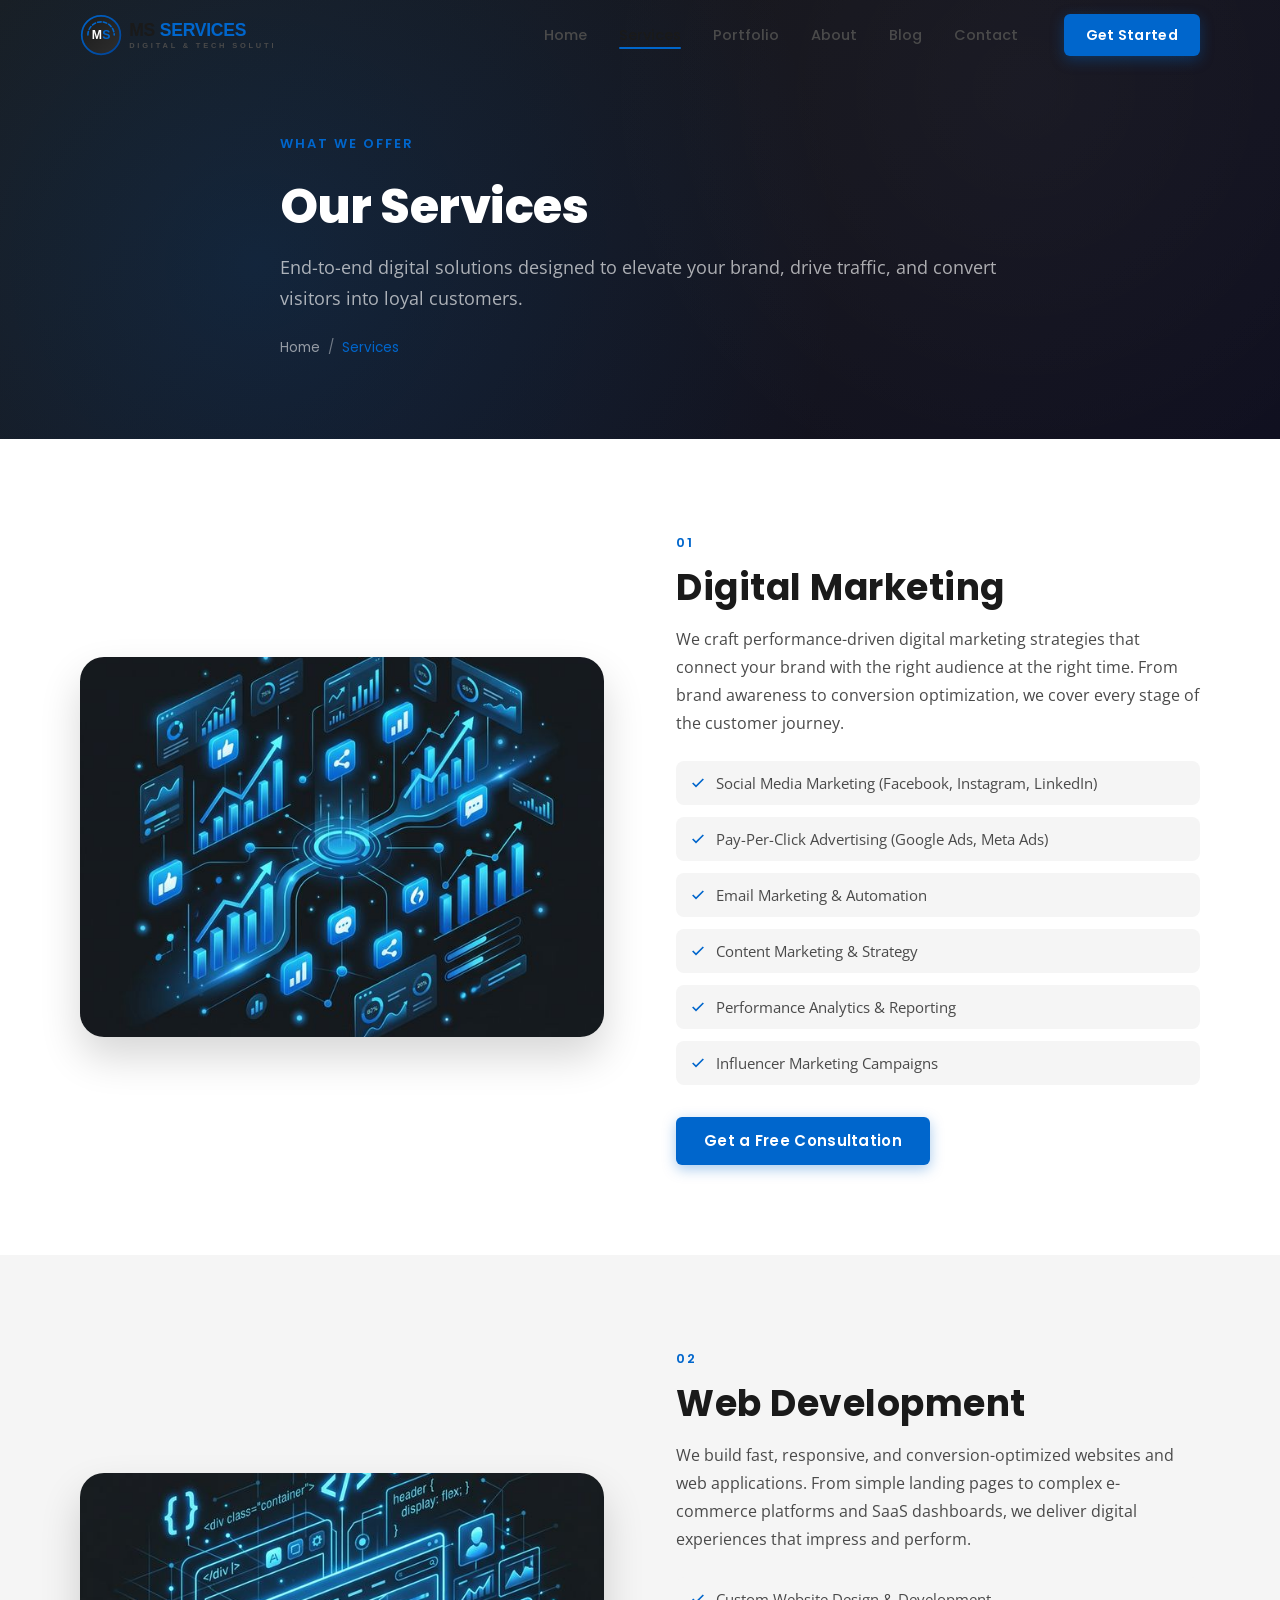
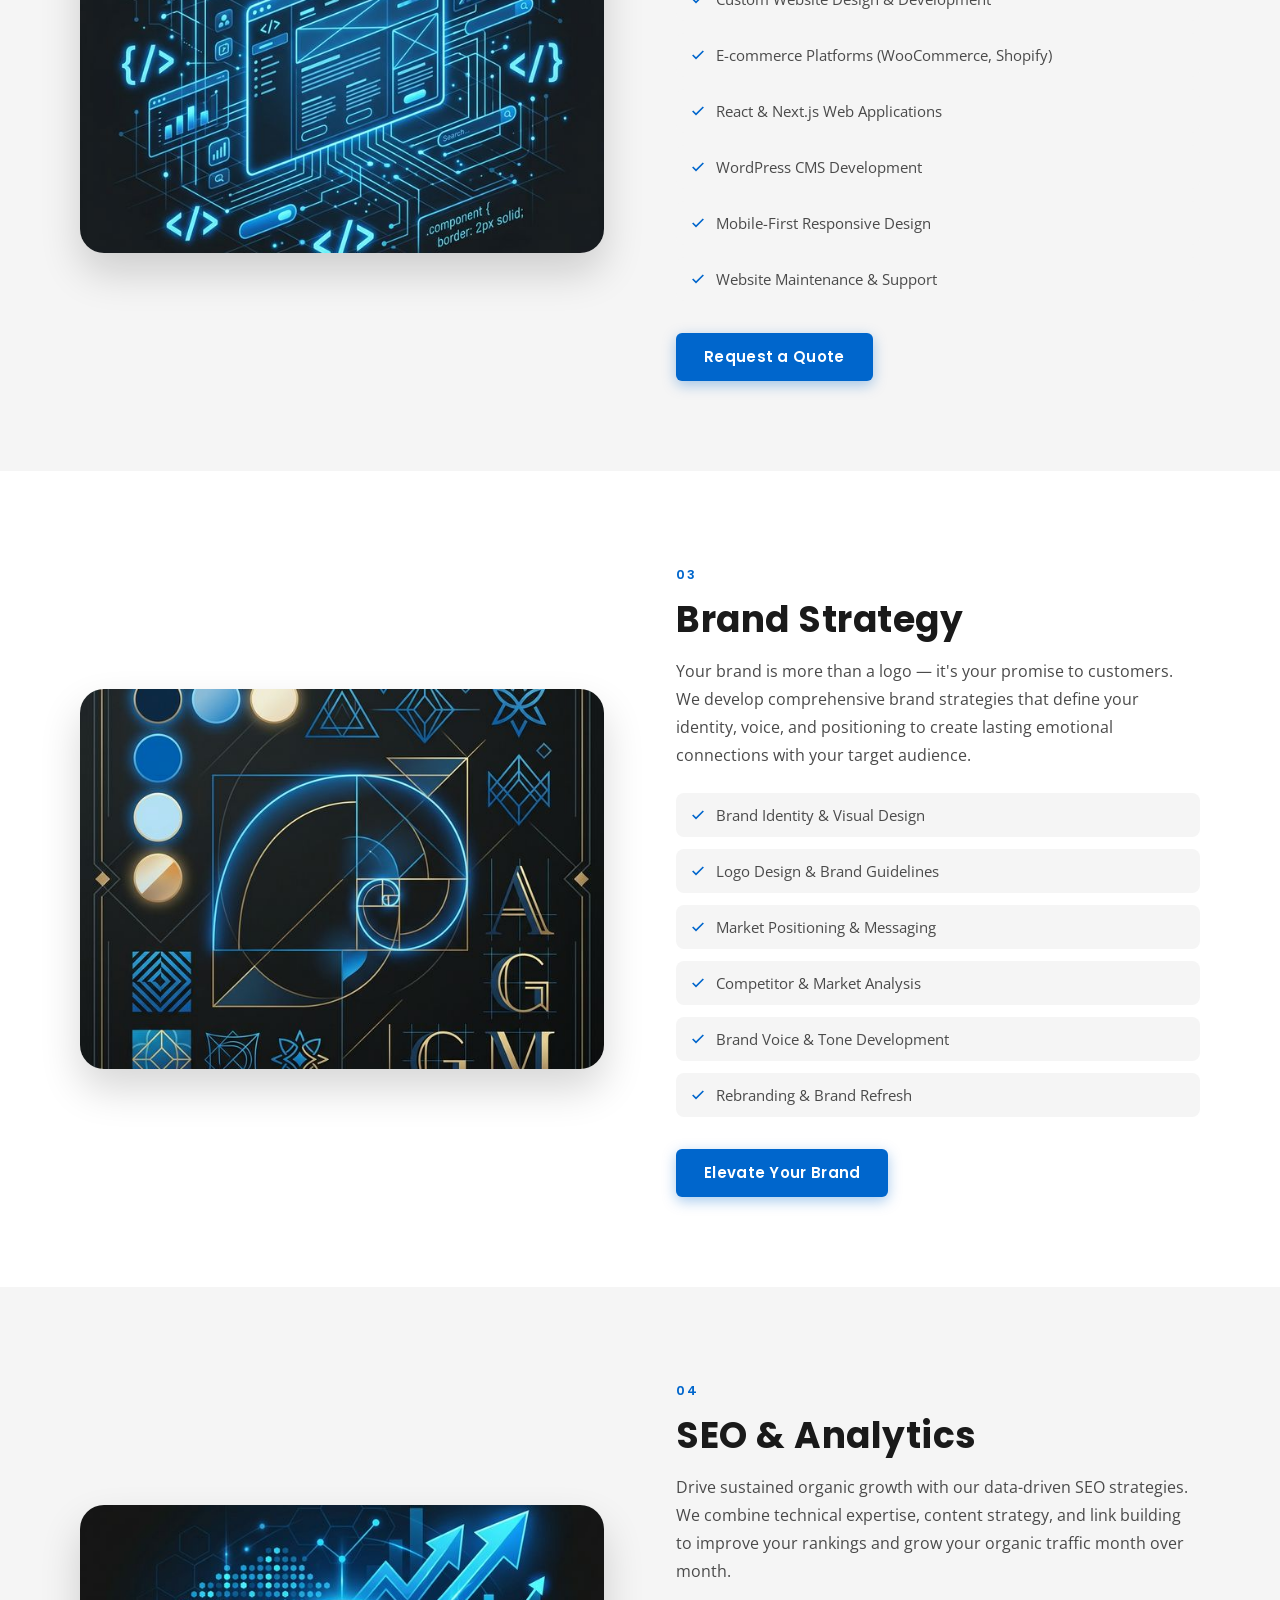
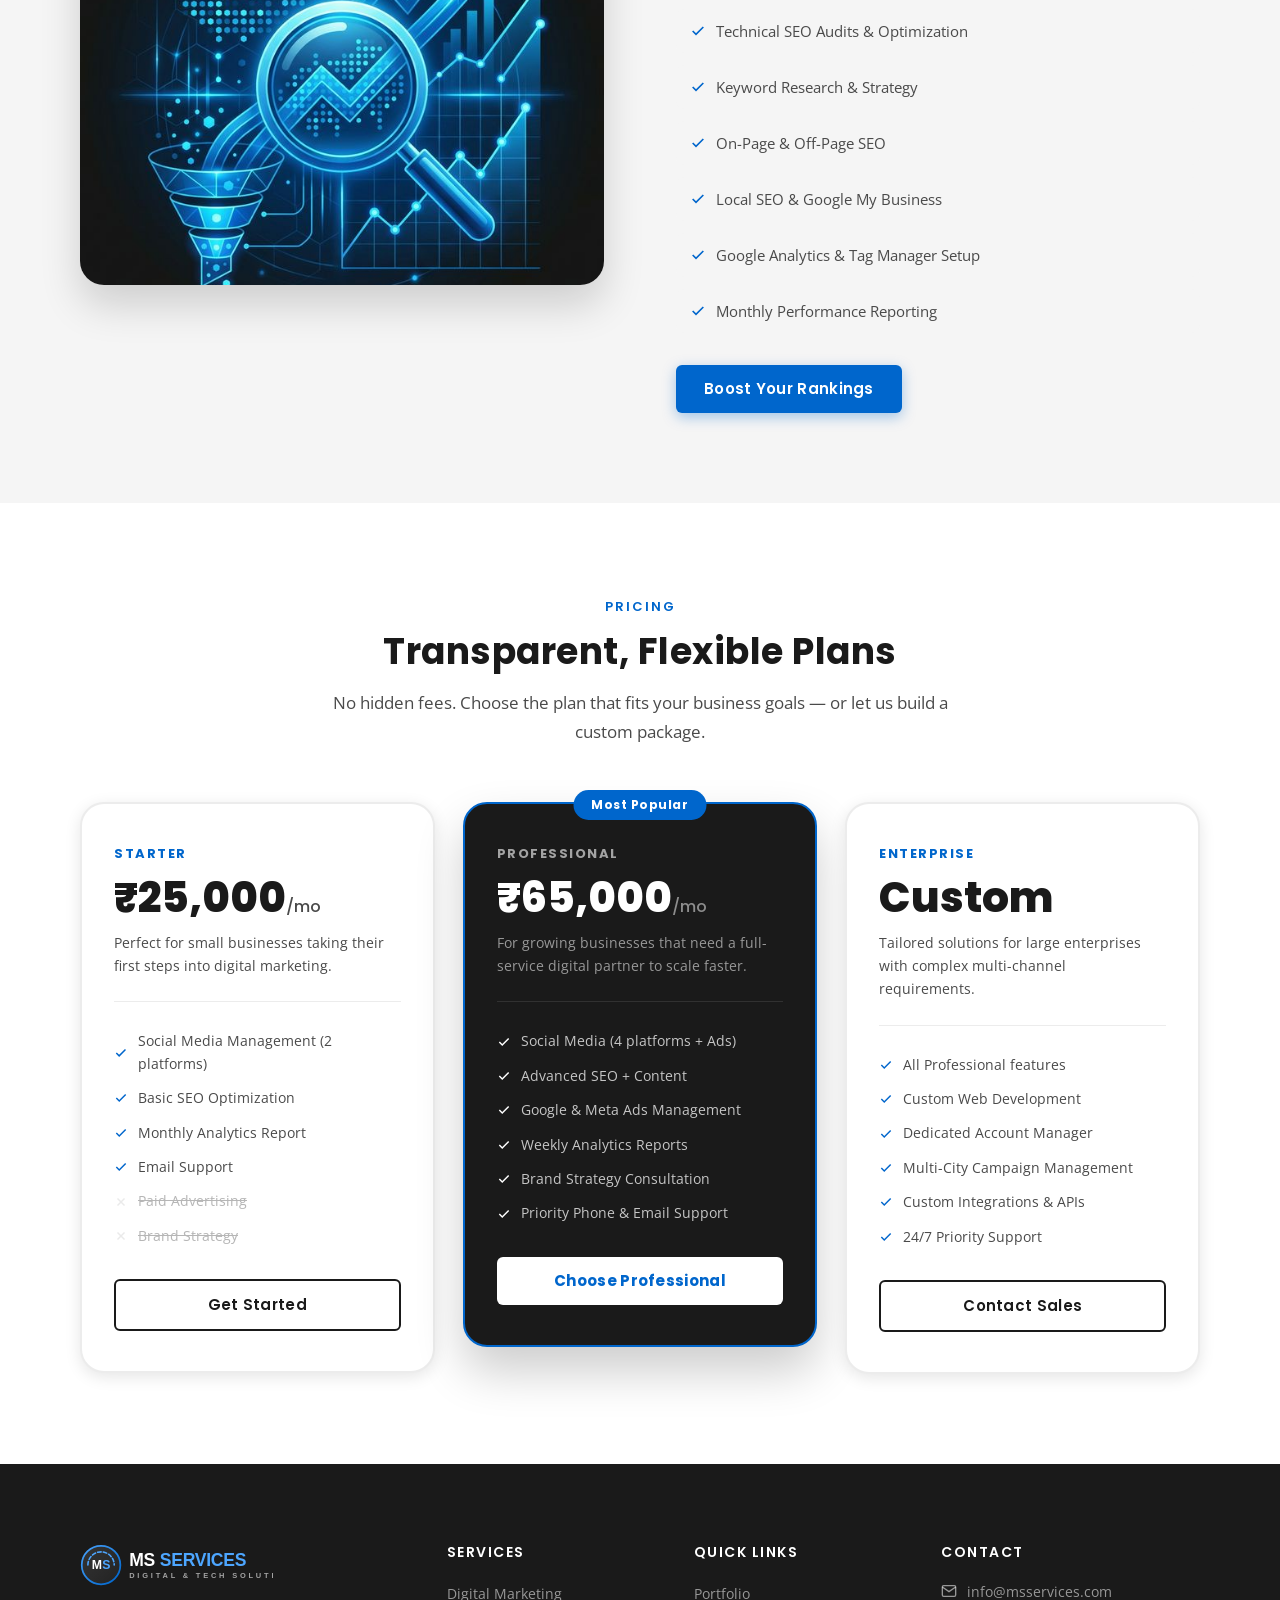
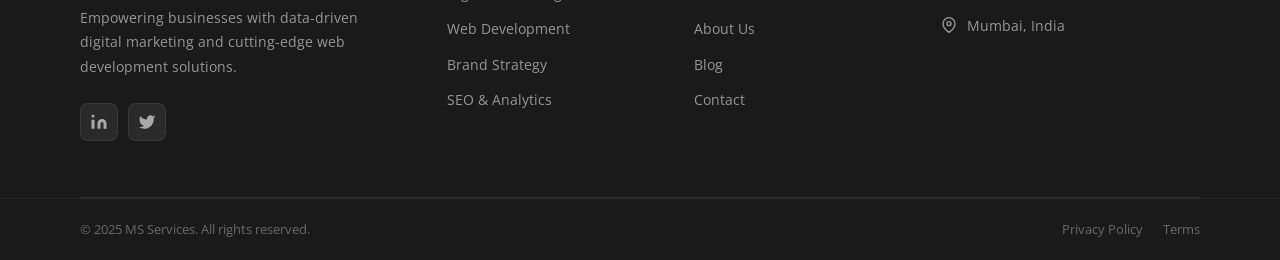
<file: services.html>
<!DOCTYPE html>
<html lang="en">

<head>
    <meta charset="UTF-8" />
    <meta name="viewport" content="width=device-width, initial-scale=1.0" />
    <title>Our Services - MS Services | Digital Marketing & Web Development</title>
    <meta name="description"
        content="Explore our full range of services: Digital Marketing, Web Development, Brand Strategy, SEO & Analytics." />
    <link rel="preconnect" href="https://fonts.googleapis.com" />
    <link rel="preconnect" href="https://fonts.gstatic.com" crossorigin />
    <link
        href="https://fonts.googleapis.com/css2?family=Poppins:wght@400;500;600;700;800&family=Open+Sans:wght@400;500;600&display=swap"
        rel="stylesheet" />
    <link rel="stylesheet" href="style.css" />
    <link rel="stylesheet" href="pages.css" />
</head>

<body>

    <!-- NAV -->
    <nav class="navbar scrolled" id="navbar">
        <div class="nav-container">
            <a href="index.html" class="nav-logo">
                <img src="images/logo-header.svg" alt="MS Services" width="200" height="44" class="nav-logo-svg" />
            </a>
            <ul class="nav-menu" id="navMenu">
                <li><a href="index.html" class="nav-link">Home</a></li>
                <li><a href="services.html" class="nav-link active">Services</a></li>
                <li><a href="portfolio.html" class="nav-link">Portfolio</a></li>
                <li><a href="about.html" class="nav-link">About</a></li>
                <li><a href="blog.html" class="nav-link">Blog</a></li>
                <li><a href="contact.html" class="nav-link">Contact</a></li>
            </ul>
            <a href="contact.html" class="btn btn-primary nav-cta">Get Started</a>
            <button class="hamburger" id="hamburgerBtn" aria-label="Toggle menu" aria-expanded="false">
                <span class="hamburger-line"></span><span class="hamburger-line"></span><span
                    class="hamburger-line"></span>
            </button>
        </div>
    </nav>

    <!-- PAGE HERO -->
    <section class="page-hero">
        <div class="page-hero-bg"></div>
        <div class="container">
            <div class="page-hero-content">
                <span class="section-tag">What We Offer</span>
                <h1 class="page-hero-title">Our Services</h1>
                <p class="page-hero-subtitle">End-to-end digital solutions designed to elevate your brand, drive
                    traffic, and convert visitors into loyal customers.</p>
                <div class="breadcrumb"><a href="index.html">Home</a> <span>/</span> <span>Services</span></div>
            </div>
        </div>
    </section>

    <!-- DIGITAL MARKETING -->
    <section class="section service-detail" id="digital-marketing">
        <div class="container">
            <div class="service-detail-grid">
                <div class="service-detail-img reveal">
                    <div class="service-detail-img-wrap"><img src="images/service-digital-marketing.png"
                            alt="Digital Marketing" /></div>
                </div>
                <div class="service-detail-content reveal">
                    <span class="section-tag">01</span>
                    <h2 class="section-title">Digital Marketing</h2>
                    <p class="service-detail-desc">We craft performance-driven digital marketing strategies that connect
                        your brand with the right audience at the right time. From brand awareness to conversion
                        optimization, we cover every stage of the customer journey.</p>
                    <ul class="service-features">
                        <li><svg width="16" height="16" viewBox="0 0 24 24" fill="none" stroke="#0066cc"
                                stroke-width="2.5">
                                <polyline points="20 6 9 17 4 12" />
                            </svg> Social Media Marketing (Facebook, Instagram, LinkedIn)</li>
                        <li><svg width="16" height="16" viewBox="0 0 24 24" fill="none" stroke="#0066cc"
                                stroke-width="2.5">
                                <polyline points="20 6 9 17 4 12" />
                            </svg> Pay-Per-Click Advertising (Google Ads, Meta Ads)</li>
                        <li><svg width="16" height="16" viewBox="0 0 24 24" fill="none" stroke="#0066cc"
                                stroke-width="2.5">
                                <polyline points="20 6 9 17 4 12" />
                            </svg> Email Marketing &amp; Automation</li>
                        <li><svg width="16" height="16" viewBox="0 0 24 24" fill="none" stroke="#0066cc"
                                stroke-width="2.5">
                                <polyline points="20 6 9 17 4 12" />
                            </svg> Content Marketing &amp; Strategy</li>
                        <li><svg width="16" height="16" viewBox="0 0 24 24" fill="none" stroke="#0066cc"
                                stroke-width="2.5">
                                <polyline points="20 6 9 17 4 12" />
                            </svg> Performance Analytics &amp; Reporting</li>
                        <li><svg width="16" height="16" viewBox="0 0 24 24" fill="none" stroke="#0066cc"
                                stroke-width="2.5">
                                <polyline points="20 6 9 17 4 12" />
                            </svg> Influencer Marketing Campaigns</li>
                    </ul>
                    <a href="contact.html" class="btn btn-primary">Get a Free Consultation</a>
                </div>
            </div>
        </div>
    </section>

    <!-- WEB DEVELOPMENT -->
    <section class="section service-detail bg-light" id="web-development">
        <div class="container">
            <div class="service-detail-grid reverse">
                <div class="service-detail-content reveal">
                    <span class="section-tag">02</span>
                    <h2 class="section-title">Web Development</h2>
                    <p class="service-detail-desc">We build fast, responsive, and conversion-optimized websites and web
                        applications. From simple landing pages to complex e-commerce platforms and SaaS dashboards, we
                        deliver digital experiences that impress and perform.</p>
                    <ul class="service-features">
                        <li><svg width="16" height="16" viewBox="0 0 24 24" fill="none" stroke="#0066cc"
                                stroke-width="2.5">
                                <polyline points="20 6 9 17 4 12" />
                            </svg> Custom Website Design &amp; Development</li>
                        <li><svg width="16" height="16" viewBox="0 0 24 24" fill="none" stroke="#0066cc"
                                stroke-width="2.5">
                                <polyline points="20 6 9 17 4 12" />
                            </svg> E-commerce Platforms (WooCommerce, Shopify)</li>
                        <li><svg width="16" height="16" viewBox="0 0 24 24" fill="none" stroke="#0066cc"
                                stroke-width="2.5">
                                <polyline points="20 6 9 17 4 12" />
                            </svg> React &amp; Next.js Web Applications</li>
                        <li><svg width="16" height="16" viewBox="0 0 24 24" fill="none" stroke="#0066cc"
                                stroke-width="2.5">
                                <polyline points="20 6 9 17 4 12" />
                            </svg> WordPress CMS Development</li>
                        <li><svg width="16" height="16" viewBox="0 0 24 24" fill="none" stroke="#0066cc"
                                stroke-width="2.5">
                                <polyline points="20 6 9 17 4 12" />
                            </svg> Mobile-First Responsive Design</li>
                        <li><svg width="16" height="16" viewBox="0 0 24 24" fill="none" stroke="#0066cc"
                                stroke-width="2.5">
                                <polyline points="20 6 9 17 4 12" />
                            </svg> Website Maintenance &amp; Support</li>
                    </ul>
                    <a href="contact.html" class="btn btn-primary">Request a Quote</a>
                </div>
                <div class="service-detail-img reveal">
                    <div class="service-detail-img-wrap"><img src="images/service-web-development.png"
                            alt="Web Development" /></div>
                </div>
            </div>
        </div>
    </section>

    <!-- BRAND STRATEGY -->
    <section class="section service-detail" id="brand-strategy">
        <div class="container">
            <div class="service-detail-grid">
                <div class="service-detail-img reveal">
                    <div class="service-detail-img-wrap"><img src="images/service-brand-strategy.png"
                            alt="Brand Strategy" /></div>
                </div>
                <div class="service-detail-content reveal">
                    <span class="section-tag">03</span>
                    <h2 class="section-title">Brand Strategy</h2>
                    <p class="service-detail-desc">Your brand is more than a logo — it's your promise to customers. We
                        develop comprehensive brand strategies that define your identity, voice, and positioning to
                        create lasting emotional connections with your target audience.</p>
                    <ul class="service-features">
                        <li><svg width="16" height="16" viewBox="0 0 24 24" fill="none" stroke="#0066cc"
                                stroke-width="2.5">
                                <polyline points="20 6 9 17 4 12" />
                            </svg> Brand Identity &amp; Visual Design</li>
                        <li><svg width="16" height="16" viewBox="0 0 24 24" fill="none" stroke="#0066cc"
                                stroke-width="2.5">
                                <polyline points="20 6 9 17 4 12" />
                            </svg> Logo Design &amp; Brand Guidelines</li>
                        <li><svg width="16" height="16" viewBox="0 0 24 24" fill="none" stroke="#0066cc"
                                stroke-width="2.5">
                                <polyline points="20 6 9 17 4 12" />
                            </svg> Market Positioning &amp; Messaging</li>
                        <li><svg width="16" height="16" viewBox="0 0 24 24" fill="none" stroke="#0066cc"
                                stroke-width="2.5">
                                <polyline points="20 6 9 17 4 12" />
                            </svg> Competitor &amp; Market Analysis</li>
                        <li><svg width="16" height="16" viewBox="0 0 24 24" fill="none" stroke="#0066cc"
                                stroke-width="2.5">
                                <polyline points="20 6 9 17 4 12" />
                            </svg> Brand Voice &amp; Tone Development</li>
                        <li><svg width="16" height="16" viewBox="0 0 24 24" fill="none" stroke="#0066cc"
                                stroke-width="2.5">
                                <polyline points="20 6 9 17 4 12" />
                            </svg> Rebranding &amp; Brand Refresh</li>
                    </ul>
                    <a href="contact.html" class="btn btn-primary">Elevate Your Brand</a>
                </div>
            </div>
        </div>
    </section>

    <!-- SEO & ANALYTICS -->
    <section class="section service-detail bg-light" id="seo-analytics">
        <div class="container">
            <div class="service-detail-grid reverse">
                <div class="service-detail-content reveal">
                    <span class="section-tag">04</span>
                    <h2 class="section-title">SEO &amp; Analytics</h2>
                    <p class="service-detail-desc">Drive sustained organic growth with our data-driven SEO strategies.
                        We combine technical expertise, content strategy, and link building to improve your rankings and
                        grow your organic traffic month over month.</p>
                    <ul class="service-features">
                        <li><svg width="16" height="16" viewBox="0 0 24 24" fill="none" stroke="#0066cc"
                                stroke-width="2.5">
                                <polyline points="20 6 9 17 4 12" />
                            </svg> Technical SEO Audits &amp; Optimization</li>
                        <li><svg width="16" height="16" viewBox="0 0 24 24" fill="none" stroke="#0066cc"
                                stroke-width="2.5">
                                <polyline points="20 6 9 17 4 12" />
                            </svg> Keyword Research &amp; Strategy</li>
                        <li><svg width="16" height="16" viewBox="0 0 24 24" fill="none" stroke="#0066cc"
                                stroke-width="2.5">
                                <polyline points="20 6 9 17 4 12" />
                            </svg> On-Page &amp; Off-Page SEO</li>
                        <li><svg width="16" height="16" viewBox="0 0 24 24" fill="none" stroke="#0066cc"
                                stroke-width="2.5">
                                <polyline points="20 6 9 17 4 12" />
                            </svg> Local SEO &amp; Google My Business</li>
                        <li><svg width="16" height="16" viewBox="0 0 24 24" fill="none" stroke="#0066cc"
                                stroke-width="2.5">
                                <polyline points="20 6 9 17 4 12" />
                            </svg> Google Analytics &amp; Tag Manager Setup</li>
                        <li><svg width="16" height="16" viewBox="0 0 24 24" fill="none" stroke="#0066cc"
                                stroke-width="2.5">
                                <polyline points="20 6 9 17 4 12" />
                            </svg> Monthly Performance Reporting</li>
                    </ul>
                    <a href="contact.html" class="btn btn-primary">Boost Your Rankings</a>
                </div>
                <div class="service-detail-img reveal">
                    <div class="service-detail-img-wrap"><img src="images/service-seo-analytics.png"
                            alt="SEO and Analytics" /></div>
                </div>
            </div>
        </div>
    </section>

    <!-- PRICING -->
    <section class="section">
        <div class="container">
            <div class="section-header reveal">
                <span class="section-tag">Pricing</span>
                <h2 class="section-title">Transparent, Flexible Plans</h2>
                <p class="section-subtitle">No hidden fees. Choose the plan that fits your business goals — or let us
                    build a custom package.</p>
            </div>
            <div class="pricing-grid">
                <div class="pricing-card reveal">
                    <div class="pricing-tier">Starter</div>
                    <div class="pricing-price">₹25,000<span>/mo</span></div>
                    <p class="pricing-desc">Perfect for small businesses taking their first steps into digital
                        marketing.</p>
                    <ul class="pricing-features">
                        <li><svg width="14" height="14" viewBox="0 0 24 24" fill="none" stroke="#0066cc"
                                stroke-width="2.5">
                                <polyline points="20 6 9 17 4 12" />
                            </svg>Social Media Management (2 platforms)</li>
                        <li><svg width="14" height="14" viewBox="0 0 24 24" fill="none" stroke="#0066cc"
                                stroke-width="2.5">
                                <polyline points="20 6 9 17 4 12" />
                            </svg>Basic SEO Optimization</li>
                        <li><svg width="14" height="14" viewBox="0 0 24 24" fill="none" stroke="#0066cc"
                                stroke-width="2.5">
                                <polyline points="20 6 9 17 4 12" />
                            </svg>Monthly Analytics Report</li>
                        <li><svg width="14" height="14" viewBox="0 0 24 24" fill="none" stroke="#0066cc"
                                stroke-width="2.5">
                                <polyline points="20 6 9 17 4 12" />
                            </svg>Email Support</li>
                        <li class="pricing-feature-off"><svg width="14" height="14" viewBox="0 0 24 24" fill="none"
                                stroke="#ccc" stroke-width="2.5">
                                <line x1="18" y1="6" x2="6" y2="18" />
                                <line x1="6" y1="6" x2="18" y2="18" />
                            </svg>Paid Advertising</li>
                        <li class="pricing-feature-off"><svg width="14" height="14" viewBox="0 0 24 24" fill="none"
                                stroke="#ccc" stroke-width="2.5">
                                <line x1="18" y1="6" x2="6" y2="18" />
                                <line x1="6" y1="6" x2="18" y2="18" />
                            </svg>Brand Strategy</li>
                    </ul>
                    <a href="contact.html" class="btn btn-secondary" style="width:100%;justify-content:center;">Get
                        Started</a>
                </div>

                <div class="pricing-card pricing-featured reveal">
                    <div class="pricing-badge">Most Popular</div>
                    <div class="pricing-tier">Professional</div>
                    <div class="pricing-price">₹65,000<span>/mo</span></div>
                    <p class="pricing-desc">For growing businesses that need a full-service digital partner to scale
                        faster.</p>
                    <ul class="pricing-features">
                        <li><svg width="14" height="14" viewBox="0 0 24 24" fill="none" stroke="white"
                                stroke-width="2.5">
                                <polyline points="20 6 9 17 4 12" />
                            </svg>Social Media (4 platforms + Ads)</li>
                        <li><svg width="14" height="14" viewBox="0 0 24 24" fill="none" stroke="white"
                                stroke-width="2.5">
                                <polyline points="20 6 9 17 4 12" />
                            </svg>Advanced SEO + Content</li>
                        <li><svg width="14" height="14" viewBox="0 0 24 24" fill="none" stroke="white"
                                stroke-width="2.5">
                                <polyline points="20 6 9 17 4 12" />
                            </svg>Google &amp; Meta Ads Management</li>
                        <li><svg width="14" height="14" viewBox="0 0 24 24" fill="none" stroke="white"
                                stroke-width="2.5">
                                <polyline points="20 6 9 17 4 12" />
                            </svg>Weekly Analytics Reports</li>
                        <li><svg width="14" height="14" viewBox="0 0 24 24" fill="none" stroke="white"
                                stroke-width="2.5">
                                <polyline points="20 6 9 17 4 12" />
                            </svg>Brand Strategy Consultation</li>
                        <li><svg width="14" height="14" viewBox="0 0 24 24" fill="none" stroke="white"
                                stroke-width="2.5">
                                <polyline points="20 6 9 17 4 12" />
                            </svg>Priority Phone &amp; Email Support</li>
                    </ul>
                    <a href="contact.html" class="btn"
                        style="background:white;color:#0066cc;width:100%;justify-content:center;font-weight:700;">Choose
                        Professional</a>
                </div>

                <div class="pricing-card reveal">
                    <div class="pricing-tier">Enterprise</div>
                    <div class="pricing-price">Custom<span></span></div>
                    <p class="pricing-desc">Tailored solutions for large enterprises with complex multi-channel
                        requirements.</p>
                    <ul class="pricing-features">
                        <li><svg width="14" height="14" viewBox="0 0 24 24" fill="none" stroke="#0066cc"
                                stroke-width="2.5">
                                <polyline points="20 6 9 17 4 12" />
                            </svg>All Professional features</li>
                        <li><svg width="14" height="14" viewBox="0 0 24 24" fill="none" stroke="#0066cc"
                                stroke-width="2.5">
                                <polyline points="20 6 9 17 4 12" />
                            </svg>Custom Web Development</li>
                        <li><svg width="14" height="14" viewBox="0 0 24 24" fill="none" stroke="#0066cc"
                                stroke-width="2.5">
                                <polyline points="20 6 9 17 4 12" />
                            </svg>Dedicated Account Manager</li>
                        <li><svg width="14" height="14" viewBox="0 0 24 24" fill="none" stroke="#0066cc"
                                stroke-width="2.5">
                                <polyline points="20 6 9 17 4 12" />
                            </svg>Multi-City Campaign Management</li>
                        <li><svg width="14" height="14" viewBox="0 0 24 24" fill="none" stroke="#0066cc"
                                stroke-width="2.5">
                                <polyline points="20 6 9 17 4 12" />
                            </svg>Custom Integrations &amp; APIs</li>
                        <li><svg width="14" height="14" viewBox="0 0 24 24" fill="none" stroke="#0066cc"
                                stroke-width="2.5">
                                <polyline points="20 6 9 17 4 12" />
                            </svg>24/7 Priority Support</li>
                    </ul>
                    <a href="contact.html" class="btn btn-secondary" style="width:100%;justify-content:center;">Contact
                        Sales</a>
                </div>
            </div>
        </div>
    </section>

    <!-- FOOTER -->
    <footer class="footer">
        <div class="container">
            <div class="footer-grid">
                <div class="footer-col footer-brand">
                    <div class="footer-logo"><img src="images/logo-footer.svg" alt="MS Services" width="200" height="44"
                            class="footer-logo-svg" /></div>
                    <p class="footer-desc">Empowering businesses with data-driven digital marketing and cutting-edge web
                        development solutions.</p>
                    <div class="social-links">
                        <a href="#" class="social-link" aria-label="LinkedIn"><svg width="18" height="18"
                                viewBox="0 0 24 24" fill="currentColor">
                                <path
                                    d="M16 8a6 6 0 0 1 6 6v7h-4v-7a2 2 0 0 0-2-2 2 2 0 0 0-2 2v7h-4v-7a6 6 0 0 1 6-6z" />
                                <rect x="2" y="9" width="4" height="12" />
                                <circle cx="4" cy="4" r="2" />
                            </svg></a>
                        <a href="#" class="social-link" aria-label="Twitter"><svg width="18" height="18"
                                viewBox="0 0 24 24" fill="currentColor">
                                <path
                                    d="M23 3a10.9 10.9 0 0 1-3.14 1.53 4.48 4.48 0 0 0-7.86 3v1A10.66 10.66 0 0 1 3 4s-4 9 5 13a11.64 11.64 0 0 1-7 2c9 5 20 0 20-11.5a4.5 4.5 0 0 0-.08-.83A7.72 7.72 0 0 0 23 3z" />
                            </svg></a>
                    </div>
                </div>
                <div class="footer-col">
                    <h4 class="footer-col-title">Services</h4>
                    <ul class="footer-links">
                        <li><a href="services.html#digital-marketing" class="footer-link">Digital Marketing</a></li>
                        <li><a href="services.html#web-development" class="footer-link">Web Development</a></li>
                        <li><a href="services.html#brand-strategy" class="footer-link">Brand Strategy</a></li>
                        <li><a href="services.html#seo-analytics" class="footer-link">SEO &amp; Analytics</a></li>
                    </ul>
                </div>
                <div class="footer-col">
                    <h4 class="footer-col-title">Quick Links</h4>
                    <ul class="footer-links">
                        <li><a href="portfolio.html" class="footer-link">Portfolio</a></li>
                        <li><a href="about.html" class="footer-link">About Us</a></li>
                        <li><a href="blog.html" class="footer-link">Blog</a></li>
                        <li><a href="contact.html" class="footer-link">Contact</a></li>
                    </ul>
                </div>
                <div class="footer-col">
                    <h4 class="footer-col-title">Contact</h4>
                    <ul class="footer-contact-list">
                        <li class="footer-contact-item"><svg width="16" height="16" viewBox="0 0 24 24" fill="none"
                                stroke="currentColor" stroke-width="2">
                                <path d="M4 4h16c1.1 0 2 .9 2 2v12c0 1.1-.9 2-2 2H4c-1.1 0-2-.9-2-2V6c0-1.1.9-2 2-2z" />
                                <polyline points="22,6 12,13 2,6" />
                            </svg><a href="mailto:info@msservices.com" class="footer-link">info@msservices.com</a></li>
                        <li class="footer-contact-item"><svg width="16" height="16" viewBox="0 0 24 24" fill="none"
                                stroke="currentColor" stroke-width="2">
                                <path d="M21 10c0 7-9 13-9 13s-9-6-9-13a9 9 0 0 1 18 0z" />
                                <circle cx="12" cy="10" r="3" />
                            </svg><span>Mumbai, India</span></li>
                    </ul>
                </div>
            </div>
        </div>
        <div class="footer-bottom">
            <div class="container">
                <div class="footer-bottom-content">
                    <p>&copy; 2025 MS Services. All rights reserved.</p>
                    <div class="footer-bottom-links"><a href="#" class="footer-bottom-link">Privacy Policy</a><a
                            href="#" class="footer-bottom-link">Terms</a></div>
                </div>
            </div>
        </div>
    </footer>
    <button class="back-to-top" id="backToTop" aria-label="Back to top"><svg width="20" height="20" viewBox="0 0 24 24"
            fill="none" stroke="currentColor" stroke-width="2">
            <polyline points="18 15 12 9 6 15" />
        </svg></button>
    <script src="script.js"></script>
</body>

</html>
</file>
<file: style.css>
/* ============================================
   MS SERVICES - COMPLETE STYLESHEET
   ============================================ */

/* ---------- RESET & BASE ---------- */
*,
*::before,
*::after {
  box-sizing: border-box;
  margin: 0;
  padding: 0;
}

html {
  scroll-behavior: smooth;
  font-size: 16px;
}

body {
  font-family: 'Open Sans', -apple-system, BlinkMacSystemFont, 'Segoe UI', sans-serif;
  color: #4a4a4a;
  background: #ffffff;
  line-height: 1.6;
  overflow-x: hidden;
}

img {
  max-width: 100%;
  height: auto;
  display: block;
}

a {
  text-decoration: none;
  color: inherit;
  transition: color 0.3s cubic-bezier(0.4, 0, 0.2, 1);
}

ul {
  list-style: none;
}

button {
  cursor: pointer;
  border: none;
  background: none;
  font-family: inherit;
}

/* ---------- CSS VARIABLES ---------- */
:root {
  --color-primary: #1a1a1a;
  --color-secondary: #4a4a4a;
  --color-light-gray: #f5f5f5;
  --color-white: #ffffff;
  --color-accent: #0066cc;
  --color-accent-dark: #0052a3;
  --color-accent-light: #e6f0ff;
  --color-success: #22c55e;
  --color-error: #ef4444;

  --font-heading: 'Poppins', 'Montserrat', sans-serif;
  --font-body: 'Open Sans', 'Roboto', sans-serif;

  --shadow-sm: 0 1px 3px rgba(0, 0, 0, 0.10);
  --shadow-md: 0 4px 16px rgba(0, 0, 0, 0.10);
  --shadow-lg: 0 10px 32px rgba(0, 0, 0, 0.12);
  --shadow-hover: 0 20px 40px rgba(0, 0, 0, 0.16);

  --radius-sm: 6px;
  --radius-md: 10px;
  --radius-lg: 16px;
  --radius-xl: 24px;

  --transition: 0.3s cubic-bezier(0.4, 0, 0.2, 1);
  --transition-slow: 0.5s cubic-bezier(0.4, 0, 0.2, 1);
}

/* ---------- TYPOGRAPHY ---------- */
h1,
h2,
h3,
h4 {
  font-family: var(--font-heading);
  color: var(--color-primary);
  line-height: 1.2;
  letter-spacing: 0.5px;
}

/* ---------- UTILITY ---------- */
.container {
  max-width: 1200px;
  margin: 0 auto;
  padding: 0 40px;
}

.section {
  padding: 90px 0;
}

.bg-light {
  background: var(--color-light-gray);
}

.section-header {
  text-align: center;
  margin-bottom: 56px;
}

.section-tag {
  display: inline-block;
  font-family: var(--font-heading);
  font-size: 13px;
  font-weight: 600;
  color: var(--color-accent);
  text-transform: uppercase;
  letter-spacing: 2px;
  margin-bottom: 12px;
  position: relative;
}

.section-tag.light {
  color: #7ab3e2;
}

.section-title {
  font-size: 36px;
  font-weight: 700;
  color: var(--color-primary);
  margin-bottom: 16px;
}

.section-title.light {
  color: var(--color-white);
}

.section-subtitle {
  font-size: 17px;
  color: var(--color-secondary);
  max-width: 620px;
  margin: 0 auto;
  line-height: 1.7;
}

.section-subtitle.light {
  color: rgba(255, 255, 255, 0.72);
}

.section-cta {
  text-align: center;
  margin-top: 48px;
}

/* ---------- BUTTONS ---------- */
.btn {
  display: inline-flex;
  align-items: center;
  gap: 8px;
  font-family: var(--font-heading);
  font-weight: 600;
  font-size: 15px;
  padding: 12px 28px;
  border-radius: var(--radius-sm);
  transition: all var(--transition);
  cursor: pointer;
  white-space: nowrap;
  letter-spacing: 0.3px;
}

.btn-lg {
  padding: 15px 36px;
  font-size: 16px;
}

.btn-primary {
  background: var(--color-accent);
  color: var(--color-white);
  box-shadow: 0 4px 14px rgba(0, 102, 204, 0.35);
}

.btn-primary:hover {
  background: var(--color-accent-dark);
  box-shadow: 0 6px 20px rgba(0, 102, 204, 0.45);
  transform: translateY(-2px);
  color: var(--color-white);
}

.btn-secondary {
  background: transparent;
  color: var(--color-primary);
  border: 2px solid var(--color-primary);
}

.btn-secondary:hover {
  background: var(--color-light-gray);
  transform: translateY(-2px);
}

/* ---------- SCROLL REVEAL ---------- */
.reveal {
  opacity: 0;
  transform: translateY(32px);
  transition: opacity 0.7s ease, transform 0.7s ease;
}

.reveal.visible {
  opacity: 1;
  transform: translateY(0);
}

/* ---------- NAVIGATION ---------- */
.navbar {
  position: fixed;
  top: 0;
  left: 0;
  right: 0;
  z-index: 1000;
  padding: 0;
  transition: all var(--transition);
}

.navbar.scrolled {
  background: rgba(255, 255, 255, 0.97);
  box-shadow: 0 2px 24px rgba(0, 0, 0, 0.09);
  backdrop-filter: blur(12px);
}

.nav-container {
  max-width: 1200px;
  margin: 0 auto;
  padding: 0 40px;
  display: flex;
  align-items: center;
  height: 70px;
  gap: 32px;
}

.nav-logo {
  display: flex;
  align-items: center;
  flex-shrink: 0;
  text-decoration: none;
}

.nav-logo-svg {
  height: 42px;
  width: auto;
  display: block;
  transition: transform var(--transition);
}

.nav-logo:hover .nav-logo-svg {
  transform: scale(1.02);
}

.footer-logo {
  display: flex;
  align-items: center;
  margin-bottom: 16px;
}

.footer-logo-svg {
  height: 42px;
  width: auto;
  display: block;
}

.hero-logo-img {
  width: 80px;
  height: 80px;
  border-radius: 50%;
  display: block;
  box-shadow: 0 0 0 6px rgba(0, 102, 204, 0.2), 0 8px 24px rgba(0, 0, 0, 0.35);
}

.nav-menu {
  display: flex;
  align-items: center;
  gap: 4px;
  margin-left: auto;
}

.nav-link {
  font-family: var(--font-heading);
  font-weight: 500;
  font-size: 14.5px;
  color: var(--color-secondary);
  padding: 8px 14px;
  border-radius: var(--radius-sm);
  transition: all var(--transition);
  position: relative;
}

.nav-link::after {
  content: '';
  position: absolute;
  bottom: 4px;
  left: 14px;
  right: 14px;
  height: 2px;
  background: var(--color-accent);
  transform: scaleX(0);
  transition: transform var(--transition);
  border-radius: 2px;
}

.nav-link:hover,
.nav-link.active {
  color: var(--color-primary);
}

.nav-link:hover::after,
.nav-link.active::after {
  transform: scaleX(1);
}

.nav-cta {
  flex-shrink: 0;
  padding: 10px 22px;
  font-size: 14px;
}

.hamburger {
  display: none;
  flex-direction: column;
  gap: 5px;
  padding: 8px;
  margin-left: auto;
}

.hamburger-line {
  display: block;
  width: 24px;
  height: 2px;
  background: var(--color-primary);
  border-radius: 2px;
  transition: all var(--transition);
}

.hamburger.active .hamburger-line:nth-child(1) {
  transform: translateY(7px) rotate(45deg);
}

.hamburger.active .hamburger-line:nth-child(2) {
  opacity: 0;
  transform: scaleX(0);
}

.hamburger.active .hamburger-line:nth-child(3) {
  transform: translateY(-7px) rotate(-45deg);
}

/* ---------- HERO SECTION ---------- */
.hero {
  min-height: 100vh;
  display: flex;
  align-items: center;
  position: relative;
  overflow: hidden;
  background: linear-gradient(135deg, #ffffff 0%, #f0f4ff 50%, #f5f5f5 100%);
  padding-top: 70px;
}

.hero-bg-pattern {
  position: absolute;
  inset: 0;
  background-image:
    radial-gradient(circle at 20% 50%, rgba(0, 102, 204, 0.06) 0%, transparent 50%),
    radial-gradient(circle at 80% 20%, rgba(0, 82, 163, 0.05) 0%, transparent 40%),
    linear-gradient(60deg, transparent 40%, rgba(0, 102, 204, 0.03) 40%);
  background-size: 100% 100%, 100% 100%, 60px 60px;
  pointer-events: none;
}

.hero-container {
  max-width: 1200px;
  margin: 0 auto;
  padding: 80px 40px;
  display: grid;
  grid-template-columns: 1fr 1fr;
  align-items: center;
  gap: 64px;
  width: 100%;
}

.hero-content {
  animation: fadeSlideUp 0.9s ease both;
}

.hero-badge {
  display: inline-flex;
  align-items: center;
  gap: 8px;
  background: var(--color-accent-light);
  color: var(--color-accent);
  font-family: var(--font-heading);
  font-weight: 600;
  font-size: 13px;
  padding: 7px 16px;
  border-radius: 99px;
  margin-bottom: 24px;
  letter-spacing: 0.5px;
}

.badge-dot {
  width: 7px;
  height: 7px;
  background: var(--color-accent);
  border-radius: 50%;
  animation: pulse 2s ease-in-out infinite;
}

@keyframes pulse {

  0%,
  100% {
    opacity: 1;
    transform: scale(1);
  }

  50% {
    opacity: 0.6;
    transform: scale(0.85);
  }
}

.hero-title {
  font-size: 54px;
  font-weight: 800;
  line-height: 1.15;
  color: var(--color-primary);
  margin-bottom: 20px;
  letter-spacing: -0.5px;
}

.hero-title-accent {
  color: var(--color-accent);
  position: relative;
}

.hero-subtitle {
  font-size: 18px;
  color: var(--color-secondary);
  margin-bottom: 36px;
  line-height: 1.7;
}

.hero-ctas {
  display: flex;
  gap: 16px;
  flex-wrap: wrap;
  margin-bottom: 44px;
}

.hero-stats {
  display: flex;
  align-items: center;
  gap: 24px;
}

.hero-stat {
  display: flex;
  flex-direction: column;
}

.hero-stat-number {
  font-family: var(--font-heading);
  font-size: 22px;
  font-weight: 700;
  color: var(--color-primary);
}

.hero-stat-label {
  font-size: 12px;
  color: var(--color-secondary);
  letter-spacing: 0.5px;
  text-transform: uppercase;
}

.hero-stat-divider {
  width: 1px;
  height: 36px;
  background: rgba(74, 74, 74, 0.2);
}

/* Hero Visual */
.hero-visual {
  position: relative;
  display: flex;
  align-items: center;
  justify-content: center;
  height: 420px;
  animation: fadeSlideUp 0.9s 0.2s ease both;
}

.hero-ring {
  position: absolute;
  border-radius: 50%;
  border: 1px solid rgba(0, 102, 204, 0.15);
}

.hero-ring-1 {
  width: 280px;
  height: 280px;
  animation: rotateSlow 20s linear infinite;
  border-style: dashed;
}

.hero-ring-2 {
  width: 200px;
  height: 200px;
  animation: rotateSlow 15s linear infinite reverse;
  background: rgba(0, 102, 204, 0.02);
}

.hero-ring-3 {
  width: 370px;
  height: 370px;
  border-color: rgba(74, 74, 74, 0.08);
  animation: rotateSlow 30s linear infinite;
}

@keyframes rotateSlow {
  from {
    transform: rotate(0deg);
  }

  to {
    transform: rotate(360deg);
  }
}

.hero-center-badge {
  position: absolute;
  z-index: 2;
}

.hero-card {
  position: absolute;
  background: white;
  border-radius: var(--radius-md);
  padding: 14px 18px;
  display: flex;
  align-items: center;
  gap: 12px;
  box-shadow: var(--shadow-lg);
  z-index: 3;
  border: 1px solid rgba(0, 102, 204, 0.08);
}

.hero-card:first-of-type {
  top: 12%;
  right: 0;
}

.hero-card-2 {
  bottom: 12%;
  left: 0;
}

.hero-card-icon {
  width: 44px;
  height: 44px;
  background: var(--color-accent-light);
  border-radius: 10px;
  display: flex;
  align-items: center;
  justify-content: center;
  flex-shrink: 0;
}

.hero-card-value {
  font-family: var(--font-heading);
  font-weight: 700;
  font-size: 18px;
  color: var(--color-primary);
}

.hero-card-label {
  font-size: 12px;
  color: var(--color-secondary);
}

.floating {
  animation: float 4s ease-in-out infinite;
}

.floating-slow {
  animation: float 5.5s ease-in-out infinite 1s;
}

@keyframes float {

  0%,
  100% {
    transform: translateY(0);
  }

  50% {
    transform: translateY(-10px);
  }
}

/* Scroll Indicator */
.scroll-indicator {
  position: absolute;
  bottom: 36px;
  left: 50%;
  transform: translateX(-50%);
  display: flex;
  flex-direction: column;
  align-items: center;
  gap: 8px;
  animation: fadeIn 1.5s 1s ease both;
}

.scroll-mouse {
  width: 28px;
  height: 46px;
  border: 2px solid rgba(26, 26, 26, 0.3);
  border-radius: 99px;
  display: flex;
  justify-content: center;
  padding-top: 8px;
}

.scroll-wheel {
  width: 4px;
  height: 10px;
  background: var(--color-accent);
  border-radius: 99px;
  animation: scrollWheel 2s ease-in-out infinite;
}

@keyframes scrollWheel {
  0% {
    transform: translateY(0);
    opacity: 1;
  }

  80% {
    transform: translateY(14px);
    opacity: 0;
  }

  100% {
    transform: translateY(0);
    opacity: 0;
  }
}

.scroll-text {
  font-size: 11px;
  font-family: var(--font-heading);
  letter-spacing: 1.5px;
  text-transform: uppercase;
  color: rgba(74, 74, 74, 0.6);
}

/* ---------- SERVICES SECTION ---------- */
.services-grid {
  display: grid;
  grid-template-columns: repeat(4, 1fr);
  gap: 24px;
}

.service-card {
  background: var(--color-white);
  border-radius: var(--radius-lg);
  padding: 36px 28px;
  border: 1px solid rgba(74, 74, 74, 0.1);
  box-shadow: var(--shadow-sm);
  transition: all var(--transition);
  position: relative;
  overflow: hidden;
}

.service-card::before {
  content: '';
  position: absolute;
  top: 0;
  left: 0;
  right: 0;
  height: 3px;
  background: linear-gradient(90deg, var(--color-accent), var(--color-accent-dark));
  transform: scaleX(0);
  transform-origin: left;
  transition: transform var(--transition);
}

.service-card:hover {
  transform: translateY(-8px);
  box-shadow: var(--shadow-hover);
  border-color: rgba(0, 102, 204, 0.15);
}

.service-card:hover::before {
  transform: scaleX(1);
}

/* Service card image banner */
.service-img-wrap {
  height: 160px;
  border-radius: var(--radius-md);
  overflow: hidden;
  margin: -36px -28px 24px -28px;
}

.service-img-wrap img {
  width: 100%;
  height: 100%;
  object-fit: cover;
  transition: transform 0.5s ease;
}

.service-card:hover .service-img-wrap img {
  transform: scale(1.05);
}

.service-icon-wrap {
  width: 60px;
  height: 60px;
  background: var(--color-accent-light);
  border-radius: var(--radius-md);
  display: flex;
  align-items: center;
  justify-content: center;
  margin-bottom: 20px;
  transition: all var(--transition);
}

.service-card:hover .service-icon-wrap {
  background: var(--color-accent);
}

.service-card:hover .service-icon-wrap svg {
  stroke: white;
}

.service-title {
  font-size: 19px;
  font-weight: 600;
  color: var(--color-primary);
  margin-bottom: 12px;
}

.service-desc {
  font-size: 14.5px;
  color: var(--color-secondary);
  line-height: 1.65;
  margin-bottom: 20px;
}

.service-link {
  display: inline-flex;
  align-items: center;
  gap: 6px;
  font-family: var(--font-heading);
  font-weight: 600;
  font-size: 14px;
  color: var(--color-accent);
  transition: all var(--transition);
}

.service-link svg {
  transition: transform var(--transition);
}

.service-link:hover {
  color: var(--color-accent-dark);
}

.service-link:hover svg {
  transform: translateX(4px);
}

/* ---------- PORTFOLIO SECTION ---------- */
.portfolio-filters {
  display: flex;
  justify-content: center;
  gap: 10px;
  flex-wrap: wrap;
  margin-bottom: 40px;
}

.filter-btn {
  font-family: var(--font-heading);
  font-weight: 600;
  font-size: 13.5px;
  padding: 9px 20px;
  border-radius: 99px;
  border: 2px solid rgba(74, 74, 74, 0.2);
  color: var(--color-secondary);
  background: transparent;
  transition: all var(--transition);
}

.filter-btn:hover,
.filter-btn.active {
  background: var(--color-primary);
  border-color: var(--color-primary);
  color: var(--color-white);
}

.portfolio-grid {
  display: grid;
  grid-template-columns: repeat(3, 1fr);
  gap: 28px;
}

.portfolio-card {
  background: var(--color-white);
  border-radius: var(--radius-lg);
  overflow: hidden;
  box-shadow: var(--shadow-md);
  transition: all var(--transition);
}

.portfolio-card:hover {
  transform: translateY(-6px);
  box-shadow: var(--shadow-hover);
}

.portfolio-card.hidden {
  display: none;
}

.portfolio-img-wrap {
  position: relative;
  overflow: hidden;
  height: 210px;
}

.portfolio-img {
  width: 100%;
  height: 100%;
  transition: transform 0.5s ease;
}

.portfolio-img-1 {
  background: linear-gradient(135deg, #1a1a1a 0%, #2d2d2d 100%);
  position: relative;
}

.portfolio-img-2 {
  background: linear-gradient(135deg, #0052a3 0%, #0066cc 100%);
}

.portfolio-img-3 {
  background: linear-gradient(135deg, #1a1a1a 0%, #4a4a4a 100%);
}

.portfolio-img-4 {
  background: linear-gradient(135deg, #003d7a 0%, #0066cc 100%);
}

.portfolio-img-5 {
  background: linear-gradient(135deg, #1a1a1a 0%, #0066cc 100%);
}

.portfolio-img-6 {
  background: linear-gradient(135deg, #2d2d2d 0%, #1a1a1a 100%);
}

/* Portfolio image overlays with design patterns */
.portfolio-img::after {
  content: '';
  position: absolute;
  inset: 0;
  background: repeating-linear-gradient(45deg,
      transparent,
      transparent 10px,
      rgba(255, 255, 255, 0.03) 10px,
      rgba(255, 255, 255, 0.03) 20px);
}

.portfolio-overlay {
  position: absolute;
  inset: 0;
  background: rgba(0, 0, 0, 0.75);
  display: flex;
  align-items: center;
  justify-content: center;
  opacity: 0;
  transition: all var(--transition);
  backdrop-filter: blur(4px);
}

.portfolio-card:hover .portfolio-overlay {
  opacity: 1;
}

.portfolio-img {
  width: 100%;
  height: 100%;
  object-fit: cover;
  transition: transform 0.5s ease;
  display: block;
}

.portfolio-card:hover .portfolio-img {
  transform: scale(1.06);
}

.portfolio-info {
  padding: 22px 24px;
}

.portfolio-tag {
  display: inline-block;
  font-family: var(--font-heading);
  font-size: 12px;
  font-weight: 600;
  color: var(--color-accent);
  background: var(--color-accent-light);
  padding: 4px 12px;
  border-radius: 99px;
  margin-bottom: 10px;
  letter-spacing: 0.3px;
}

.portfolio-title {
  font-size: 16px;
  font-weight: 600;
  color: var(--color-primary);
  margin-bottom: 8px;
  line-height: 1.35;
}

.portfolio-desc {
  font-size: 13.5px;
  color: var(--color-secondary);
  line-height: 1.6;
}

/* ---------- PROCESS / HOW IT WORKS ---------- */
.process-steps {
  display: flex;
  align-items: flex-start;
  gap: 0;
}

.process-step {
  flex: 1;
  text-align: center;
  padding: 36px 24px;
  border-radius: var(--radius-lg);
  transition: all var(--transition);
  position: relative;
}

.process-step:hover {
  background: var(--color-light-gray);
  transform: translateY(-4px);
}

.process-number {
  font-family: var(--font-heading);
  font-size: 52px;
  font-weight: 800;
  color: rgba(0, 102, 204, 0.08);
  line-height: 1;
  margin-bottom: 8px;
  transition: color var(--transition);
}

.process-step:hover .process-number {
  color: rgba(0, 102, 204, 0.15);
}

.process-icon-wrap {
  width: 64px;
  height: 64px;
  background: var(--color-accent-light);
  border-radius: var(--radius-md);
  display: flex;
  align-items: center;
  justify-content: center;
  margin: 0 auto 20px;
  transition: all var(--transition);
}

.process-step:hover .process-icon-wrap {
  background: var(--color-accent);
}

.process-step:hover .process-icon-wrap svg {
  stroke: white;
}

.process-title {
  font-size: 19px;
  font-weight: 700;
  color: var(--color-primary);
  margin-bottom: 12px;
}

.process-desc {
  font-size: 14.5px;
  color: var(--color-secondary);
  line-height: 1.65;
}

.process-connector {
  width: 60px;
  height: 2px;
  background: linear-gradient(90deg, rgba(0, 102, 204, 0.3), rgba(0, 102, 204, 0.1));
  flex-shrink: 0;
  margin-top: 100px;
  position: relative;
}

.process-connector::after {
  content: '';
  position: absolute;
  right: -6px;
  top: -4px;
  width: 10px;
  height: 10px;
  border-top: 2px solid rgba(0, 102, 204, 0.3);
  border-right: 2px solid rgba(0, 102, 204, 0.3);
  transform: rotate(45deg);
}

/* ---------- TESTIMONIALS ---------- */
.testimonials-wrapper {
  position: relative;
  overflow: hidden;
}

.testimonials-track {
  display: flex;
  gap: 24px;
  transition: transform 0.6s cubic-bezier(0.4, 0, 0.2, 1);
}

.testimonial-card {
  flex: 0 0 calc(33.333% - 16px);
  background: var(--color-white);
  border-radius: var(--radius-lg);
  padding: 32px 28px;
  box-shadow: var(--shadow-md);
  border: 1px solid rgba(74, 74, 74, 0.08);
  transition: all var(--transition);
  display: flex;
  flex-direction: column;
  gap: 16px;
}

.testimonial-card:hover {
  transform: translateY(-4px);
  box-shadow: var(--shadow-hover);
}

.testimonial-stars {
  color: #f59e0b;
  font-size: 17px;
  letter-spacing: 2px;
}

.testimonial-quote {
  font-size: 14.5px;
  color: var(--color-secondary);
  line-height: 1.75;
  flex: 1;
  font-style: italic;
}

.testimonial-client {
  display: flex;
  align-items: center;
  gap: 12px;
  padding-top: 16px;
  border-top: 1px solid rgba(74, 74, 74, 0.1);
}

.client-avatar {
  width: 44px;
  height: 44px;
  background: linear-gradient(135deg, var(--color-accent), var(--color-accent-dark));
  border-radius: 50%;
  display: flex;
  align-items: center;
  justify-content: center;
  font-family: var(--font-heading);
  font-weight: 700;
  font-size: 16px;
  color: white;
  flex-shrink: 0;
}

.client-name {
  font-family: var(--font-heading);
  font-weight: 600;
  font-size: 14px;
  color: var(--color-primary);
}

.client-role {
  font-size: 12.5px;
  color: var(--color-secondary);
}

.testimonials-controls {
  display: flex;
  align-items: center;
  justify-content: center;
  gap: 16px;
  margin-top: 32px;
}

.carousel-btn {
  width: 44px;
  height: 44px;
  border-radius: 50%;
  border: 2px solid rgba(74, 74, 74, 0.2);
  background: white;
  display: flex;
  align-items: center;
  justify-content: center;
  color: var(--color-secondary);
  transition: all var(--transition);
  box-shadow: var(--shadow-sm);
}

.carousel-btn:hover {
  border-color: var(--color-accent);
  color: var(--color-accent);
  background: var(--color-accent-light);
  transform: scale(1.05);
}

.carousel-dots {
  display: flex;
  gap: 8px;
}

.dot {
  width: 8px;
  height: 8px;
  border-radius: 50%;
  background: rgba(74, 74, 74, 0.25);
  transition: all var(--transition);
  cursor: pointer;
  border: none;
}

.dot.active {
  background: var(--color-accent);
  width: 24px;
  border-radius: 4px;
}

/* ---------- STATISTICS SECTION ---------- */
.stats-section {
  background: var(--color-primary);
  position: relative;
  overflow: hidden;
}

.stats-bg {
  position: absolute;
  inset: 0;
  background:
    radial-gradient(circle at 20% 50%, rgba(0, 102, 204, 0.15) 0%, transparent 50%),
    radial-gradient(circle at 80% 30%, rgba(255, 255, 255, 0.03) 0%, transparent 40%),
    linear-gradient(135deg, #1a1a1a 0%, #2a2a2a 100%);
}

.stats-section .container {
  position: relative;
  z-index: 1;
}

.stats-grid {
  display: grid;
  grid-template-columns: repeat(4, 1fr);
  gap: 32px;
  margin-top: 60px;
}

.stat-item {
  text-align: center;
  padding: 36px 24px;
  border-radius: var(--radius-lg);
  border: 1px solid rgba(255, 255, 255, 0.07);
  background: rgba(255, 255, 255, 0.03);
  backdrop-filter: blur(8px);
  transition: all var(--transition);
}

.stat-item:hover {
  background: rgba(0, 102, 204, 0.12);
  border-color: rgba(0, 102, 204, 0.3);
  transform: translateY(-4px);
}

.stat-icon {
  display: flex;
  justify-content: center;
  margin-bottom: 16px;
}

.stat-number {
  font-family: var(--font-heading);
  font-size: 52px;
  font-weight: 800;
  color: var(--color-white);
  line-height: 1;
  margin-bottom: 10px;
  letter-spacing: -1px;
}

.stat-label {
  font-size: 14px;
  color: rgba(255, 255, 255, 0.6);
  letter-spacing: 0.5px;
  text-transform: uppercase;
  font-family: var(--font-heading);
}

/* ---------- NEWSLETTER SECTION ---------- */
.newsletter-section {
  background: linear-gradient(135deg, #1a1a1a 0%, #0d0d0d 50%, #1a1a2e 100%);
  position: relative;
  overflow: hidden;
}

.newsletter-section::before {
  content: '';
  position: absolute;
  inset: 0;
  background: radial-gradient(circle at 30% 50%, rgba(0, 102, 204, 0.12) 0%, transparent 60%);
  pointer-events: none;
}

.newsletter-content {
  text-align: center;
  max-width: 680px;
  margin: 0 auto;
  position: relative;
  z-index: 1;
}

.newsletter-form {
  margin-top: 36px;
}

.form-group {
  display: flex;
  gap: 12px;
  background: rgba(255, 255, 255, 0.06);
  border: 1px solid rgba(255, 255, 255, 0.12);
  border-radius: var(--radius-md);
  padding: 6px 6px 6px 20px;
  align-items: center;
  transition: border-color var(--transition);
}

.form-group:focus-within {
  border-color: var(--color-accent);
}

.form-input {
  flex: 1;
  background: transparent;
  border: none;
  outline: none;
  font-family: var(--font-body);
  font-size: 15px;
  color: var(--color-white);
  padding: 10px 0;
  min-width: 0;
}

.form-input::placeholder {
  color: rgba(255, 255, 255, 0.4);
}

.form-messages {
  margin-top: 12px;
  min-height: 24px;
}

.form-success {
  display: flex;
  align-items: center;
  gap: 8px;
  color: var(--color-success);
  font-size: 14px;
  font-weight: 500;
  justify-content: center;
}

.form-error {
  color: var(--color-error);
  font-size: 14px;
  text-align: center;
}

.form-privacy {
  display: flex;
  align-items: center;
  justify-content: center;
  gap: 6px;
  font-size: 12.5px;
  color: rgba(255, 255, 255, 0.4);
  margin-top: 14px;
}

/* ---------- FOOTER ---------- */
.footer {
  background: var(--color-primary);
  color: rgba(255, 255, 255, 0.75);
  padding-top: 80px;
}

.footer-grid {
  display: grid;
  grid-template-columns: 1.6fr 1fr 1fr 1.3fr;
  gap: 48px;
  padding-bottom: 56px;
  border-bottom: 1px solid rgba(255, 255, 255, 0.08);
}

.footer-logo {
  display: flex;
  align-items: center;
  gap: 12px;
  margin-bottom: 20px;
}

.footer-logo-text {
  font-family: var(--font-heading);
  font-weight: 700;
  font-size: 18px;
  color: var(--color-white);
}

.footer-desc {
  font-size: 14px;
  line-height: 1.75;
  color: rgba(255, 255, 255, 0.55);
  margin-bottom: 24px;
}

.social-links {
  display: flex;
  gap: 10px;
}

.social-link {
  width: 38px;
  height: 38px;
  border-radius: 8px;
  background: rgba(255, 255, 255, 0.07);
  display: flex;
  align-items: center;
  justify-content: center;
  color: rgba(255, 255, 255, 0.6);
  transition: all var(--transition);
  border: 1px solid rgba(255, 255, 255, 0.08);
}

.social-link:hover {
  background: var(--color-accent);
  color: white;
  border-color: var(--color-accent);
  transform: translateY(-2px);
}

.footer-col-title {
  font-family: var(--font-heading);
  font-size: 14px;
  font-weight: 600;
  color: var(--color-white);
  text-transform: uppercase;
  letter-spacing: 1.5px;
  margin-bottom: 20px;
}

.footer-links {
  display: flex;
  flex-direction: column;
  gap: 10px;
}

.footer-link {
  font-size: 14px;
  color: rgba(255, 255, 255, 0.55);
  transition: all var(--transition);
}

.footer-link:hover {
  color: var(--color-white);
  padding-left: 4px;
}

.footer-contact-list {
  display: flex;
  flex-direction: column;
  gap: 12px;
}

.footer-contact-item {
  display: flex;
  align-items: flex-start;
  gap: 10px;
  font-size: 14px;
  color: rgba(255, 255, 255, 0.55);
}

.footer-contact-item svg {
  flex-shrink: 0;
  margin-top: 2px;
}

.footer-bottom {
  border-top: 1px solid rgba(255, 255, 255, 0.06);
  padding: 20px 0;
}

.footer-bottom-content {
  display: flex;
  align-items: center;
  justify-content: space-between;
  flex-wrap: wrap;
  gap: 12px;
}

.footer-bottom-content p {
  font-size: 13px;
  color: rgba(255, 255, 255, 0.35);
}

.footer-bottom-links {
  display: flex;
  gap: 20px;
}

.footer-bottom-link {
  font-size: 13px;
  color: rgba(255, 255, 255, 0.35);
  transition: color var(--transition);
}

.footer-bottom-link:hover {
  color: rgba(255, 255, 255, 0.75);
}

/* ---------- BACK TO TOP ---------- */
.back-to-top {
  position: fixed;
  bottom: 28px;
  right: 28px;
  width: 46px;
  height: 46px;
  background: var(--color-accent);
  color: white;
  border-radius: 50%;
  display: flex;
  align-items: center;
  justify-content: center;
  box-shadow: 0 4px 14px rgba(0, 102, 204, 0.4);
  z-index: 999;
  opacity: 0;
  transform: translateY(16px);
  pointer-events: none;
  transition: all var(--transition);
}

.back-to-top.visible {
  opacity: 1;
  transform: translateY(0);
  pointer-events: auto;
}

.back-to-top:hover {
  background: var(--color-accent-dark);
  transform: translateY(-3px);
  box-shadow: 0 6px 20px rgba(0, 102, 204, 0.5);
}

/* ---------- ANIMATIONS ---------- */
@keyframes fadeSlideUp {
  from {
    opacity: 0;
    transform: translateY(32px);
  }

  to {
    opacity: 1;
    transform: translateY(0);
  }
}

@keyframes fadeIn {
  from {
    opacity: 0;
  }

  to {
    opacity: 1;
  }
}

/* ============================================
   RESPONSIVE DESIGN
   ============================================ */

/* ---------- TABLET (<=1200px) ---------- */
@media (max-width: 1200px) {
  .services-grid {
    grid-template-columns: repeat(2, 1fr);
  }

  .stats-grid {
    grid-template-columns: repeat(2, 1fr);
  }

  .hero-title {
    font-size: 44px;
  }

  .process-connector {
    width: 30px;
  }
}

/* ---------- TABLET (<=992px) ---------- */
@media (max-width: 992px) {
  .hero-container {
    grid-template-columns: 1fr;
    text-align: center;
    gap: 48px;
  }

  .hero-ctas,
  .hero-stats {
    justify-content: center;
  }

  .hero-visual {
    height: 300px;
    width: 300px;
    margin: 0 auto;
  }

  .portfolio-grid {
    grid-template-columns: repeat(2, 1fr);
  }

  .footer-grid {
    grid-template-columns: repeat(2, 1fr);
  }

  .process-steps {
    flex-direction: column;
    align-items: center;
  }

  .process-connector {
    width: 2px;
    height: 40px;
    margin: 0;
    background: linear-gradient(180deg, rgba(0, 102, 204, 0.3), rgba(0, 102, 204, 0.1));
    transform: none;
  }

  .process-connector::after {
    right: -4px;
    top: auto;
    bottom: -6px;
    transform: rotate(135deg);
    border-top: 2px solid rgba(0, 102, 204, 0.3);
    border-right: 2px solid rgba(0, 102, 204, 0.3);
  }

  .testimonial-card {
    flex: 0 0 calc(50% - 12px);
  }
}

/* ---------- MOBILE (<=768px) ---------- */
@media (max-width: 768px) {
  .container {
    padding: 0 20px;
  }

  .section {
    padding: 60px 0;
  }

  /* Navbar */
  .nav-container {
    padding: 0 20px;
  }

  .nav-cta {
    display: none;
  }

  .hamburger {
    display: flex;
  }

  .nav-menu {
    position: fixed;
    top: 70px;
    left: 0;
    right: 0;
    background: rgba(255, 255, 255, 0.98);
    backdrop-filter: blur(16px);
    flex-direction: column;
    align-items: center;
    gap: 0;
    padding: 20px 0 28px;
    box-shadow: 0 8px 24px rgba(0, 0, 0, 0.12);
    transform: translateY(-110%);
    opacity: 0;
    pointer-events: none;
    transition: all var(--transition);
    border-bottom: 1px solid rgba(74, 74, 74, 0.1);
  }

  .nav-menu.open {
    transform: translateY(0);
    opacity: 1;
    pointer-events: all;
  }

  .nav-link {
    width: 100%;
    text-align: center;
    padding: 14px 24px;
    font-size: 16px;
  }

  .nav-link::after {
    display: none;
  }

  /* Hero */
  .hero-title {
    font-size: 32px;
  }

  .hero-subtitle {
    font-size: 15px;
  }

  .hero-ctas {
    flex-direction: column;
    gap: 12px;
  }

  .btn-lg {
    padding: 14px 28px;
    width: 100%;
    justify-content: center;
  }

  .hero-stats {
    flex-wrap: wrap;
    gap: 16px;
  }

  .hero-visual {
    display: none;
  }

  /* Services */
  .services-grid {
    grid-template-columns: 1fr;
  }

  .section-title {
    font-size: 26px;
  }

  .section-subtitle {
    font-size: 15px;
  }

  /* Portfolio */
  .portfolio-grid {
    grid-template-columns: 1fr;
  }

  .portfolio-filters {
    gap: 8px;
  }

  .filter-btn {
    font-size: 12px;
    padding: 8px 14px;
  }

  /* Process */
  .process-step {
    padding: 24px 20px;
  }

  /* Testimonials */
  .testimonial-card {
    flex: 0 0 100%;
  }

  /* Stats */
  .stats-grid {
    grid-template-columns: repeat(2, 1fr);
    gap: 20px;
  }

  .stat-number {
    font-size: 38px;
  }

  /* Newsletter */
  .form-group {
    flex-direction: column;
    padding: 16px;
    gap: 12px;
    border-radius: var(--radius-md);
  }

  .form-input {
    text-align: center;
  }

  .form-group .btn {
    width: 100%;
    justify-content: center;
  }

  /* Footer */
  .footer-grid {
    grid-template-columns: 1fr;
    gap: 32px;
  }

  .footer-bottom-content {
    flex-direction: column;
    text-align: center;
  }

  .footer-bottom-links {
    justify-content: center;
  }

  /* Back to top */
  .back-to-top {
    bottom: 20px;
    right: 20px;
  }
}

/* ---------- SMALL MOBILE (<=480px) ---------- */
@media (max-width: 480px) {
  .hero-title {
    font-size: 28px;
  }

  .stats-grid {
    grid-template-columns: 1fr 1fr;
    gap: 16px;
  }

  .stat-number {
    font-size: 32px;
  }

  .stat-item {
    padding: 24px 16px;
  }
}
</file>
<file: pages.css>
/* ============================================
   MS SERVICES - PAGES.CSS
   Shared styles for all inner pages
   ============================================ */

/* ---------- PAGE HERO ---------- */
.page-hero {
    background: var(--color-primary);
    position: relative;
    overflow: hidden;
    padding: 130px 0 80px;
    min-height: 320px;
    display: flex;
    align-items: center;
}

.page-hero-bg {
    position: absolute;
    inset: 0;
    background:
        radial-gradient(circle at 20% 60%, rgba(0, 102, 204, 0.18) 0%, transparent 55%),
        radial-gradient(circle at 80% 20%, rgba(255, 255, 255, 0.03) 0%, transparent 40%),
        linear-gradient(135deg, #1a1a1a 0%, #101020 100%);
    pointer-events: none;
}

.page-hero-content {
    position: relative;
    z-index: 1;
    max-width: 720px;
}

.page-hero-title {
    font-size: 48px;
    font-weight: 800;
    color: var(--color-white);
    margin: 12px 0 18px;
    letter-spacing: -0.5px;
    line-height: 1.15;
}

.page-hero-subtitle {
    font-size: 18px;
    color: rgba(255, 255, 255, 0.65);
    line-height: 1.7;
    margin-bottom: 24px;
}

.breadcrumb {
    display: flex;
    align-items: center;
    gap: 8px;
    font-size: 13.5px;
    color: rgba(255, 255, 255, 0.4);
    font-family: var(--font-heading);
}

.breadcrumb a {
    color: rgba(255, 255, 255, 0.55);
    transition: color var(--transition);
}

.breadcrumb a:hover {
    color: white;
}

.breadcrumb span:last-child {
    color: var(--color-accent);
}

/* ---------- ABOUT PAGE ---------- */
.about-mission-grid {
    display: grid;
    grid-template-columns: 1fr 1fr;
    gap: 72px;
    align-items: center;
}

.about-img-col {
    position: relative;
}

.about-img-frame {
    position: relative;
    border-radius: var(--radius-xl);
    overflow: hidden;
    box-shadow: var(--shadow-hover);
}

.about-team-img {
    width: 100%;
    height: 480px;
    object-fit: cover;
    display: block;
}

.about-img-badge {
    position: absolute;
    bottom: 28px;
    right: -20px;
    background: var(--color-white);
    border-radius: var(--radius-lg);
    padding: 18px 24px;
    box-shadow: var(--shadow-lg);
    text-align: center;
    min-width: 130px;
}

.about-img-badge-number {
    display: block;
    font-family: var(--font-heading);
    font-size: 40px;
    font-weight: 800;
    color: var(--color-accent);
    line-height: 1;
}

.about-img-badge-label {
    font-family: var(--font-heading);
    font-size: 12px;
    color: var(--color-secondary);
    font-weight: 600;
    text-transform: uppercase;
    letter-spacing: 0.5px;
    margin-top: 6px;
    display: block;
}

.about-para {
    font-size: 16px;
    color: var(--color-secondary);
    line-height: 1.75;
    margin-bottom: 20px;
}

.about-values-grid {
    display: grid;
    grid-template-columns: 1fr 1fr;
    gap: 18px;
    margin: 30px 0;
}

.about-value-item {
    display: flex;
    align-items: flex-start;
    gap: 12px;
    padding: 16px;
    border-radius: var(--radius-md);
    background: var(--color-light-gray);
    transition: all var(--transition);
}

.about-value-item:hover {
    background: var(--color-accent-light);
    transform: translateY(-2px);
}

.about-value-icon {
    width: 38px;
    height: 38px;
    background: var(--color-white);
    border-radius: 8px;
    display: flex;
    align-items: center;
    justify-content: center;
    flex-shrink: 0;
    box-shadow: var(--shadow-sm);
}

.about-value-title {
    font-family: var(--font-heading);
    font-size: 14px;
    font-weight: 600;
    color: var(--color-primary);
    margin-bottom: 3px;
}

.about-value-desc {
    font-size: 12.5px;
    color: var(--color-secondary);
    line-height: 1.5;
}

/* ---------- TEAM SECTION ---------- */
.team-grid {
    display: grid;
    grid-template-columns: repeat(4, 1fr);
    gap: 28px;
}

.team-card {
    background: var(--color-white);
    border-radius: var(--radius-lg);
    overflow: hidden;
    box-shadow: var(--shadow-md);
    transition: all var(--transition);
    border: 1px solid rgba(74, 74, 74, 0.08);
}

.team-card:hover {
    transform: translateY(-6px);
    box-shadow: var(--shadow-hover);
}

.team-img-wrap {
    height: 220px;
    overflow: hidden;
    position: relative;
}

.team-img-wrap img {
    width: 100%;
    height: 100%;
    object-fit: cover;
    object-position: top;
    transition: transform 0.5s ease;
}

.team-card:hover .team-img-wrap img {
    transform: scale(1.05);
}

.team-img-placeholder {
    display: flex;
    align-items: center;
    justify-content: center;
}

.team-initials {
    font-family: var(--font-heading);
    font-size: 56px;
    font-weight: 800;
    color: rgba(255, 255, 255, 0.5);
}

.team-info {
    padding: 22px 20px;
}

.team-name {
    font-size: 17px;
    font-weight: 700;
    color: var(--color-primary);
    margin-bottom: 4px;
}

.team-role {
    font-family: var(--font-heading);
    font-size: 12.5px;
    font-weight: 600;
    color: var(--color-accent);
    text-transform: uppercase;
    letter-spacing: 0.5px;
    margin-bottom: 10px;
}

.team-bio {
    font-size: 13.5px;
    color: var(--color-secondary);
    line-height: 1.6;
    margin-bottom: 14px;
}

.team-social {
    display: flex;
    gap: 8px;
}

.team-social-link {
    width: 32px;
    height: 32px;
    border-radius: 6px;
    background: var(--color-light-gray);
    display: flex;
    align-items: center;
    justify-content: center;
    color: var(--color-secondary);
    transition: all var(--transition);
}

.team-social-link:hover {
    background: var(--color-accent);
    color: white;
}

/* ---------- TIMELINE ---------- */
.timeline {
    position: relative;
    max-width: 760px;
    margin: 0 auto;
    display: flex;
    flex-direction: column;
    gap: 0;
}

.timeline::before {
    content: '';
    position: absolute;
    left: 100px;
    top: 0;
    bottom: 0;
    width: 2px;
    background: linear-gradient(180deg, var(--color-accent), rgba(0, 102, 204, 0.1));
}

.timeline-item {
    display: flex;
    gap: 40px;
    align-items: flex-start;
    padding: 32px 0;
    position: relative;
}

.timeline-item::before {
    content: '';
    position: absolute;
    left: 93px;
    top: 42px;
    width: 16px;
    height: 16px;
    border-radius: 50%;
    background: var(--color-accent);
    border: 3px solid white;
    box-shadow: 0 0 0 3px rgba(0, 102, 204, 0.2);
    z-index: 1;
}

.timeline-year {
    flex-shrink: 0;
    width: 80px;
    font-family: var(--font-heading);
    font-size: 15px;
    font-weight: 700;
    color: var(--color-accent);
    text-align: right;
    padding-top: 28px;
}

.timeline-content {
    flex: 1;
    padding: 24px 28px;
    background: var(--color-white);
    border-radius: var(--radius-lg);
    box-shadow: var(--shadow-md);
    border: 1px solid rgba(74, 74, 74, 0.08);
    margin-left: 24px;
    transition: all var(--transition);
}

.timeline-content:hover {
    transform: translateX(4px);
    box-shadow: var(--shadow-hover);
}

.timeline-content h3 {
    font-size: 17px;
    font-weight: 700;
    color: var(--color-primary);
    margin-bottom: 6px;
}

.timeline-content p {
    font-size: 14.5px;
    color: var(--color-secondary);
    line-height: 1.65;
}

/* ---------- SERVICES PAGE ---------- */
.service-detail {
    overflow: hidden;
}

.service-detail-grid {
    display: grid;
    grid-template-columns: 1fr 1fr;
    gap: 72px;
    align-items: center;
}

.service-detail-grid.reverse {
    direction: rtl;
}

.service-detail-grid.reverse>* {
    direction: ltr;
}

.service-detail-img-wrap {
    border-radius: var(--radius-xl);
    overflow: hidden;
    box-shadow: var(--shadow-hover);
}

.service-detail-img-wrap img {
    width: 100%;
    height: 380px;
    object-fit: cover;
    display: block;
    transition: transform 0.6s ease;
}

.service-detail-img-wrap:hover img {
    transform: scale(1.04);
}

.service-detail-desc {
    font-size: 16px;
    color: var(--color-secondary);
    line-height: 1.75;
    margin: 16px 0 24px;
}

.service-features {
    display: flex;
    flex-direction: column;
    gap: 12px;
    margin-bottom: 32px;
}

.service-features li {
    display: flex;
    align-items: center;
    gap: 10px;
    font-size: 15px;
    color: var(--color-secondary);
    padding: 10px 14px;
    border-radius: 8px;
    background: var(--color-light-gray);
    transition: all var(--transition);
}

.service-features li:hover {
    background: var(--color-accent-light);
    color: var(--color-primary);
}

/* ---------- PRICING ---------- */
.pricing-grid {
    display: grid;
    grid-template-columns: repeat(3, 1fr);
    gap: 28px;
    align-items: start;
}

.pricing-card {
    background: var(--color-white);
    border-radius: var(--radius-xl);
    padding: 40px 32px;
    border: 2px solid rgba(74, 74, 74, 0.1);
    box-shadow: var(--shadow-md);
    transition: all var(--transition);
    position: relative;
}

.pricing-card:hover {
    transform: translateY(-6px);
    box-shadow: var(--shadow-hover);
}

.pricing-featured {
    background: var(--color-primary);
    border-color: var(--color-accent);
    transform: translateY(-12px);
    box-shadow: 0 24px 48px rgba(0, 0, 0, 0.2);
}

.pricing-featured:hover {
    transform: translateY(-18px);
}

.pricing-badge {
    position: absolute;
    top: -14px;
    left: 50%;
    transform: translateX(-50%);
    background: var(--color-accent);
    color: white;
    font-family: var(--font-heading);
    font-size: 12px;
    font-weight: 700;
    padding: 5px 18px;
    border-radius: 99px;
    letter-spacing: 0.5px;
    white-space: nowrap;
}

.pricing-tier {
    font-family: var(--font-heading);
    font-size: 13px;
    font-weight: 700;
    text-transform: uppercase;
    letter-spacing: 1.5px;
    color: var(--color-accent);
    margin-bottom: 12px;
}

.pricing-featured .pricing-tier {
    color: rgba(255, 255, 255, 0.6);
}

.pricing-price {
    font-family: var(--font-heading);
    font-size: 42px;
    font-weight: 800;
    color: var(--color-primary);
    margin-bottom: 12px;
    line-height: 1;
}

.pricing-featured .pricing-price {
    color: var(--color-white);
}

.pricing-price span {
    font-size: 16px;
    font-weight: 500;
    color: var(--color-secondary);
}

.pricing-featured .pricing-price span {
    color: rgba(255, 255, 255, 0.5);
}

.pricing-desc {
    font-size: 14px;
    color: var(--color-secondary);
    line-height: 1.65;
    margin-bottom: 28px;
    padding-bottom: 24px;
    border-bottom: 1px solid rgba(74, 74, 74, 0.1);
}

.pricing-featured .pricing-desc {
    color: rgba(255, 255, 255, 0.55);
    border-bottom-color: rgba(255, 255, 255, 0.1);
}

.pricing-features {
    display: flex;
    flex-direction: column;
    gap: 12px;
    margin-bottom: 32px;
}

.pricing-features li {
    display: flex;
    align-items: center;
    gap: 10px;
    font-size: 14px;
    color: var(--color-secondary);
}

.pricing-featured .pricing-features li {
    color: rgba(255, 255, 255, 0.75);
}

.pricing-feature-off {
    opacity: 0.4;
    text-decoration: line-through;
}

/* ---------- BLOG PAGE ---------- */
.blog-header-bar {
    display: flex;
    align-items: center;
    justify-content: space-between;
    flex-wrap: wrap;
    gap: 20px;
    padding-bottom: 40px;
    border-bottom: 1px solid rgba(74, 74, 74, 0.1);
}

.blog-categories {
    display: flex;
    flex-wrap: wrap;
    gap: 10px;
}

.blog-search {
    display: flex;
    align-items: center;
    gap: 10px;
    background: var(--color-white);
    border: 1.5px solid rgba(74, 74, 74, 0.2);
    border-radius: 99px;
    padding: 9px 18px;
    transition: border-color var(--transition);
}

.blog-search:focus-within {
    border-color: var(--color-accent);
}

.blog-search input {
    border: none;
    outline: none;
    font-family: var(--font-body);
    font-size: 14px;
    color: var(--color-primary);
    background: transparent;
    min-width: 200px;
}

.blog-featured {
    display: grid;
    grid-template-columns: 1fr 1fr;
    gap: 48px;
    align-items: center;
    background: var(--color-white);
    border-radius: var(--radius-xl);
    overflow: hidden;
    box-shadow: var(--shadow-lg);
    margin-bottom: 48px;
    border: 1px solid rgba(74, 74, 74, 0.08);
}

.blog-featured-img {
    height: 400px;
    overflow: hidden;
}

.blog-img-placeholder {
    width: 100%;
    height: 100%;
    display: block;
    position: relative;
    overflow: hidden;
}

.blog-img-placeholder::after {
    content: '';
    position: absolute;
    inset: 0;
    background: repeating-linear-gradient(-45deg,
            transparent,
            transparent 12px,
            rgba(255, 255, 255, 0.04) 12px,
            rgba(255, 255, 255, 0.04) 24px);
}

.blog-featured-content {
    padding: 40px;
}

.blog-tag {
    display: inline-block;
    font-family: var(--font-heading);
    font-size: 12px;
    font-weight: 700;
    color: var(--color-accent);
    background: var(--color-accent-light);
    padding: 4px 14px;
    border-radius: 99px;
    text-transform: uppercase;
    letter-spacing: 0.5px;
    margin-bottom: 14px;
}

.blog-featured-title {
    font-size: 24px;
    font-weight: 700;
    color: var(--color-primary);
    line-height: 1.35;
    margin-bottom: 16px;
}

.blog-featured-excerpt {
    font-size: 15px;
    color: var(--color-secondary);
    line-height: 1.75;
    margin-bottom: 28px;
}

.blog-meta {
    display: flex;
    align-items: center;
    justify-content: space-between;
    gap: 16px;
    flex-wrap: wrap;
}

.blog-author {
    display: flex;
    align-items: center;
    gap: 12px;
}

.blog-author-avatar {
    width: 42px;
    height: 42px;
    border-radius: 50%;
    display: flex;
    align-items: center;
    justify-content: center;
    font-family: var(--font-heading);
    font-weight: 700;
    font-size: 16px;
    color: white;
    flex-shrink: 0;
}

.blog-author-avatar.sm {
    width: 30px;
    height: 30px;
    font-size: 12px;
}

.blog-author-name {
    font-family: var(--font-heading);
    font-size: 14px;
    font-weight: 600;
    color: var(--color-primary);
}

.blog-author-date {
    font-size: 12.5px;
    color: var(--color-secondary);
}

.blog-grid {
    display: grid;
    grid-template-columns: repeat(3, 1fr);
    gap: 28px;
    margin-top: 0;
}

.blog-card {
    background: var(--color-white);
    border-radius: var(--radius-lg);
    overflow: hidden;
    box-shadow: var(--shadow-md);
    border: 1px solid rgba(74, 74, 74, 0.08);
    transition: all var(--transition);
}

.blog-card:hover {
    transform: translateY(-6px);
    box-shadow: var(--shadow-hover);
}

.blog-card-img {
    height: 200px;
    position: relative;
    overflow: hidden;
}

.blog-card-tag {
    position: absolute;
    top: 14px;
    left: 14px;
    font-family: var(--font-heading);
    font-size: 11px;
    font-weight: 700;
    background: white;
    color: var(--color-accent);
    padding: 4px 12px;
    border-radius: 99px;
    letter-spacing: 0.5px;
    text-transform: uppercase;
    z-index: 1;
}

.blog-card-content {
    padding: 22px;
}

.blog-card-title {
    font-size: 16px;
    font-weight: 700;
    color: var(--color-primary);
    line-height: 1.4;
    margin-bottom: 10px;
    transition: color var(--transition);
}

.blog-card:hover .blog-card-title {
    color: var(--color-accent);
}

.blog-card-excerpt {
    font-size: 13.5px;
    color: var(--color-secondary);
    line-height: 1.65;
    margin-bottom: 16px;
}

.blog-card-meta {
    display: flex;
    align-items: center;
    justify-content: space-between;
    padding-top: 14px;
    border-top: 1px solid rgba(74, 74, 74, 0.08);
}

.blog-card-author {
    display: flex;
    align-items: center;
    gap: 8px;
    font-size: 12.5px;
    color: var(--color-secondary);
}

.blog-card-date {
    font-size: 12px;
    color: rgba(74, 74, 74, 0.5);
}

/* ---------- PORTFOLIO STATS BAR ---------- */
.portfolio-stats-bar {
    background: var(--color-primary);
    padding: 28px 0;
}

.portfolio-stats-inner {
    display: flex;
    align-items: center;
    justify-content: center;
    gap: 0;
    flex-wrap: wrap;
}

.portfolio-stat-item {
    display: flex;
    flex-direction: column;
    align-items: center;
    padding: 0 48px;
}

.portfolio-stat-num {
    font-family: var(--font-heading);
    font-size: 36px;
    font-weight: 800;
    color: var(--color-white);
    line-height: 1;
}

.portfolio-stat-label {
    font-size: 12.5px;
    color: rgba(255, 255, 255, 0.5);
    text-transform: uppercase;
    letter-spacing: 1px;
    margin-top: 4px;
    font-family: var(--font-heading);
}

.portfolio-stat-divider {
    width: 1px;
    height: 44px;
    background: rgba(255, 255, 255, 0.12);
}

/* Portfolio card labels */
.portfolio-tag {
    display: inline-block;
    font-family: var(--font-heading);
    font-size: 11px;
    font-weight: 700;
    color: var(--color-accent);
    background: var(--color-accent-light);
    padding: 3px 12px;
    border-radius: 99px;
    text-transform: uppercase;
    letter-spacing: 0.5px;
    margin-bottom: 10px;
}

.portfolio-title {
    font-size: 17px;
    font-weight: 700;
    color: var(--color-primary);
    margin-bottom: 8px;
    line-height: 1.3;
    transition: color var(--transition);
}

.portfolio-page-card:hover .portfolio-title {
    color: var(--color-accent);
}

.portfolio-desc {
    font-size: 13.5px;
    color: var(--color-secondary);
    line-height: 1.65;
    margin-bottom: 14px;
}

.portfolio-no-results {
    text-align: center;
    padding: 60px 0;
    font-size: 16px;
    color: var(--color-secondary);
}

/* ---------- PROCESS SECTION (about/portfolio pages) ---------- */
.process-steps {
    display: flex;
    align-items: flex-start;
    gap: 0;
    margin-top: 20px;
}

.process-step {
    flex: 1;
    display: flex;
    flex-direction: column;
    align-items: center;
    text-align: center;
    padding: 32px 20px;
    background: var(--color-white);
    border-radius: var(--radius-lg);
    border: 1px solid rgba(74, 74, 74, 0.09);
    box-shadow: var(--shadow-sm);
    transition: all var(--transition);
    position: relative;
}

.process-step:hover {
    transform: translateY(-6px);
    box-shadow: var(--shadow-hover);
    border-color: rgba(0, 102, 204, 0.15);
}

.process-connector {
    flex-shrink: 0;
    width: 36px;
    height: 2px;
    background: linear-gradient(90deg, rgba(0, 102, 204, 0.3), rgba(0, 102, 204, 0.3));
    margin-top: 60px;
    position: relative;
}

.process-connector::after {
    content: '';
    position: absolute;
    right: -5px;
    top: -4px;
    width: 0;
    height: 0;
    border-top: 5px solid transparent;
    border-bottom: 5px solid transparent;
    border-left: 8px solid rgba(0, 102, 204, 0.4);
}

.process-number {
    position: absolute;
    top: -16px;
    left: 50%;
    transform: translateX(-50%);
    font-family: var(--font-heading);
    font-size: 11px;
    font-weight: 800;
    color: white;
    background: var(--color-accent);
    width: 32px;
    height: 32px;
    border-radius: 50%;
    display: flex;
    align-items: center;
    justify-content: center;
    letter-spacing: 0.5px;
    box-shadow: 0 4px 12px rgba(0, 102, 204, 0.3);
}

.process-icon-wrap {
    width: 60px;
    height: 60px;
    background: var(--color-accent-light);
    border-radius: var(--radius-md);
    display: flex;
    align-items: center;
    justify-content: center;
    margin: 12px 0 16px;
    transition: all var(--transition);
}

.process-step:hover .process-icon-wrap {
    background: var(--color-accent);
}

.process-step:hover .process-icon-wrap svg {
    stroke: white;
}

.process-title {
    font-size: 16px;
    font-weight: 700;
    color: var(--color-primary);
    margin-bottom: 8px;
}

.process-desc {
    font-size: 13.5px;
    color: var(--color-secondary);
    line-height: 1.6;
}

@media (max-width: 768px) {
    .process-steps {
        flex-direction: column;
        gap: 24px;
    }

    .process-connector {
        width: 2px;
        height: 24px;
        margin: 0 auto;
    }

    .process-connector::after {
        left: -4px;
        right: auto;
        bottom: -5px;
        top: auto;
        border-left: 5px solid transparent;
        border-right: 5px solid transparent;
        border-top: 8px solid rgba(0, 102, 204, 0.4);
        border-bottom: none;
    }

    .portfolio-stats-inner {
        gap: 20px;
    }

    .portfolio-stat-item {
        padding: 0 20px;
    }

    .portfolio-stat-divider {
        display: none;
    }
}

.portfolio-page-grid {
    display: grid;
    grid-template-columns: repeat(3, 1fr);
    gap: 28px;
}

.portfolio-page-card {
    background: var(--color-white);
    border-radius: var(--radius-lg);
    overflow: hidden;
    box-shadow: var(--shadow-md);
    border: 1px solid rgba(74, 74, 74, 0.08);
    transition: all var(--transition);
}

.portfolio-page-card:hover {
    transform: translateY(-6px);
    box-shadow: var(--shadow-hover);
}

.portfolio-page-img {
    height: 230px;
    overflow: hidden;
    position: relative;
}

.portfolio-page-img img {
    width: 100%;
    height: 100%;
    object-fit: cover;
    transition: transform 0.5s ease;
}

.portfolio-page-card:hover .portfolio-page-img img {
    transform: scale(1.06);
}

.portfolio-page-overlay {
    position: absolute;
    inset: 0;
    background: rgba(0, 0, 0, 0.75);
    display: flex;
    align-items: center;
    justify-content: center;
    opacity: 0;
    transition: all var(--transition);
    backdrop-filter: blur(4px);
}

.portfolio-page-card:hover .portfolio-page-overlay {
    opacity: 1;
}

.portfolio-page-info {
    padding: 22px 24px;
}

.portfolio-results {
    display: flex;
    gap: 12px;
    flex-wrap: wrap;
    margin-top: 12px;
}

.portfolio-result-badge {
    display: inline-flex;
    align-items: center;
    gap: 5px;
    font-family: var(--font-heading);
    font-size: 12px;
    font-weight: 600;
    background: var(--color-accent-light);
    color: var(--color-accent);
    padding: 4px 12px;
    border-radius: 99px;
}

/* ---------- CONTACT PAGE ---------- */
.contact-grid {
    display: grid;
    grid-template-columns: 1.3fr 1fr;
    gap: 56px;
    align-items: flex-start;
}

.contact-form-card {
    background: var(--color-white);
    border-radius: var(--radius-xl);
    padding: 48px 44px;
    box-shadow: var(--shadow-lg);
    border: 1px solid rgba(74, 74, 74, 0.08);
}

.contact-form-heading {
    font-size: 26px;
    font-weight: 700;
    color: var(--color-primary);
    margin-bottom: 8px;
}

.contact-form-sub {
    font-size: 15px;
    color: var(--color-secondary);
    margin-bottom: 32px;
}

.contact-form {
    display: flex;
    flex-direction: column;
    gap: 18px;
}

.form-row {
    display: grid;
    grid-template-columns: 1fr 1fr;
    gap: 18px;
}

.form-field {
    display: flex;
    flex-direction: column;
    gap: 6px;
}

.form-field label {
    font-family: var(--font-heading);
    font-size: 13.5px;
    font-weight: 600;
    color: var(--color-primary);
}

.form-field input,
.form-field select,
.form-field textarea {
    font-family: var(--font-body);
    font-size: 15px;
    color: var(--color-primary);
    background: var(--color-light-gray);
    border: 1.5px solid transparent;
    border-radius: var(--radius-sm);
    padding: 12px 16px;
    outline: none;
    transition: all var(--transition);
    width: 100%;
}

.form-field input:focus,
.form-field select:focus,
.form-field textarea:focus {
    background: white;
    border-color: var(--color-accent);
    box-shadow: 0 0 0 3px rgba(0, 102, 204, 0.1);
}

.form-field textarea {
    resize: vertical;
    min-height: 130px;
}

.contact-form-messages {
    margin-top: 8px;
}

.contact-success,
.contact-error {
    display: flex;
    align-items: flex-start;
    gap: 12px;
    padding: 16px 18px;
    border-radius: var(--radius-md);
    font-size: 14px;
    line-height: 1.6;
}

.contact-success {
    background: #f0fdf4;
    border: 1px solid #bbf7d0;
    color: #15803d;
}

.contact-success strong {
    display: block;
    margin-bottom: 2px;
}

.contact-error {
    background: #fef2f2;
    border: 1px solid #fecaca;
    color: var(--color-error);
}

/* Contact info cards */
.contact-info-col {
    display: flex;
    flex-direction: column;
    gap: 20px;
}

.contact-info-card {
    display: flex;
    align-items: flex-start;
    gap: 16px;
    padding: 22px 24px;
    background: var(--color-white);
    border-radius: var(--radius-lg);
    box-shadow: var(--shadow-md);
    border: 1px solid rgba(74, 74, 74, 0.08);
    transition: all var(--transition);
}

.contact-info-card:hover {
    transform: translateX(4px);
    box-shadow: var(--shadow-hover);
}

.contact-info-icon {
    width: 48px;
    height: 48px;
    border-radius: var(--radius-md);
    display: flex;
    align-items: center;
    justify-content: center;
    flex-shrink: 0;
}

.contact-info-title {
    font-family: var(--font-heading);
    font-size: 14px;
    font-weight: 700;
    color: var(--color-primary);
    margin-bottom: 4px;
}

.contact-info-value {
    font-size: 15px;
    color: var(--color-primary);
    font-weight: 500;
    margin-bottom: 2px;
}

.contact-info-value a {
    color: var(--color-primary);
}

.contact-info-value a:hover {
    color: var(--color-accent);
}

.contact-info-note {
    font-size: 13px;
    color: var(--color-secondary);
}

.contact-quick-ctas {
    padding: 24px;
    background: var(--color-light-gray);
    border-radius: var(--radius-lg);
}

.contact-qcta-title {
    font-size: 15px;
    font-weight: 600;
    color: var(--color-primary);
    margin-bottom: 14px;
}

.contact-qcta-btns {
    display: flex;
    flex-direction: column;
    gap: 10px;
}

.contact-qcta-btns .btn {
    justify-content: center;
}

/* ---------- FAQ ---------- */
.faq-list {
    max-width: 800px;
    margin: 0 auto;
    display: flex;
    flex-direction: column;
    gap: 12px;
}

.faq-item {
    background: var(--color-white);
    border-radius: var(--radius-lg);
    border: 1px solid rgba(74, 74, 74, 0.1);
    box-shadow: var(--shadow-sm);
    overflow: hidden;
    transition: all var(--transition);
}

.faq-item.open {
    border-color: rgba(0, 102, 204, 0.2);
    box-shadow: var(--shadow-md);
}

.faq-question {
    width: 100%;
    display: flex;
    align-items: center;
    justify-content: space-between;
    gap: 16px;
    padding: 20px 24px;
    background: none;
    font-family: var(--font-heading);
    font-size: 15.5px;
    font-weight: 600;
    color: var(--color-primary);
    text-align: left;
    cursor: pointer;
    transition: all var(--transition);
}

.faq-question:hover {
    color: var(--color-accent);
}

.faq-icon {
    flex-shrink: 0;
    transition: transform var(--transition);
    color: var(--color-secondary);
}

.faq-item.open .faq-icon {
    transform: rotate(180deg);
}

.faq-item.open .faq-question {
    color: var(--color-accent);
}

.faq-answer {
    font-size: 15px;
    color: var(--color-secondary);
    line-height: 1.75;
    padding: 0 24px;
    max-height: 0;
    overflow: hidden;
    transition: max-height 0.4s ease, padding 0.3s ease;
}

.faq-item.open .faq-answer {
    max-height: 200px;
    padding: 0 24px 22px;
}

/* ============================================
   RESPONSIVE FOR INNER PAGES
   ============================================ */

@media (max-width: 1200px) {
    .team-grid {
        grid-template-columns: repeat(2, 1fr);
    }

    .portfolio-page-grid {
        grid-template-columns: repeat(2, 1fr);
    }

    .blog-grid {
        grid-template-columns: repeat(2, 1fr);
    }
}

@media (max-width: 992px) {
    .page-hero-title {
        font-size: 36px;
    }

    .about-mission-grid {
        grid-template-columns: 1fr;
        gap: 40px;
    }

    .about-img-badge {
        right: 16px;
    }

    .about-values-grid {
        grid-template-columns: 1fr;
    }

    .service-detail-grid {
        grid-template-columns: 1fr;
        gap: 40px;
    }

    .service-detail-grid.reverse {
        direction: ltr;
    }

    .pricing-grid {
        grid-template-columns: 1fr;
        max-width: 500px;
        margin: 0 auto;
    }

    .pricing-featured {
        transform: none;
    }

    .blog-featured {
        grid-template-columns: 1fr;
    }

    .blog-featured-img {
        height: 260px;
    }

    .contact-grid {
        grid-template-columns: 1fr;
    }
}

@media (max-width: 768px) {
    .page-hero {
        padding: 110px 0 60px;
    }

    .page-hero-title {
        font-size: 28px;
    }

    .page-hero-subtitle {
        font-size: 15px;
    }

    .team-grid {
        grid-template-columns: 1fr 1fr;
    }

    .portfolio-page-grid {
        grid-template-columns: 1fr;
    }

    .blog-grid {
        grid-template-columns: 1fr;
    }

    .blog-featured-content {
        padding: 24px;
    }

    .blog-header-bar {
        flex-direction: column;
        align-items: flex-start;
    }

    .contact-form-card {
        padding: 28px 22px;
    }

    .form-row {
        grid-template-columns: 1fr;
    }

    .timeline::before {
        left: 60px;
    }

    .timeline-item::before {
        left: 53px;
    }

    .timeline-year {
        width: 50px;
        font-size: 13px;
    }
}

@media (max-width: 480px) {
    .team-grid {
        grid-template-columns: 1fr;
    }

    .about-values-grid {
        grid-template-columns: 1fr;
    }
}
</file>
